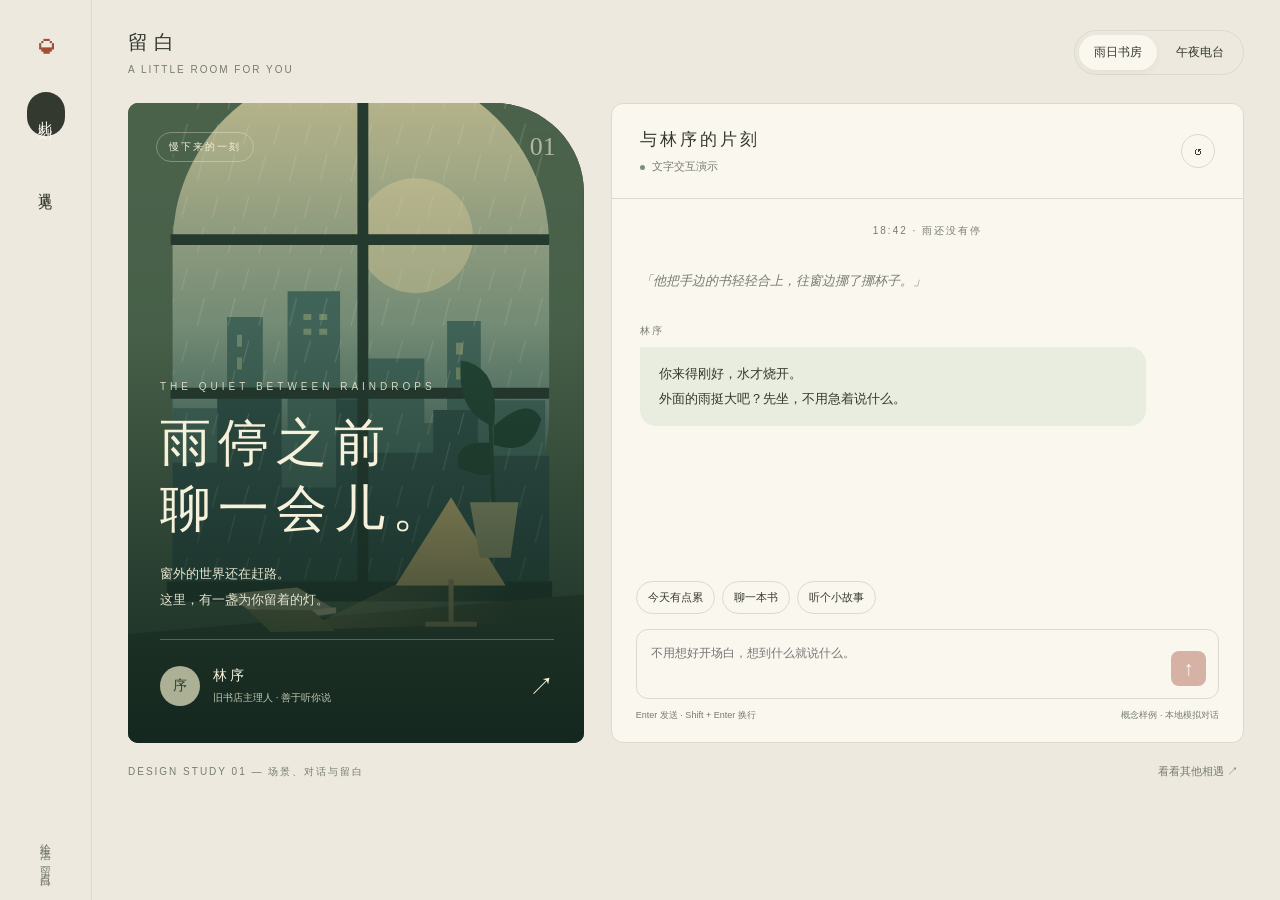
<file: index.html>
<!doctype html>
<html lang="zh-CN"><meta charset="utf-8"><meta name="viewport" content="width=device-width,initial-scale=1"><title>留白 — 雨停之前</title>
<style>
*{box-sizing:border-box}body{margin:0;background:#eee9df;color:#34392f;font-family:Inter,'Segoe UI','Microsoft YaHei',sans-serif;font-size:14px;--accent:#a34d35;--paper:#faf7ef;--line:#dcd9cd;--ink:#34392f;--muted:#777c70;transition:background .5s,color .5s}button,input,textarea{font:inherit}button{cursor:pointer}button:focus-visible,textarea:focus-visible{outline:3px solid #b96b42;outline-offset:4px}button{color:inherit}.shell{max-width:1512px;margin:auto;min-height:100vh;display:grid;grid-template-columns:92px 1fr}.rail{padding:30px 16px;border-right:1px solid var(--line);display:flex;align-items:center;flex-direction:column;gap:28px}.brand{font-family:Georgia,serif;font-size:34px;line-height:1;color:var(--accent)}.rail button{border:0;background:none;writing-mode:vertical-rl;letter-spacing:4px;padding:18px 10px;border-radius:30px}.rail button[aria-pressed=true]{background:var(--ink);color:var(--paper)}.rail .bottom{margin-top:auto;font-size:11px;color:var(--muted);writing-mode:vertical-rl;letter-spacing:3px}.workspace{padding:29px 36px 24px;min-width:0}.top{display:flex;justify-content:space-between;align-items:center;margin-bottom:28px}.wordmark{font-size:20px;letter-spacing:6px}.eyebrow{font-size:10px;letter-spacing:2px;color:var(--muted);text-transform:uppercase}.top .eyebrow{margin-top:8px}.switch{display:flex;border:1px solid var(--line);padding:4px;border-radius:30px;gap:4px}.switch button{border:0;background:none;padding:9px 15px;border-radius:24px;font-size:12px}.switch button[aria-pressed=true]{background:var(--paper);box-shadow:0 2px 8px #0000000b}.layout{display:grid;grid-template-columns:minmax(270px,.9fr) minmax(380px,1.25fr);gap:27px;align-items:stretch}.story{min-height:640px;position:relative;background:#273c34;border-radius:10px 90px 10px 10px;overflow:hidden;color:#f6f1da;isolation:isolate}.art{position:absolute;width:100%;height:100%;inset:0;opacity:.92}.story:after{content:'';position:absolute;inset:0;background:linear-gradient(180deg,#12251c10 10%,#17291e20 35%,#10251eee 100%);z-index:-1}.art{z-index:-2}.story-top{display:flex;justify-content:space-between;margin:29px 28px}.tag{border:1px solid #f6f1da55;border-radius:24px;padding:7px 12px;font-size:10px;letter-spacing:2px}.edition{font-family:Georgia,serif;font-size:26px;opacity:.6}.story-content{position:absolute;left:32px;right:30px;bottom:37px}.tiny{font-size:10px;letter-spacing:4px;color:#d5d7be}.story h1{font-family:Georgia,'Songti SC','SimSun',serif;font-weight:400;font-size:clamp(36px,4vw,58px);line-height:1.3;letter-spacing:7px;margin:18px 0}.story p{line-height:2;font-size:13px;color:#e5e5cf;max-width:290px}.divider{height:1px;background:#ecedc24a;margin:26px 0}.person{display:flex;align-items:center;gap:13px}.avatar{height:40px;width:40px;border-radius:50%;display:grid;place-items:center;background:#acb094;color:#283f30;font-family:'SimSun',serif}.person strong{font-weight:400;letter-spacing:3px}.person small{display:block;font-size:10px;color:#c3c9b2;margin-top:6px}.person .arrow{margin-left:auto;font-size:25px}.conversation{display:flex;flex-direction:column;background:var(--paper);border:1px solid var(--line);border-radius:12px;min-width:0;height:640px}.chat-head{padding:24px 28px;border-bottom:1px solid var(--line);display:flex;justify-content:space-between;align-items:center}.chat-head h2{font-weight:500;letter-spacing:3px;font-size:17px;margin:0 0 6px}.online{font-size:11px;color:var(--muted)}.online:before{content:'';display:inline-block;width:5px;height:5px;border-radius:50%;background:#729577;margin-right:7px}.iconbutton{border:1px solid var(--line);background:transparent;border-radius:50%;width:34px;height:34px;font-size:16px}.messages{flex:1;min-height:0;overflow:auto;padding:25px 28px;scroll-behavior:smooth}.time{text-align:center;color:var(--muted);font-size:10px;letter-spacing:2px;margin-bottom:30px}.narration{font-family:'SimSun',serif;font-style:italic;line-height:2;color:var(--muted);margin:0 0 27px;font-size:13px}.message{max-width:88%;font-size:13px;line-height:1.9;margin-bottom:17px;animation:appear .35s ease both}.message .name{font-size:10px;letter-spacing:2px;color:var(--muted);margin-bottom:7px}.bubble{background:#e9eddf;padding:15px 19px;border-radius:2px 16px 16px 16px;white-space:pre-wrap;overflow-wrap:anywhere}.message.user{margin-left:auto}.user .bubble{background:var(--ink);color:var(--paper);border-radius:16px 2px 16px 16px}.user .name{text-align:right}.composer{padding:0 24px 20px}.suggestions{display:flex;gap:7px;flex-wrap:wrap;margin:0 0 15px}.suggestions button{border:1px solid var(--line);background:transparent;font-size:11px;border-radius:20px;padding:8px 11px}.suggestions button:hover{background:#c4cebb40}.input-wrap{border:1px solid var(--line);background:var(--paper);border-radius:12px;display:flex;align-items:flex-end;padding:12px;gap:8px}.input-wrap textarea{resize:none;width:100%;border:0;outline:none;background:none;color:var(--ink);height:44px;line-height:1.6;font-size:12px}.send{background:var(--accent);border:0;border-radius:8px;color:white;min-width:35px;height:35px;font-size:20px}.send:disabled{opacity:.4;cursor:default}.composer-foot{display:flex;justify-content:space-between;color:var(--muted);font-size:9px;margin-top:10px;gap:10px}.footer{display:flex;justify-content:space-between;align-items:center;margin-top:20px;color:var(--muted);font-size:10px}.footer span{letter-spacing:2px}.footer button{border:0;background:none;color:var(--muted);font-size:11px}.discover{display:none}.discover.open{display:block}.discover h1{font-family:'SimSun',serif;font-size:40px;font-weight:400;margin:45px 0 20px}.discover p{color:var(--muted);line-height:1.8}.cards{display:grid;grid-template-columns:1fr 1fr;gap:24px;margin-top:35px}.card{border:0;text-align:left;min-height:330px;padding:35px;border-radius:12px;color:#f7f0db;background:radial-gradient(ellipse at 70% 20%,#dfc58b 0%,transparent 33%),linear-gradient(145deg,#738878,#243c32 75%);position:relative;overflow:hidden}.card:nth-child(2){background:radial-gradient(circle at 80% 15%,#e3c88c 0 3%,transparent 4%),linear-gradient(150deg,#64878b,#152d3d 65%)}.card:after{content:'◯';font:240px Georgia;position:absolute;right:-40px;bottom:-90px;opacity:.1}.card b{display:block;font-family:'SimSun',serif;font-size:34px;font-weight:400;letter-spacing:4px;margin:70px 0 20px}.card small{letter-spacing:3px}.card em{font-style:normal;display:block;font-size:12px;opacity:.8;line-height:2}.night{background:#172c37;--accent:#b37749;--paper:#223742;--line:#3d5058;--ink:#e4e3d4;--muted:#a2b4b6;color:var(--ink)}.night .bubble{background:#314c54}.night .user .bubble{background:#c2cdca;color:#1f343d}.night .story{background:#172d3c}.night .art{filter:hue-rotate(32deg) saturate(.65) brightness(.8)}.night .story:after{background:linear-gradient(180deg,#10203100,#102434ef)}.night .switch button[aria-pressed=true]{background:#3a5058}.night .rail button[aria-pressed=true]{background:#e4e3d4;color:#223742}@keyframes appear{from{opacity:0;transform:translateY(7px)}to{opacity:1;transform:translateY(0)}}@media(prefers-reduced-motion:reduce){*,*:before,*:after{animation:none!important;transition:none!important;scroll-behavior:auto!important}}@media(max-width:900px){.workspace{padding:22px}.shell{grid-template-columns:65px 1fr}.rail{padding:26px 10px}.layout{grid-template-columns:minmax(210px,.8fr) minmax(300px,1.2fr);gap:16px}.story-content{left:22px}.story h1{font-size:36px}.chat-head,.messages{padding:20px}.composer{padding:0 16px 15px}}@media(max-width:700px){.shell{display:block}.rail{display:none}.workspace{padding:18px 15px}.top{margin-bottom:20px}.wordmark{font-size:18px}.layout{display:block}.story{min-height:215px;border-radius:10px 55px 10px 10px;margin-bottom:16px}.story-top{margin:20px}.story-content{bottom:20px;left:22px}.story h1{font-size:30px;letter-spacing:4px;margin:8px 0}.story p,.story .divider,.story .person,.story .tiny{display:none}.story .art{transform:translateY(-10%)}.conversation{height:590px}.switch button{padding:8px 10px}.cards{grid-template-columns:1fr}.discover h1{font-size:31px}.footer{align-items:flex-start;gap:15px;line-height:1.7}.footer span{letter-spacing:0}.chat-head{padding:18px 20px}.message{max-width:93%}.composer-foot{font-size:9px}}
</style>
<body><div class="shell"><aside class="rail"><div class="brand">◒</div><button id="nav-chat" aria-pressed="true">此刻</button><button id="nav-discover" aria-pressed="false">遇见</button><div class="bottom">给生活，留一点白</div></aside><main class="workspace"><header class="top"><div><div class="wordmark">留白</div><div class="eyebrow">A LITTLE ROOM FOR YOU</div></div><div class="switch" aria-label="场景风格"><button id="warm" aria-pressed="true">雨日书房</button><button id="cool" aria-pressed="false">午夜电台</button></div></header>
<div class="layout" id="chat-view"><section class="story" aria-label="场景插画"><svg class="art" viewBox="0 0 460 690" preserveAspectRatio="xMidYMid slice" role="img" aria-label="雨夜窗边的灯光、书本与远处的城市"><defs><linearGradient id="sky" x2="0" y2="1"><stop stop-color="#d7ce9c"/><stop offset=".62" stop-color="#749583"/><stop offset="1" stop-color="#365449"/></linearGradient><linearGradient id="glow"><stop stop-color="#dfbe73"/><stop offset="1" stop-color="#dfbe7300"/></linearGradient><pattern id="rain" width="31" height="73" patternUnits="userSpaceOnUse"><path d="M15 0L8 28 M29 43L23 65" stroke="#f4f4d3" stroke-opacity=".25" stroke-width="1"/></pattern></defs><rect width="460" height="690" fill="#526b51"/><rect x="45" y="-15" width="380" height="530" rx="180" fill="url(#sky)"/><circle cx="290" cy="156" r="58" fill="#eddea7" opacity=".5"/><path d="M45 330h55v-92h36v115h25V212h53v129h25V280h60v65h23V242h34v80h65v190H45z" fill="#496f63"/><path d="M45 385h45v-76h65v101h55v-89h30v54h68v-43h45v46h72v134H45z" fill="#34564e"/><g fill="#b5c08e" opacity=".55"><path d="M110 256h5v12h-5zM110 279h5v12h-5zM177 235h8v6h-8zM193 235h8v6h-8zM177 250h8v6h-8zM193 250h8v6h-8zM331 264h7v12h-7zM331 289h7v12h-7z"/></g><rect x="45" width="380" height="512" fill="url(#rain)"/><path d="M43 160H425M43 315H425M237 0V518" stroke="#283d31" stroke-width="11"/><path d="M39 505h389v20H39z" fill="#273e30"/><path d="M0 558L460 518v172H0z" fill="#3d4c35"/><path d="M326 420l55 89H270z" fill="#d5bd79"/><path d="M326 503v45m-26 0h52" stroke="#a59562" stroke-width="5"/><path d="M270 508L177 554l210-7-7-39" fill="url(#glow)" opacity=".4"/><path d="M104 517l67-6 38 22-65 8z" fill="#aeb08a"/><path d="M103 522l40 24 67-9v-6l-67 8-40-23z" fill="#ddd2a5"/><path d="M120 533l66 1 23 21-65 1z" fill="#817e50"/><path d="M369 348q-38-12-33-66 41 6 33 66m0 0q36-32 48-7-9 39-48 26m-3-2q-38-3-33 25 34 15 34 1" fill="#244937"/><path d="M365 323l4 112" stroke="#284a35" stroke-width="4"/><path d="M345 425h49l-8 56h-31z" fill="#a8a879"/></svg><div class="story-top"><span class="tag" id="scene-tag">慢下来的一刻</span><span class="edition">01</span></div><div class="story-content"><div class="tiny" id="story-kicker">THE QUIET BETWEEN RAINDROPS</div><h1 id="story-title">雨停之前<br>聊一会儿。</h1><p id="story-copy">窗外的世界还在赶路。<br>这里，有一盏为你留着的灯。</p><div class="divider"></div><div class="person"><div class="avatar">序</div><div><strong id="person-name">林序</strong><small id="person-desc">旧书店主理人 · 善于听你说</small></div><span class="arrow">↗</span></div></div></section>
<section class="conversation" aria-label="聊天交互演示"><header class="chat-head"><div><h2 id="chat-name">与林序的片刻</h2><span class="online">文字交互演示</span></div><button class="iconbutton" id="restart" aria-label="重新开始对话" title="重新开始">↺</button></header><div class="messages" id="messages" role="log" aria-live="polite"></div><form class="composer" id="composer"><div class="suggestions"><button type="button" data-prompt="今天有点累。">今天有点累</button><button type="button" data-prompt="给我推荐一本书吧。">聊一本书</button><button type="button" data-prompt="想听你讲一个小故事。">听个小故事</button></div><div class="input-wrap"><textarea id="message-input" aria-label="输入消息" maxlength="800" placeholder="不用想好开场白，想到什么就说什么。"></textarea><button class="send" id="send" aria-label="发送消息" disabled>↑</button></div><div class="composer-foot"><span>Enter 发送 · Shift + Enter 换行</span><span>概念样例 · 本地模拟对话</span></div></form></section></div>
<section class="discover" id="discover-view"><div class="eyebrow">MEET SOMEONE, FIND YOUR MOMENT</div><h1>在不同的故事里，<br>遇见此刻的自己。</h1><p>一个安静的角落，一段刚刚好的对话。</p><div class="cards"><button class="card" id="card-warm"><small>01 / 雨日书房</small><b>雨停之前</b><em>林序 · 一家旧书店，一盏不急着熄灭的灯。<br>进入场景 ↗</em></button><button class="card" id="card-cool"><small>02 / 午夜电台</small><b>城市慢半拍</b><em>陈屿 · 把今天没说完的话，留给夜色。<br>进入场景 ↗</em></button></div></section>
<footer class="footer"><span>DESIGN STUDY 01 — 场景、对话与留白</span><button id="explore">看看其他相遇 ↗</button></footer></main></div>
<script>
const $=id=>document.getElementById(id);let night=false;let pending=null;
function addMessage(text,user=false){const item=document.createElement('div');item.className='message'+(user?' user':'');const name=document.createElement('div');name.className='name';name.textContent=user?'你':night?'陈屿':'林序';const bubble=document.createElement('div');bubble.className='bubble';bubble.textContent=text;item.append(name,bubble);$('messages').append(item);$('messages').scrollTop=$('messages').scrollHeight}
function reset(){clearTimeout(pending);pending=null;$('messages').replaceChildren();const time=document.createElement('div');time.className='time';time.textContent=night?'00:24 · 城市慢半拍':'18:42 · 雨还没有停';const narration=document.createElement('p');narration.className='narration';narration.textContent=night?'「电台里的音乐渐渐轻了，窗外还有几扇亮着的窗。」':'「他把手边的书轻轻合上，往窗边挪了挪杯子。」';$('messages').append(time,narration);addMessage(night?'晚上好。今天的城市终于安静下来了。\n有什么想说的，或者只是想坐一会儿？':'你来得刚好，水才烧开。\n外面的雨挺大吧？先坐，不用急着说什么。');$('message-input').value='';$('send').disabled=true}
function send(text){text=text.trim();if(!text||pending)return;addMessage(text,true);$('message-input').value='';$('send').disabled=true;pending=setTimeout(()=>{pending=null;let answer;if(/累|难|烦/.test(text))answer='那就先把今天放一放。\n不用马上振作，也不用急着整理好心情。要不要说说，今天最消耗你的那一件事？';else if(/书/.test(text))answer='想起《小王子》里那些关于相遇的片刻。\n你更想读一个温柔的故事，还是一本能让你暂时忘记时间的书？';else if(/故事/.test(text))answer='有家小书店，门口一直放着一把没人的椅子。\n店主说，不是没人来，只是给路过的人留一个“可以停下来”的理由。';else answer=night?'我在听。\n如果把这一刻变成电台里的一首歌，你会给它取什么名字？':'嗯，我在听。\n你可以慢慢说，我们今晚还有很多时间。';addMessage(answer);$('send').disabled=!$('message-input').value.trim()},650)}
function view(discover){$('chat-view').style.display=discover?'none':'';$('discover-view').classList.toggle('open',discover);$('nav-chat').setAttribute('aria-pressed',!discover);$('nav-discover').setAttribute('aria-pressed',discover);$('explore').textContent=discover?'回到此刻 ↗':'看看其他相遇 ↗'}
function theme(value){night=value;document.body.classList.toggle('night',night);$('warm').setAttribute('aria-pressed',!night);$('cool').setAttribute('aria-pressed',night);$('story-title').replaceChildren();const line1=document.createTextNode(night?'城市慢半拍，':'雨停之前');const br=document.createElement('br');$('story-title').append(line1,br,document.createTextNode(night?'你也是。':'聊一会儿。'));$('story-copy').textContent=night?'夜色会接住那些，白天没来得及说的话。':'窗外的世界还在赶路。这里，有一盏为你留着的灯。';$('person-name').textContent=night?'陈屿':'林序';$('person-desc').textContent=night?'午夜电台主播 · 收藏城市的声音':'旧书店主理人 · 善于听你说';$('chat-name').textContent=night?'与陈屿的夜话':'与林序的片刻';$('scene-tag').textContent=night?'晚安之前的一刻':'慢下来的一刻';$('story-kicker').textContent=night?'A FREQUENCY JUST FOR TONIGHT':'THE QUIET BETWEEN RAINDROPS';document.querySelector('.avatar').textContent=night?'屿':'序';document.querySelector('.edition').textContent=night?'02':'01';document.title=night?'留白 — 城市慢半拍':'留白 — 雨停之前';reset()}
$('composer').addEventListener('submit',e=>{e.preventDefault();send($('message-input').value)});$('message-input').addEventListener('input',()=>{$('send').disabled=!!pending||!$('message-input').value.trim()});$('message-input').addEventListener('keydown',e=>{if(e.key==='Enter'&&!e.shiftKey&&!e.isComposing){e.preventDefault();send($('message-input').value)}});document.querySelectorAll('[data-prompt]').forEach(b=>b.addEventListener('click',()=>send(b.dataset.prompt)));$('restart').onclick=reset;$('warm').onclick=()=>theme(false);$('cool').onclick=()=>theme(true);$('nav-chat').onclick=()=>view(false);$('nav-discover').onclick=()=>view(true);$('explore').onclick=()=>view(!$('discover-view').classList.contains('open'));$('card-warm').onclick=()=>{theme(false);view(false)};$('card-cool').onclick=()=>{theme(true);view(false)};reset();
</script></body></html>
</file>
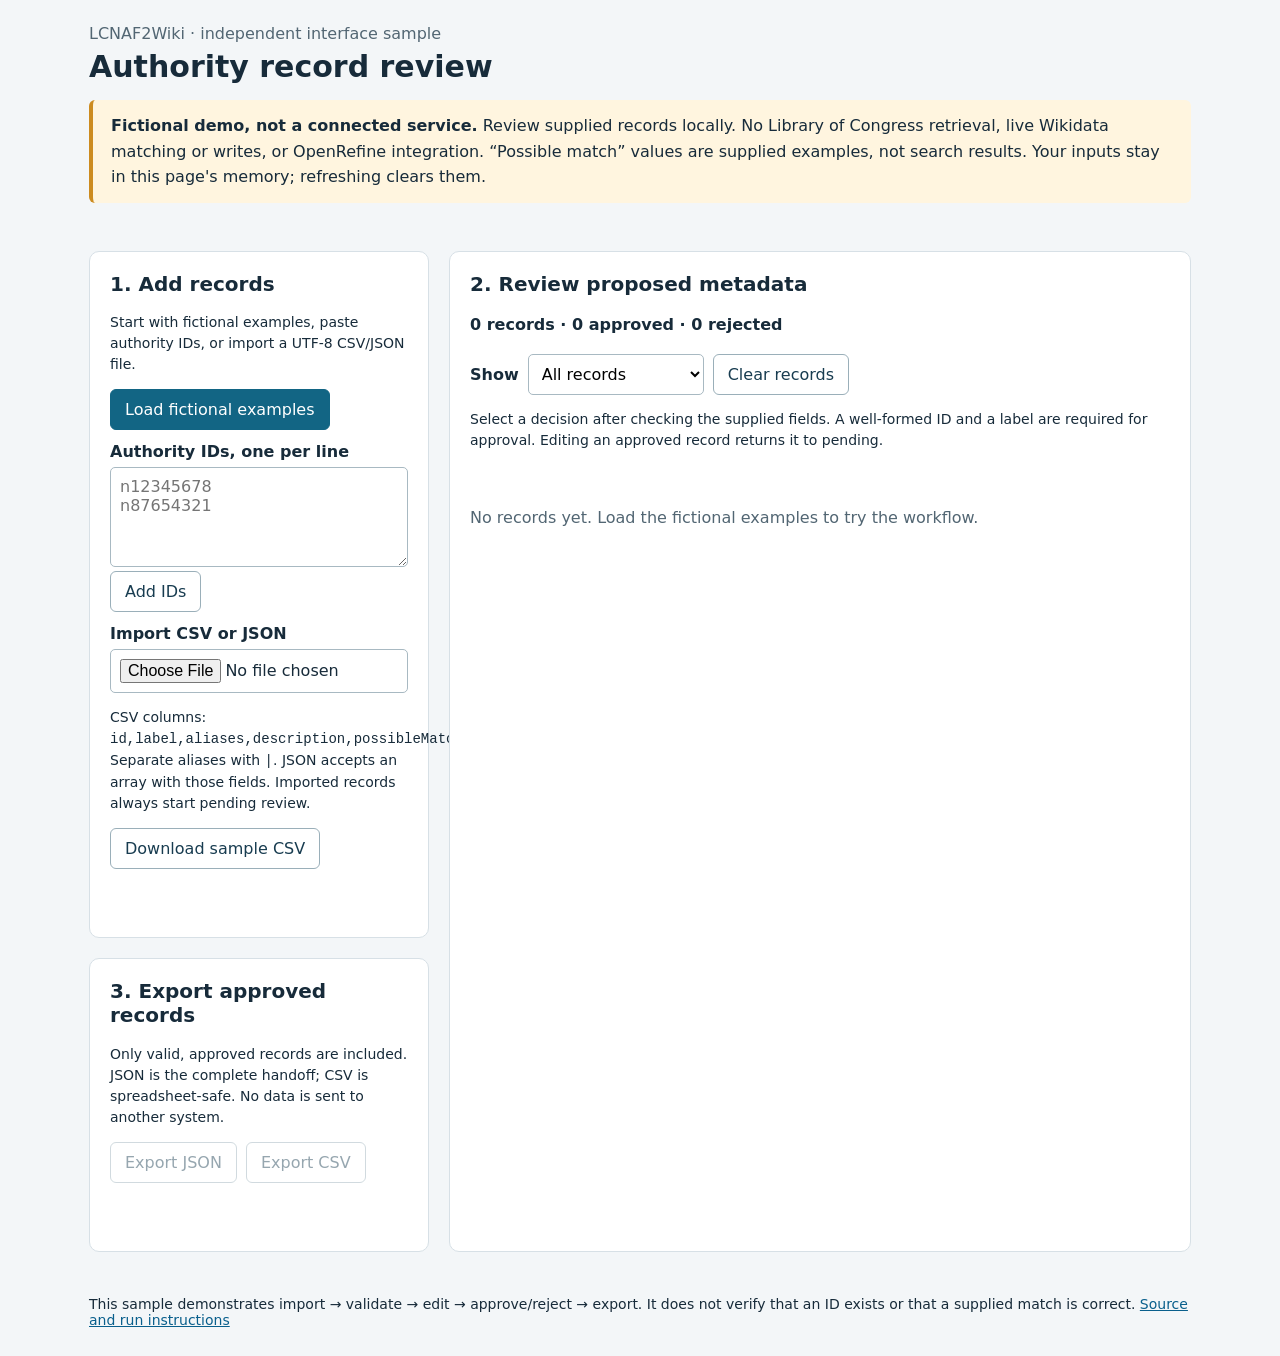
<file: lcnaf-review/index.html>
<!doctype html>
<html lang="en">
<head>
<meta charset="utf-8"><meta name="viewport" content="width=device-width,initial-scale=1">
<meta name="description" content="A fictional, offline authority-record review interface prototype.">
<title>Authority Review — interface prototype</title>
<style>
:root{font-family:system-ui,sans-serif;color:#172b3a;background:#f3f6f8;font-size:16px}*{box-sizing:border-box}body{margin:0}header,main{max-width:1150px;margin:auto;padding:24px}header{padding-bottom:8px}h1{font-size:30px;margin:6px 0}h2{font-size:20px;margin-top:0}p{line-height:1.6}small,.muted{color:#526673}a{color:#095f8c}button,input,textarea,select{font:inherit}button,.file-label{display:inline-block;cursor:pointer;border:1px solid #9aafb9;border-radius:6px;background:#fff;padding:10px 14px;color:#183c50}button.primary{background:#126584;color:#fff;border-color:#126584}button:disabled{opacity:.45;cursor:not-allowed}button:hover:not(:disabled){filter:brightness(.95)}:focus-visible{outline:3px solid #e59c28;outline-offset:3px}input,textarea,select{border:1px solid #a8b9c2;border-radius:5px;background:#fff;padding:9px;max-width:100%}textarea{width:100%;min-height:100px;resize:vertical}label{font-weight:600;display:block;margin:12px 0 6px}.notice{border-left:4px solid #cc8b1f;background:#fff5df;padding:13px 18px;border-radius:6px}.grid{display:grid;grid-template-columns:340px minmax(0,1fr);gap:20px}.panel{background:white;border:1px solid #d7e0e6;border-radius:10px;padding:20px;margin-bottom:20px}.tools{display:flex;gap:9px;flex-wrap:wrap;align-items:center}.tools label{margin:0}.record{border-top:1px solid #d7e0e6;padding:18px 0}.record:first-child{border-top:0}.record h3{margin:0;font-size:18px}.record input{width:100%}.record textarea{min-height:65px}.record .fields{display:grid;grid-template-columns:1fr 1fr;gap:12px}.record .wide{grid-column:1/-1}.tag{padding:3px 9px;border-radius:20px;background:#e8f0f5;font-size:13px}.invalid{color:#9f2727;background:#fff0f0;padding:8px;border-radius:4px}.hint{font-size:14px;line-height:1.5}.status{min-height:24px;margin:12px 0;white-space:pre-wrap;overflow-wrap:anywhere}.status.error{color:#9f2727}#count{font-weight:650}footer{max-width:1150px;margin:auto;padding:0 24px 30px;font-size:14px}.sr-only{position:absolute;width:1px;height:1px;overflow:hidden;clip:rect(0,0,0,0)}@media(max-width:760px){header,main{padding:16px}.grid{grid-template-columns:1fr}.record .fields{grid-template-columns:1fr}.record .wide{grid-column:auto}}
</style></head>
<body>
<header><div class="muted">LCNAF2Wiki · independent interface sample</div><h1>Authority record review</h1>
<p class="notice"><strong>Fictional demo, not a connected service.</strong> Review supplied records locally. No Library of Congress retrieval, live Wikidata matching or writes, or OpenRefine integration. “Possible match” values are supplied examples, not search results. Your inputs stay in this page's memory; refreshing clears them.</p></header>
<main class="grid">
<aside>
<section class="panel"><h2>1. Add records</h2><p class="hint">Start with fictional examples, paste authority IDs, or import a UTF-8 CSV/JSON file.</p>
<button id="demo" class="primary">Load fictional examples</button>
<label for="ids">Authority IDs, one per line</label><textarea id="ids" placeholder="n12345678&#10;n87654321" spellcheck="false"></textarea>
<button id="add">Add IDs</button>
<label for="upload">Import CSV or JSON</label><input id="upload" type="file" accept=".csv,.json,text/csv,application/json">
<p class="hint">CSV columns: <code>id,label,aliases,description,possibleMatch</code>. Separate aliases with <code>|</code>. JSON accepts an array with those fields. Imported records always start pending review.</p>
<button id="sample">Download sample CSV</button>
<div id="import-status" role="status" aria-live="polite" class="status"></div></section>
<section class="panel"><h2>3. Export approved records</h2><p class="hint">Only valid, approved records are included. JSON is the complete handoff; CSV is spreadsheet-safe. No data is sent to another system.</p><div class="tools"><button id="json" disabled>Export JSON</button><button id="csv" disabled>Export CSV</button></div><div id="export-status" role="status" class="status"></div></section>
</aside>
<section class="panel"><h2>2. Review proposed metadata</h2><p id="count" role="status">0 records · 0 approved · 0 rejected</p>
<div class="tools"><label for="filter">Show</label><select id="filter"><option value="all">All records</option><option value="pending">Pending</option><option value="approved">Approved</option><option value="rejected">Rejected</option><option value="invalid">Needs correction</option></select><button id="clear">Clear records</button></div>
<p class="hint">Select a decision after checking the supplied fields. A well-formed ID and a label are required for approval. Editing an approved record returns it to pending.</p>
<div id="review-status" role="status" class="status"></div><div id="records"><p class="muted">No records yet. Load the fictional examples to try the workflow.</p></div></section>
</main>
<footer>This sample demonstrates import → validate → edit → approve/reject → export. It does not verify that an ID exists or that a supplied match is correct. <a href="https://github.com/menwo535-jpg/quiet-room-frontend-demo/tree/main/lcnaf-review">Source and run instructions</a></footer>
<script id="review-core">
const Core = (() => {
  const fields = ['id','label','aliases','description','possibleMatch'];
  function parseCSV(text) {
    text = String(text).replace(/^\uFEFF/, '');
    const rows=[]; let row=[], field='', quoted=false, afterQuote=false;
    for(let i=0;i<text.length;i++) {
      const c=text[i];
      if(quoted) { if(c==='"') {if(text[i+1]==='"'){field+='"';i++;}else{quoted=false;afterQuote=true;}}else field+=c; continue; }
      if(afterQuote && c!==',' && c!=='\r' && c!=='\n') throw new Error('Unexpected text after a closing CSV quote.');
      if(c==='"'){if(field.length||afterQuote)throw new Error('Unexpected quote in CSV.');quoted=true;}
      else if(c===','){row.push(field);field='';afterQuote=false;}
      else if(c==='\r'||c==='\n'){if(c==='\r'&&text[i+1]==='\n')i++;row.push(field);if(row.some(v=>v!==''))rows.push(row);row=[];field='';afterQuote=false;}
      else field+=c;
    }
    if(quoted)throw new Error('Unclosed CSV quote.');
    if(field.length||row.length||afterQuote){row.push(field);if(row.some(v=>v!==''))rows.push(row);}
    if(!rows.length)return [];
    const headers=rows.shift().map(v=>v.trim());
    if(!headers.includes('id'))throw new Error('CSV needs an id column.');
    if(new Set(headers).size!==headers.length)throw new Error('CSV has duplicate column names.');
    return rows.map((cells,i)=>{if(cells.length!==headers.length)throw new Error('CSV row '+(i+2)+' has the wrong number of columns.');const obj={};headers.forEach((h,j)=>{if(fields.includes(h))obj[h]=cells[j];});return obj;});
  }
  function normalize(item) {
    if(!item || typeof item!=='object' || Array.isArray(item))throw new Error('Each record must be an object.');
    const str=k=>typeof item[k]==='string'?item[k].trim():'';
    return {id:str('id').replace(/\s+/g,'').toLowerCase(),label:str('label'),aliases:Array.isArray(item.aliases)?item.aliases.filter(x=>typeof x==='string').map(x=>x.trim()).filter(Boolean):str('aliases').split('|').map(x=>x.trim()).filter(Boolean),description:str('description'),possibleMatch:str('possibleMatch'),decision:'pending'};
  }
  function errors(item){const a=[];if(!/^(n|nb|no|nr|ns)\d{8,10}$/.test(item.id))a.push('ID format needs correction (example: n12345678).');if(!item.label)a.push('Add a label before approval.');return a;}
  function approved(rows){return rows.filter(r=>r.decision==='approved'&&!errors(r).length).map(r=>({id:r.id,label:r.label,aliases:[...r.aliases],description:r.description,possibleMatch:r.possibleMatch}));}
  function csvCell(v){let s=String(v??'');if(/^[\s]*[=+@-]/.test(s))s="'"+s;return '"'+s.replaceAll('"','""')+'"';}
  function toCSV(rows){return fields.map(csvCell).join(',')+'\r\n'+rows.map(r=>fields.map(k=>csvCell(k==='aliases'?r.aliases.join('|'):r[k])).join(',')).join('\r\n')+'\r\n';}
  return {fields,parseCSV,normalize,errors,approved,toCSV};
})();
</script>
<script>
(() => {
  'use strict';
  let records=[];
  const $=id=>document.getElementById(id);
  const samples=[
    {id:'n12345678',label:'Demo Person Alpha',aliases:['Alpha, Demo'],description:'Fictional person for interface review',possibleMatch:'Q000000 — supplied fictional match'},
    {id:'n87654321',label:'Demo Organization Beta',aliases:['Beta Demo'],description:'Fictional organization; no live matching performed',possibleMatch:''},
    {id:'needs-fixing',label:'',aliases:[],description:'Deliberately incomplete example for validation',possibleMatch:''}
  ];
  function message(id,text,error=false){$(id).textContent=text;$(id).classList.toggle('error',error);}
  function importItems(items){
    if(!Array.isArray(items))throw new Error('JSON must contain an array of record objects.');
    if(items.length>1000)throw new Error('This demo accepts up to 1,000 records per import.');
    const normalized=items.map(Core.normalize), seen=new Set(records.map(r=>r.id));let duplicates=0,added=0;
    normalized.forEach(r=>{if(seen.has(r.id)){duplicates++;return;}seen.add(r.id);records.push(r);added++;});
    render();message('import-status',`${added} records added; ${duplicates} duplicate IDs skipped. ${records.filter(r=>Core.errors(r).length).length} records need correction.`);
  }
  function field(label,value,multiline=false){const wrap=document.createElement('div'),input=document.createElement(multiline?'textarea':'input');const id='field-'+Math.random().toString(36).slice(2);input.id=id;input.value=value;const l=document.createElement('label');l.htmlFor=id;l.textContent=label;wrap.append(l,input);return {wrap,input};}
  function render(){
    const approved=Core.approved(records);$('count').textContent=`${records.length} records · ${approved.length} approved · ${records.filter(r=>r.decision==='rejected').length} rejected`;
    $('json').disabled=$('csv').disabled=!approved.length;
    const target=$('records');target.replaceChildren();const filter=$('filter').value;
    const visible=records.filter(r=>filter==='all'||(filter==='invalid'?Core.errors(r).length:r.decision===filter));
    if(!visible.length){const p=document.createElement('p');p.className='muted';p.textContent=records.length?'No records match this filter.':'No records yet. Load the fictional examples to try the workflow.';target.append(p);return;}
    visible.forEach(r=>{
      const article=document.createElement('article');article.className='record';
      const title=document.createElement('h3');title.textContent=r.label||'Record needing a label';const tag=document.createElement('span');tag.className='tag';tag.textContent=r.decision;article.append(title,tag);
      const issues=Core.errors(r);if(issues.length){const p=document.createElement('p');p.className='invalid';p.textContent=issues.join(' ');article.append(p);}
      const fields=document.createElement('div');fields.className='fields';
      for(const [key,label,multi] of [['id','Authority ID',false],['label','Label',false],['aliases','Aliases (separate with |)',false],['possibleMatch','Supplied possible match — not verified',false],['description','Description',true]]){
        const f=field(label,key==='aliases'?r.aliases.join(' | '):r[key],multi);if(multi)f.wrap.className='wide';
        f.input.addEventListener('input',()=>{const val=f.input.value.trim();if(key==='id'){const id=val.replace(/\s+/g,'').toLowerCase();if(records.some(other=>other!==r&&other.id===id)){message('review-status','That ID is already present. The original ID was kept.',true);f.input.value=r.id;return;}r.id=id;}else r[key]=key==='aliases'?val.split('|').map(x=>x.trim()).filter(Boolean):val;r.decision='pending';title.textContent=r.label||'Record needing a label';tag.textContent='pending';select.value='pending';message('review-status','Record updated and returned to pending review.');const approved=Core.approved(records);$('count').textContent=`${records.length} records · ${approved.length} approved · ${records.filter(x=>x.decision==='rejected').length} rejected`;$('json').disabled=$('csv').disabled=!approved.length;});f.input.addEventListener('change',render);fields.append(f.wrap);
      }
      const decision=field('Decision','');const select=document.createElement('select');select.id=decision.input.id;
      for(const [value,label] of [['pending','Pending'],['approved','Approved'],['rejected','Rejected']]){const opt=document.createElement('option');opt.value=value;opt.textContent=label;opt.disabled=value==='approved'&&issues.length>0;select.append(opt);}select.value=r.decision;decision.input.replaceWith(select);
      select.addEventListener('change',()=>{if(select.value==='approved'&&Core.errors(r).length){message('review-status','Correct the ID and label before approval.',true);render();return;}r.decision=select.value;message('review-status','Decision saved. Only valid approved records are exported.');render();});fields.append(decision.wrap);article.append(fields);target.append(article);
    });
  }
  function download(name,text,type){const blob=new Blob([text],{type}),url=URL.createObjectURL(blob),a=document.createElement('a');a.href=url;a.download=name;document.body.append(a);a.click();a.remove();setTimeout(()=>URL.revokeObjectURL(url),1000);}
  $('demo').addEventListener('click',()=>{try{importItems(samples);}catch(e){message('import-status',e.message,true);}});
  $('add').addEventListener('click',()=>{const ids=$('ids').value.split(/\r?\n/).map(x=>x.trim()).filter(Boolean);if(!ids.length){message('import-status','Enter at least one ID.',true);return;}try{importItems(ids.map(id=>({id})));}catch(e){message('import-status',e.message,true);}});
  $('upload').addEventListener('change',async e=>{const file=e.target.files[0];if(!file)return;try{if(file.size>2*1024*1024)throw new Error('Use a file smaller than 2 MB.');const text=await file.text();importItems(file.name.toLowerCase().endsWith('.json')?JSON.parse(text):Core.parseCSV(text));}catch(err){message('import-status','Import failed: '+err.message,true);}finally{e.target.value='';}});
  $('sample').addEventListener('click',()=>download('fictional-authority-records.csv',Core.toCSV(samples),'text/csv;charset=utf-8'));
  $('filter').addEventListener('change',render);
  $('clear').addEventListener('click',()=>{records=[];render();message('review-status','All records cleared.');message('import-status','');message('export-status','');});
  for(const ext of ['json','csv'])$(ext).addEventListener('click',()=>{const rows=Core.approved(records);if(!rows.length)return;download('approved-authority-records.'+ext,ext==='json'?JSON.stringify(rows,null,2):Core.toCSV(rows),ext==='json'?'application/json':'text/csv;charset=utf-8');message('export-status',`Exported ${rows.length} approved records as ${ext.toUpperCase()}.`);});
})();
</script></body></html>
</file>
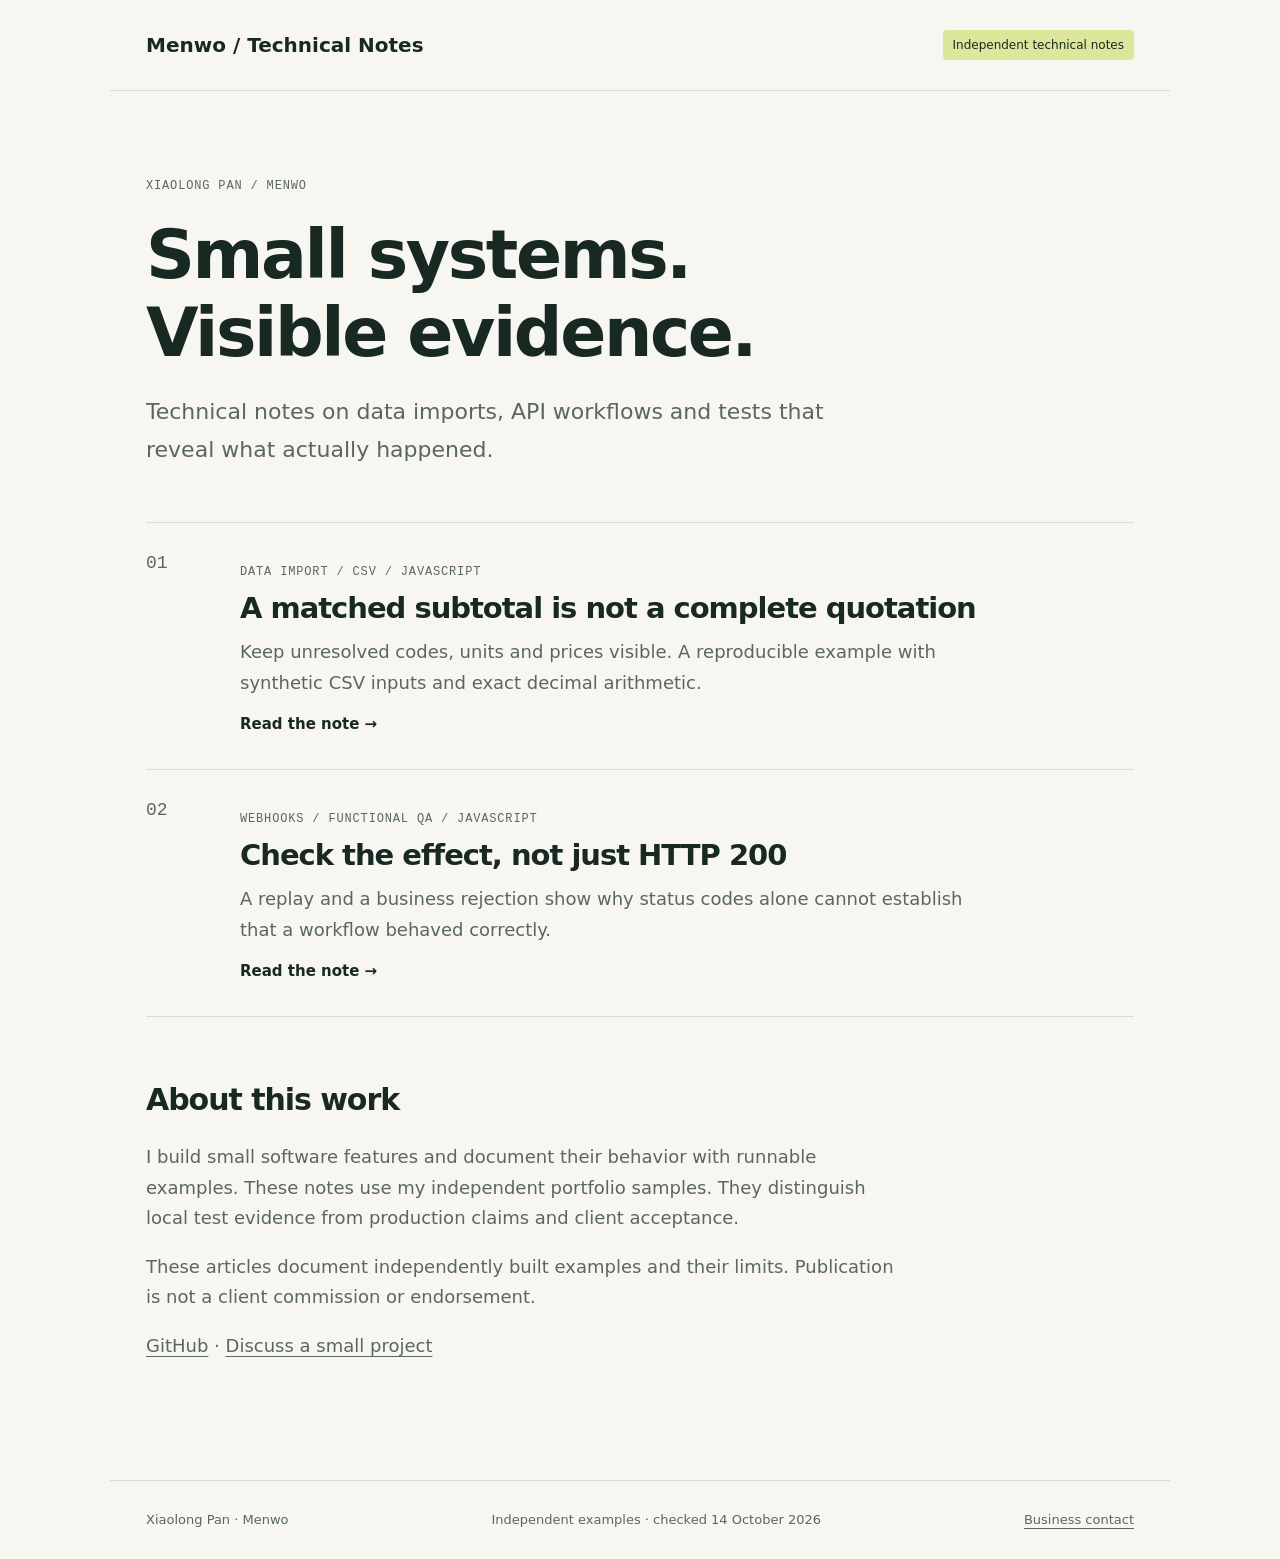
<file: technical-notes/index.html>
<!doctype html><html lang="en" translate="no"><head><meta charset="utf-8"><meta name="viewport" content="width=device-width,initial-scale=1"><title>Home — Menwo Technical Notes</title><link rel="stylesheet" href="style.css"></head><body><header><a class="brand" href="index.html">Menwo / Technical Notes</a><span class="draft">Independent technical notes</span></header><main><section class="hero"><p class="label">Xiaolong Pan / Menwo</p><h1>Small systems.<br>Visible evidence.</h1><p class="intro">Technical notes on data imports, API workflows and tests that reveal what actually happened.</p></section><section class="notes" aria-label="Technical articles"><div class="entry"><span class="number">01</span><div><p class="label">Data import / CSV / JavaScript</p><h2><a href="notes/csv-quote-review.html">A matched subtotal is not a complete quotation</a></h2><p>Keep unresolved codes, units and prices visible. A reproducible example with synthetic CSV inputs and exact decimal arithmetic.</p><a class="read" href="notes/csv-quote-review.html">Read the note →</a></div></div><div class="entry"><span class="number">02</span><div><p class="label">Webhooks / Functional QA / JavaScript</p><h2><a href="notes/workflow-effects.html">Check the effect, not just HTTP 200</a></h2><p>A replay and a business rejection show why status codes alone cannot establish that a workflow behaved correctly.</p><a class="read" href="notes/workflow-effects.html">Read the note →</a></div></div></section><section class="about"><h2>About this work</h2><p>I build small software features and document their behavior with runnable examples. These notes use my independent portfolio samples. They distinguish local test evidence from production claims and client acceptance.</p><p>These articles document independently built examples and their limits. Publication is not a client commission or endorsement.</p><p><a href="https://github.com/menwo535-jpg">GitHub</a> · <a href="mailto:menwo535@gmail.com">Discuss a small project</a></p></section></main><footer><span>Xiaolong Pan · Menwo</span><span>Independent examples · checked 14 October 2026</span><a href="mailto:menwo535@gmail.com">Business contact</a></footer></body></html>
</file>
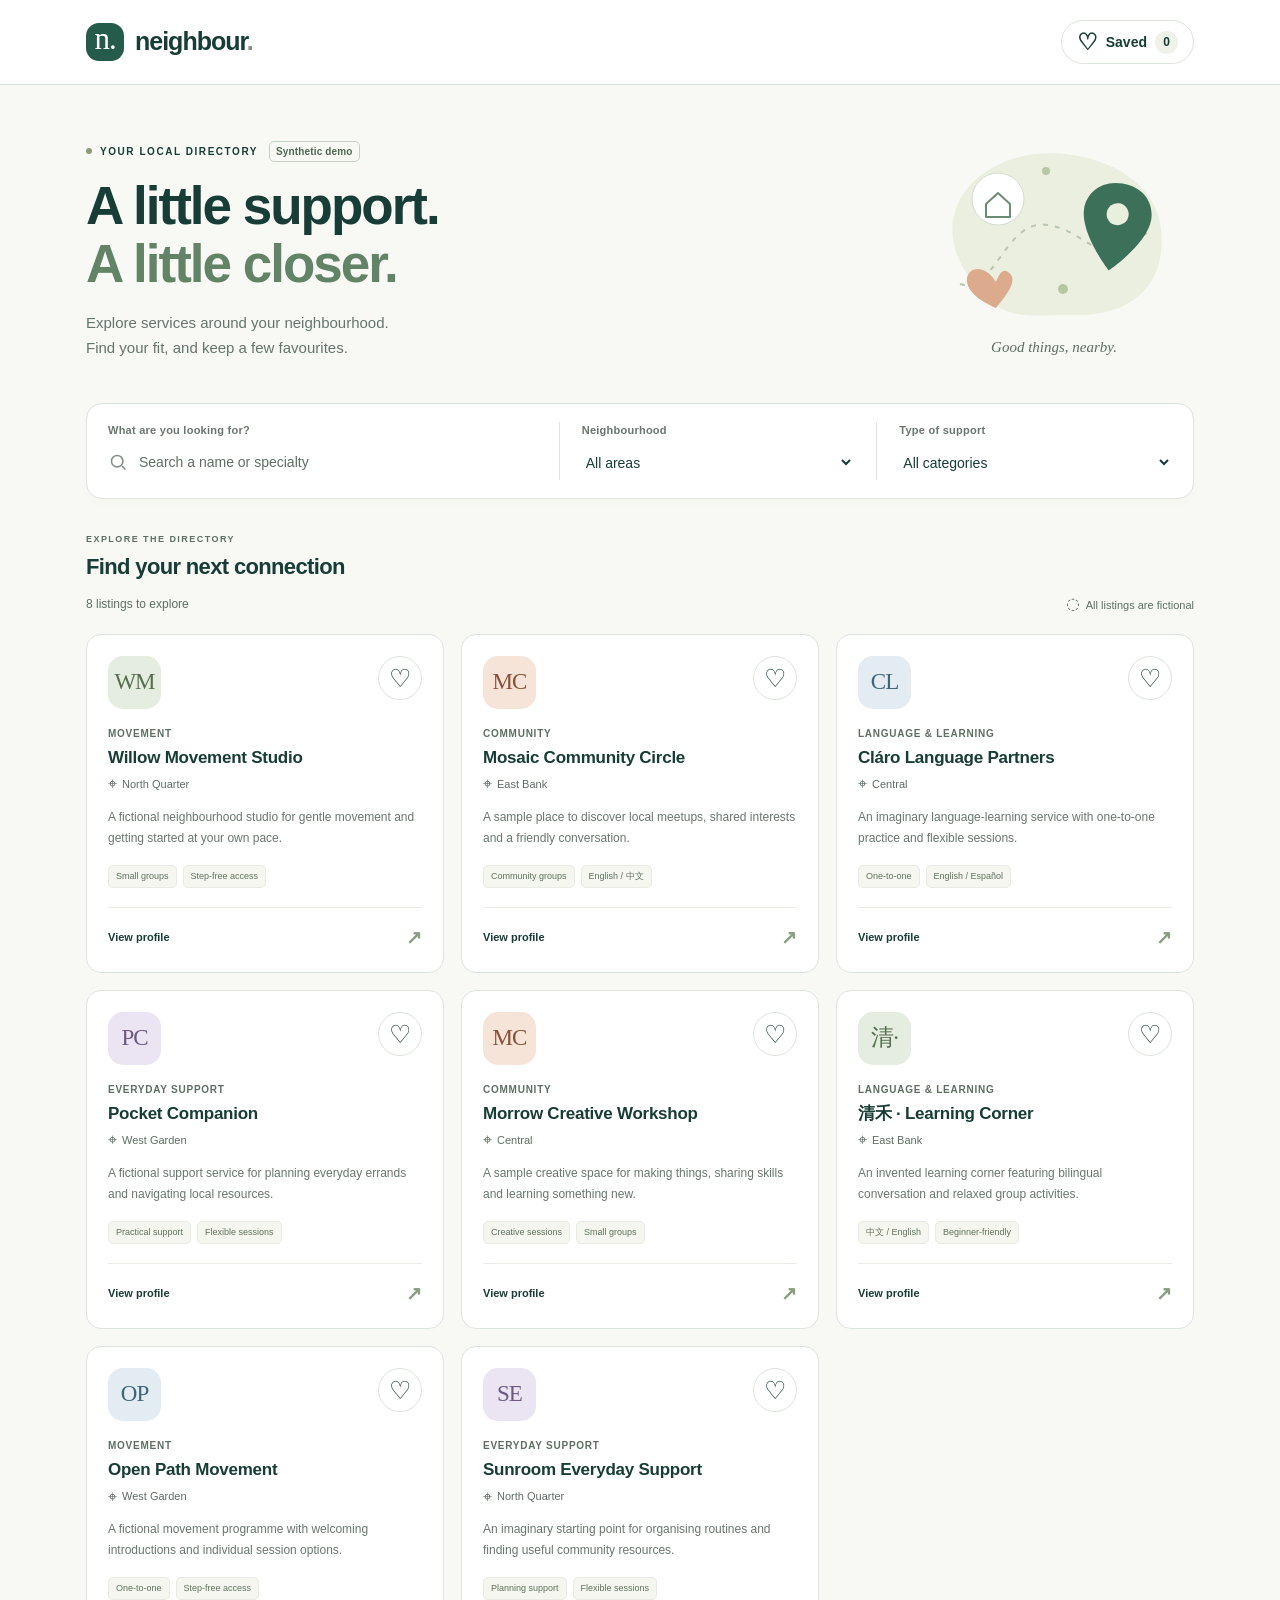
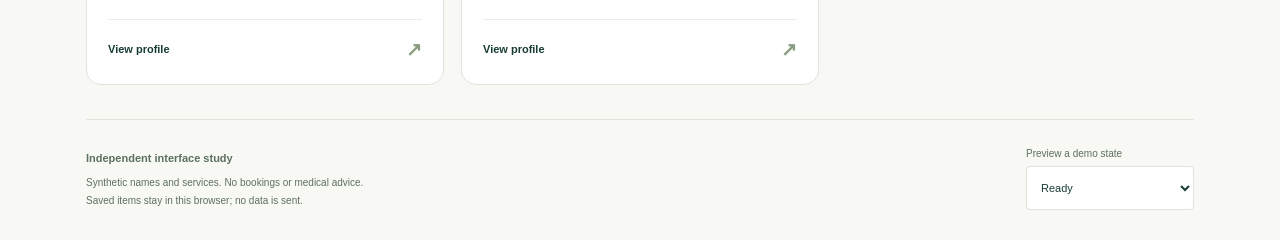
<file: directory-demo.html>
<!doctype html>
<html lang="en" translate="no">
<head>
  <meta charset="utf-8">
  <meta name="viewport" content="width=device-width, initial-scale=1">
  <meta name="color-scheme" content="light">
  <meta name="description" content="An independent directory interface demonstration with fictional providers and local saved lists.">
  <title>Neighbour — Directory demo</title>
  <style>
:root{--ink:#183c36;--muted:#65746d;--paper:#f8f9f5;--green:#245b4b;--line:#dce4dc;--sage:#e4eddf;--peach:#f7e4d9;--blue:#e2ecf2;--lavender:#eae4f3;--focus:#186cba}
*{box-sizing:border-box}body{margin:0;color:var(--ink);background:var(--paper);font-family:Inter,"Segoe UI",Arial,sans-serif;line-height:1.5;-webkit-font-smoothing:antialiased}button,input,select{font:inherit}button,a,input,select{touch-action:manipulation}button{cursor:pointer}a{color:inherit}button:disabled{cursor:default}button:focus-visible,a:focus-visible,input:focus-visible,select:focus-visible{outline:3px solid var(--focus);outline-offset:4px}button{color:var(--ink)}[hidden]{display:none!important}.sr-only{position:absolute;width:1px;height:1px;padding:0;overflow:hidden;clip:rect(0,0,0,0);white-space:nowrap;border:0}.skip-link{position:fixed;top:8px;left:8px;padding:12px;background:#fff;z-index:10;transform:translateY(-160%)}.skip-link:focus{transform:none}.site-header{background:#fff;border-bottom:1px solid var(--line)}.header-inner{max-width:1180px;margin:auto;min-height:84px;padding:16px 36px;display:flex;align-items:center;justify-content:space-between;gap:16px}.brand{display:flex;gap:11px;align-items:center;font-size:25px;font-weight:750;letter-spacing:-1px;text-decoration:none}.brand-mark{display:grid;place-items:center;border-radius:13px;background:var(--green);color:#fff;width:38px;height:38px;font-family:Georgia,serif;font-size:31px;font-weight:400;line-height:1;padding-bottom:7px}.brand-dot{color:#809676}.saved-nav{display:flex;gap:8px;align-items:center;background:#fff;border:1px solid var(--line);border-radius:100px;padding:9px 15px;min-height:44px;font-weight:600;font-size:14px}.saved-nav>span:first-child{font-size:23px;line-height:1}.saved-nav[aria-pressed=true]{background:var(--green);color:#fff;border-color:var(--green)}.saved-count{border-radius:50%;min-width:23px;height:23px;display:grid;place-items:center;background:#eef2ea;font-size:12px;color:var(--ink)}main{max-width:1180px;padding:0 36px;margin:auto}main:focus{outline:none}.intro{display:flex;align-items:center;justify-content:space-between;padding:46px 0 32px;gap:30px}.intro-copy{flex:1}.eyebrow{font-size:10px;font-weight:750;letter-spacing:1.55px;display:flex;align-items:center;gap:8px;margin:0 0 15px}.eyebrow-dot{width:6px;height:6px;flex:0 0 auto;border-radius:50%;background:#8d9d76}.demo-tag{display:inline-flex;align-items:center;border:1px solid #c5d2c3;border-radius:5px;color:#506650;padding:2px 6px;font-size:10px;font-weight:650;letter-spacing:.15px;white-space:nowrap}.eyebrow .demo-tag{margin-left:3px}h1{font-size:clamp(36px,4.4vw,53px);font-weight:650;letter-spacing:-2px;line-height:1.09;margin:0 0 17px}h1 span{color:#628366}.intro-text{color:var(--muted);font-size:15px;line-height:1.7;margin:0}.intro-art{width:280px;max-width:28%;position:relative;padding-bottom:12px}.intro-art svg{display:block;width:100%;height:auto}.art-blob{fill:#ebefdf}.art-path{fill:none;stroke:#b8c7ad;stroke-width:2;stroke-dasharray:5 7}.art-circle{fill:#fff;stroke:#d3decf}.art-house{fill:none;stroke:#6d8c75;stroke-width:2;stroke-linejoin:round}.art-pin{fill:#3d7059;transform:rotate(9deg);transform-origin:201px 100px}.art-hole{fill:#e9efdd;transform:rotate(9deg);transform-origin:201px 100px}.art-leaf{fill:#dcaa8d}.art-spark{fill:#b6c7a4}.art-label{display:block;text-align:center;font-family:Georgia,serif;font-size:15px;font-style:italic;color:#5e6f61;margin-top:-5px}.filter-panel{border:1px solid var(--line);background:#fff;border-radius:16px;padding:18px 21px;display:grid;grid-template-columns:1.45fr 1fr 1fr;gap:22px;box-shadow:0 4px 15px #1c382904}.field-label{display:block;font-size:11px;letter-spacing:.25px;font-weight:700;margin-bottom:7px;color:#69766b}.search-field{min-width:0}.input-wrap{display:flex;align-items:center;gap:10px}.input-wrap svg{width:21px;height:21px;stroke:#809184;fill:none;stroke-width:1.8;flex-shrink:0}input,select{width:100%;min-width:0;border:0;background:#fff;color:var(--ink);font-size:14px;border-radius:4px;min-height:35px}input::placeholder{color:#5e6f61;opacity:1}input{padding:4px 0}select{padding:4px 23px 4px 0}.select-field{border-left:1px solid var(--line);padding-left:22px;min-width:0}.results-heading{display:flex;align-items:center;justify-content:space-between;gap:15px;margin:34px 0 12px}.section-kicker{font-size:9px;letter-spacing:1.45px;color:#5e6f61;font-weight:750;margin:0 0 6px}h2{font-size:22px;letter-spacing:-.65px;line-height:1.25;margin:0;font-weight:650}.text-button{border:0;background:none;text-decoration:underline;text-underline-offset:4px;padding:10px 0;font-size:12px;white-space:nowrap}.text-button span{padding-left:5px}.results-meta{display:flex;gap:10px;justify-content:space-between;align-items:center;color:#5e6f61;font-size:12px;margin-bottom:18px}.results-meta p{margin:0}.sample-note{font-size:11px}.sample-note span{font-size:16px;margin-right:3px}.provider-grid{display:grid;grid-template-columns:repeat(3,minmax(0,1fr));gap:17px}.provider-card{background:#fff;border:1px solid var(--line);border-radius:15px;padding:21px;display:flex;flex-direction:column;min-width:0;position:relative;transition:border-color .15s,box-shadow .15s}.provider-card:hover{border-color:#a7bfa9;box-shadow:0 5px 14px #294c3510}.card-top{display:flex;align-items:flex-start;justify-content:space-between;margin-bottom:17px;gap:12px}.provider-avatar{width:53px;height:53px;flex-shrink:0;border-radius:15px;display:grid;place-items:center;font-family:Georgia,"Noto Serif CJK SC",serif;font-weight:500;font-size:23px;letter-spacing:-1px}.tone-sage{background:var(--sage);color:#536f4d}.tone-peach{background:var(--peach);color:#875237}.tone-blue{background:var(--blue);color:#406579}.tone-lavender{background:var(--lavender);color:#6d587f}.save-button{border:1px solid var(--line);background:#fff;width:37px;height:37px;min-width:37px;display:grid;place-items:center;border-radius:50%;font-size:25px;line-height:1}.save-button[aria-pressed=true]{color:var(--green);background:#edf4e8;border-color:#aac2a2}.category-label{font-size:10px;font-weight:700;color:#5e6f61;text-transform:uppercase;letter-spacing:.75px;margin:0 0 6px}.provider-name{font-size:17px;font-weight:650;letter-spacing:-.25px;line-height:1.3;margin:0 0 7px;overflow-wrap:anywhere}.provider-area{display:flex;align-items:center;gap:5px;color:#5e6f61;font-size:11px;margin:0 0 14px}.provider-area:before{content:'⌖';font-size:16px;line-height:1}.provider-summary{color:#69766e;font-size:12px;line-height:1.75;margin:0 0 16px;overflow-wrap:anywhere}.tags{display:flex;flex-wrap:wrap;gap:6px;list-style:none;padding:0;margin:0 0 19px}.tags li{font-size:9px;color:#61735d;background:#f4f6ef;border:1px solid #e7ebe1;border-radius:5px;padding:4px 7px;overflow-wrap:anywhere;max-width:100%}.profile-button{display:flex;align-items:center;justify-content:space-between;width:100%;border:0;border-top:1px solid #e8ede5;background:none;padding:15px 0 0;margin-top:auto;text-align:left;font-size:11px;font-weight:650;min-height:39px}.profile-button span{font-size:19px;line-height:1;color:#8a9d81}.notice{border:1px solid #e4c79b;background:#fff6e8;padding:12px 15px;color:#70532e;border-radius:10px;font-size:12px;margin-bottom:16px}.state-panel{grid-column:1/-1;border:1px dashed #bdcbb9;border-radius:16px;background:#f0f4eb;min-height:250px;padding:42px 24px;text-align:center;display:flex;flex-direction:column;align-items:center;justify-content:center}.state-symbol{font-size:34px;line-height:1;color:#6e8d69;margin:0 0 12px}.state-panel h3{margin:0 0 8px;font-size:21px;font-weight:650}.state-panel p{margin:0;color:#5e6f61;font-size:13px;max-width:390px;line-height:1.7}.primary-button{border:1px solid var(--green);border-radius:8px;background:var(--green);color:#fff;padding:11px 18px;min-height:44px;font-size:12px;font-weight:650;margin-top:20px}.spinner{width:28px;height:28px;border:3px solid #cfd9c5;border-top-color:var(--green);border-radius:50%;animation:spin 1.2s linear infinite;margin-bottom:18px}@keyframes spin{to{transform:rotate(360deg)}}.demo-footer{display:flex;gap:22px;justify-content:space-between;align-items:center;border-top:1px solid var(--line);margin:34px 0 0;padding:25px 0 30px}.footer-brand{font-size:11px;color:#5b715e;font-weight:650}.demo-footer p{font-size:10px;color:#5e6f61;line-height:1.8;margin:5px 0 0}.scenario-label{min-width:168px;font-size:10px;color:#5e6f61}.scenario-label>span{display:block;margin-bottom:5px}.scenario-label select{border:1px solid var(--line);padding:8px 30px 8px 10px;font-size:11px;background:#fff;min-height:38px}dialog{border:1px solid var(--line);border-radius:20px;max-width:470px;width:calc(100% - 32px);padding:26px;color:var(--ink);box-shadow:0 20px 80px #19382940}dialog::backdrop{background:#173d3566;backdrop-filter:blur(2px)}.dialog-header{display:flex;align-items:center;justify-content:space-between;margin-bottom:24px}.icon-button{background:none;border:1px solid var(--line);border-radius:50%;width:36px;height:36px;font-size:23px;line-height:1}.dialog-avatar{margin-bottom:18px}.dialog-title{font-size:26px;margin:0 0 8px;line-height:1.2}.dialog-summary{font-size:14px;color:var(--muted);line-height:1.7;margin:15px 0}.dialog-note{font-size:11px;color:#5e6f61;background:#f2f5ee;border-radius:8px;padding:12px;line-height:1.7;margin:20px 0 0}dialog>.primary-button{width:100%}
@media(min-width:1450px){main,.header-inner{max-width:1250px}.intro{padding-top:52px}.provider-card{padding:24px}.provider-summary{font-size:13px}}
@media(max-width:960px){.provider-grid{grid-template-columns:repeat(2,minmax(0,1fr))}.intro-art{max-width:30%;width:235px}.filter-panel{gap:16px;padding:17px}.select-field{padding-left:16px}.intro-text{font-size:14px}}
@media(max-width:600px){.header-inner{padding:15px 20px;min-height:73px}.brand{font-size:22px;gap:9px}.brand-mark{width:33px;height:33px;border-radius:11px;font-size:28px}.saved-nav{padding:8px 12px;font-size:12px;gap:6px;min-height:41px}main{padding:0 20px}.intro{padding:29px 0 24px;gap:0}.intro-art{display:none}.eyebrow{font-size:8px;letter-spacing:1.25px;gap:6px;margin-bottom:14px}.eyebrow .demo-tag{font-size:8px;padding:2px 5px;margin-left:1px}h1{font-size:40px;letter-spacing:-1.7px;margin-bottom:14px}.intro-text{font-size:13px;line-height:1.75}.filter-panel{grid-template-columns:1fr 1fr;padding:16px;gap:15px 13px;border-radius:13px}.search-field{grid-column:1/-1;border-bottom:1px solid var(--line);padding-bottom:12px}.select-field{border:0;padding:0}.select-field:last-child{border-left:1px solid var(--line);padding-left:13px}.field-label{font-size:9px;margin-bottom:4px}input,select{font-size:13px;min-height:34px}.results-heading{margin:28px 0 10px;align-items:flex-start}.section-kicker{font-size:8px;letter-spacing:1.2px}h2{font-size:20px;max-width:245px}.text-button{font-size:10px;white-space:normal;padding-top:16px;text-align:right;max-width:70px}.text-button span{display:none}.results-meta{font-size:10px;gap:5px;margin-bottom:14px}.sample-note{font-size:9px}.provider-grid{grid-template-columns:1fr;gap:13px}.provider-card{padding:20px}.card-top{margin-bottom:15px}.provider-avatar{width:49px;height:49px;font-size:22px}.provider-name{font-size:18px}.provider-summary{font-size:12px;line-height:1.75;margin-bottom:13px}.tags{margin-bottom:14px}.tags li{font-size:10px}.profile-button{font-size:12px}.demo-footer{flex-direction:column;align-items:stretch;gap:17px;margin-top:28px;padding-top:22px}.scenario-label{max-width:240px}.demo-footer p{font-size:10px}.state-panel{padding:36px 20px;min-height:260px}.state-panel h3{font-size:19px}dialog{padding:22px}.wide-only{display:none}}
@media(prefers-reduced-motion:reduce){*{animation:none!important;transition:none!important}}
.save-button,.icon-button{min-width:44px;min-height:44px}.profile-button{min-height:44px}.scenario-label select{min-height:44px}
@media(max-width:600px){.saved-nav{min-height:44px}input,select{font-size:16px;min-height:38px}.provider-summary{font-size:13px}}
@media(max-width:420px){.filter-panel{grid-template-columns:1fr;gap:12px}.select-field:last-child{border-left:0;border-top:1px solid var(--line);padding-left:0;padding-top:10px}input,select{min-height:44px}}

</style>
</head>
<body>
  <a class="skip-link" href="#main">Skip to directory</a>
  <header class="site-header">
    <div class="header-inner">
      <a class="brand" href="#main" aria-label="Neighbour directory"><span class="brand-mark" aria-hidden="true">n.</span><span>neighbour<span class="brand-dot">.</span></span></a>
      <button class="saved-nav" id="saved-toggle" type="button" aria-pressed="false"><span aria-hidden="true">♡</span> Saved <span class="saved-count" id="saved-count">0</span></button>
    </div>
  </header>
  <main id="main" tabindex="-1">
    <section class="intro" aria-labelledby="page-title">
      <div class="intro-copy">
        <p class="eyebrow"><span class="eyebrow-dot" aria-hidden="true"></span> YOUR LOCAL DIRECTORY <span class="demo-tag">Synthetic demo</span></p>
        <h1 id="page-title">A little support.<br><span>A little closer.</span></h1>
        <p class="intro-text">Explore services around your neighbourhood.<br class="wide-only"> Find your fit, and keep a few favourites.</p>
      </div>
      <div class="intro-art" aria-hidden="true">
        <svg viewBox="0 0 280 210" focusable="false"><path class="art-blob" d="M58 150C18 99 43 46 98 28s142 7 149 69-35 88-86 87-68 10-103-34Z"/><path class="art-path" d="M46 153C81 164 91 87 134 94s43 45 99 8"/><circle class="art-circle" cx="84" cy="68" r="26"/><path class="art-house" d="m72 73 12-11 12 11v13H72Z"/><path class="art-pin" d="M201 52c-22 0-34 15-34 31 0 25 34 57 34 57s34-32 34-57c0-16-12-31-34-31Z"/><circle class="art-hole" cx="201" cy="83" r="11"/><path class="art-leaf" d="M82 151c-13-21-31-13-29 0s20 22 29 26c12-15 23-29 12-36-6-4-9 3-12 10Z"/><circle class="art-spark" cx="132" cy="40" r="4"/><circle class="art-spark" cx="149" cy="158" r="5"/></svg>
        <span class="art-label">Good things, nearby.</span>
      </div>
    </section>

    <section class="directory" aria-labelledby="directory-heading">
      <div class="filter-panel">
        <label class="search-field" for="search"><span class="field-label">What are you looking for?</span><span class="input-wrap"><svg viewBox="0 0 24 24" aria-hidden="true"><circle cx="10.5" cy="10.5" r="6.5"/><path d="m16 16 4 4"/></svg><input id="search" type="search" placeholder="Search a name or specialty" maxlength="100" autocomplete="off"></span></label>
        <label class="select-field" for="area"><span class="field-label">Neighbourhood</span><select id="area"><option value="">All areas</option></select></label>
        <label class="select-field" for="category"><span class="field-label">Type of support</span><select id="category"><option value="">All categories</option></select></label>
      </div>
      <div class="results-heading">
        <div><p class="section-kicker" id="section-kicker">EXPLORE THE DIRECTORY</p><h2 id="directory-heading">Find your next connection</h2></div>
        <button type="button" class="text-button" id="reset-filters" hidden>Reset filters <span aria-hidden="true">↗</span></button>
      </div>
      <div class="results-meta"><p id="result-count">Preparing directory…</p><span class="sample-note"><span aria-hidden="true">◌</span> All listings are fictional</span></div>
      <div class="notice" id="storage-notice" role="status" hidden></div>
      <p id="announcer" class="sr-only" role="status" aria-live="polite" aria-atomic="true"></p>
      <div class="provider-grid" id="results" aria-busy="true"></div>
      <noscript><div class="state-panel"><h3>JavaScript is needed for this demo</h3><p>Enable JavaScript to explore the fictional directory and saved-list interactions.</p></div></noscript>
    </section>

    <footer class="demo-footer">
      <div><span class="footer-brand">Independent interface study</span><p>Synthetic names and services. No bookings or medical advice.<br>Saved items stay in this browser; no data is sent.</p></div>
      <label class="scenario-label" for="scenario"><span>Preview a demo state</span><select id="scenario"><option value="ready">Ready</option><option value="loading">Loading</option><option value="empty">Empty directory</option><option value="invalid">Invalid data</option></select></label>
    </footer>
  </main>
  <dialog id="profile-dialog" aria-labelledby="profile-title" aria-describedby="profile-summary">
    <div class="dialog-header"><span class="demo-tag">Synthetic profile</span><button class="icon-button" id="close-dialog" type="button" aria-label="Close profile">×</button></div>
    <div id="profile-content"></div>
    <p class="dialog-note">This is an invented listing for a design demonstration. Contact details, booking and service availability are intentionally not provided.</p>
    <button type="button" class="primary-button" id="profile-done">Back to directory</button>
  </dialog>
<script>
(function (root, factory) {
  const api = factory();
  if (typeof module === 'object' && module.exports) module.exports = api;
  else root.DirectoryCore = api;
})(typeof globalThis === 'object' ? globalThis : this, function () {
  'use strict';

  const ID = /^[a-z0-9][a-z0-9-]{0,63}$/;
  const ALLOWED_FIELDS = ['id', 'name', 'area', 'category', 'summary', 'tags', 'tone'];
  const TONES = new Set(['sage', 'peach', 'blue', 'lavender']);

  function wellFormed(value) {
    for (let i = 0; i < value.length; i += 1) {
      const code = value.charCodeAt(i);
      if (code >= 0xd800 && code <= 0xdbff) {
        const next = value.charCodeAt(i + 1);
        if (!(next >= 0xdc00 && next <= 0xdfff)) return false;
        i += 1;
      } else if (code >= 0xdc00 && code <= 0xdfff) return false;
    }
    return true;
  }

  function text(value, field, max) {
    if (typeof value !== 'string' || !wellFormed(value)) {
      throw new TypeError(`${field} must be valid Unicode text.`);
    }
    const result = value.trim().normalize('NFC');
    if (!result || Array.from(result).length > max || /[\u0000-\u001f\u007f]/.test(result)) {
      throw new TypeError(`${field} is empty, too long, or contains control characters.`);
    }
    return result;
  }

  // An invalid batch fails together: duplicate identity must not save the wrong card.
  function validateProviders(input) {
    if (!Array.isArray(input) || input.length > 250) {
      throw new TypeError('A directory must be an array of up to 250 entries.');
    }
    const seen = new Set();
    return Array.from(input).map((item) => {
      if (!item || typeof item !== 'object' || Array.isArray(item)) {
        throw new TypeError('Each directory entry must be an object.');
      }
      if (Object.keys(item).some((key) => !ALLOWED_FIELDS.includes(key))) {
        throw new TypeError('A directory entry contains an unsupported field.');
      }
      if (typeof item.id !== 'string' || !ID.test(item.id) || seen.has(item.id)) {
        throw new TypeError('Directory IDs must be valid and unique.');
      }
      seen.add(item.id);
      if (!Array.isArray(item.tags) || item.tags.length > 4) {
        throw new TypeError('Tags must be an array of up to four labels.');
      }
      if (!TONES.has(item.tone)) throw new TypeError('Unknown card tone.');
      return Object.freeze({
        id: item.id,
        name: text(item.name, 'Name', 80),
        area: text(item.area, 'Area', 50),
        category: text(item.category, 'Category', 50),
        summary: text(item.summary, 'Summary', 220),
        tags: Object.freeze([...new Set(Array.from(item.tags).map((tag) => text(tag, 'Tag', 36)))]),
        tone: item.tone,
      });
    });
  }

  function folded(value) {
    return value.normalize('NFKD').replace(/\p{M}/gu, '').toLocaleLowerCase('en').trim().replace(/\s+/gu, ' ');
  }

  // Query tokens are ANDed; accents and case are ignored. Chinese and emoji stay intact.
  function filterProviders(providers, filters = {}, savedIds = []) {
    if (typeof filters.query === 'string' && !wellFormed(filters.query)) return [];
    const query = typeof filters.query === 'string' ? filters.query : '';
    const tokens = folded(query).split(' ').filter(Boolean);
    const saved = new Set(savedIds);
    return providers.filter((provider) => {
      if (filters.area && provider.area !== filters.area) return false;
      if (filters.category && provider.category !== filters.category) return false;
      if (filters.savedOnly && !saved.has(provider.id)) return false;
      const haystack = folded([provider.name, provider.area, provider.category, ...provider.tags].join(' '));
      return tokens.every((token) => haystack.includes(token));
    });
  }

  function facets(providers, field) {
    if (field !== 'area' && field !== 'category') throw new TypeError('Unsupported filter.');
    return [...new Set(providers.map((provider) => provider[field]))].sort((a, b) => a.localeCompare(b, 'en'));
  }

  function readSaved(raw, knownIds) {
    if (raw === null || raw === undefined) return { ids: [], warning: false };
    try {
      if (typeof raw !== 'string' || raw.length > 20_000) throw new TypeError('Invalid saved list.');
      const parsed = JSON.parse(raw);
      if (!Array.isArray(parsed) || parsed.length > 250 || parsed.some((id) => typeof id !== 'string' || !ID.test(id))) {
        throw new TypeError('Invalid saved list.');
      }
      const known = new Set(knownIds);
      return { ids: [...new Set(parsed)].filter((id) => known.has(id)), warning: false };
    } catch (_) {
      return { ids: [], warning: true };
    }
  }

  function toggleSaved(ids, id, knownIds) {
    if (!knownIds.includes(id)) throw new TypeError('Cannot save an unknown provider.');
    const current = readSaved(JSON.stringify(ids), knownIds).ids;
    return current.includes(id) ? current.filter((entry) => entry !== id) : [...current, id];
  }

  return Object.freeze({ validateProviders, filterProviders, facets, readSaved, toggleSaved, wellFormed });
});

</script>
<script>
// All names, areas and services below are invented demonstration content.
(function (root, factory) {
  const data = factory();
  if (typeof module === 'object' && module.exports) module.exports = data;
  else root.DirectorySample = data;
})(typeof globalThis === 'object' ? globalThis : this, function () {
  return [
    { id: 'willow-studio', name: 'Willow Movement Studio', area: 'North Quarter', category: 'Movement', summary: 'A fictional neighbourhood studio for gentle movement and getting started at your own pace.', tags: ['Small groups', 'Step-free access'], tone: 'sage' },
    { id: 'mosaic-circle', name: 'Mosaic Community Circle', area: 'East Bank', category: 'Community', summary: 'A sample place to discover local meetups, shared interests and a friendly conversation.', tags: ['Community groups', 'English / 中文'], tone: 'peach' },
    { id: 'claro-language', name: 'Cláro Language Partners', area: 'Central', category: 'Language & learning', summary: 'An imaginary language-learning service with one-to-one practice and flexible sessions.', tags: ['One-to-one', 'English / Español'], tone: 'blue' },
    { id: 'pocket-companion', name: 'Pocket Companion', area: 'West Garden', category: 'Everyday support', summary: 'A fictional support service for planning everyday errands and navigating local resources.', tags: ['Practical support', 'Flexible sessions'], tone: 'lavender' },
    { id: 'morrow-workshop', name: 'Morrow Creative Workshop', area: 'Central', category: 'Community', summary: 'A sample creative space for making things, sharing skills and learning something new.', tags: ['Creative sessions', 'Small groups'], tone: 'peach' },
    { id: 'qinghe-learning', name: '清禾 · Learning Corner', area: 'East Bank', category: 'Language & learning', summary: 'An invented learning corner featuring bilingual conversation and relaxed group activities.', tags: ['中文 / English', 'Beginner-friendly'], tone: 'sage' },
    { id: 'open-path', name: 'Open Path Movement', area: 'West Garden', category: 'Movement', summary: 'A fictional movement programme with welcoming introductions and individual session options.', tags: ['One-to-one', 'Step-free access'], tone: 'blue' },
    { id: 'sunroom-support', name: 'Sunroom Everyday Support', area: 'North Quarter', category: 'Everyday support', summary: 'An imaginary starting point for organising routines and finding useful community resources.', tags: ['Planning support', 'Flexible sessions'], tone: 'lavender' },
  ];
});

</script>
<script>
(function () {
  'use strict';
  const Core = window.DirectoryCore;
  const STORAGE_KEY = 'neighbour-directory-demo:saved:v1';
  const byId = (id) => document.getElementById(id);
  const search = byId('search');
  const area = byId('area');
  const category = byId('category');
  const scenario = byId('scenario');
  const results = byId('results');
  const dialog = byId('profile-dialog');
  const notice = byId('storage-notice');
  let saved = [];
  let savedOnly = false;
  let providers = [];
  let knownIds = [];
  let dataError = false;
  let storageWritable = true;

  // Data is always inserted as text, never HTML, URLs, selectors or event attributes.
  function element(tag, className, content) {
    const node = document.createElement(tag);
    if (className) node.className = className;
    if (content !== undefined) node.textContent = content;
    return node;
  }

  function showNotice(message) {
    notice.textContent = message;
    notice.hidden = !message;
  }

  try {
    providers = Core.validateProviders(window.DirectorySample);
    knownIds = providers.map((provider) => provider.id);
  } catch (_) {
    dataError = true;
  }

  function loadSaved() {
    try {
      const result = Core.readSaved(window.localStorage.getItem(STORAGE_KEY), knownIds);
      saved = result.ids;
      if (result.warning) showNotice('Your saved list could not be read. You can start a new list here.');
    } catch (_) {
      storageWritable = false;
      showNotice('Browser storage is unavailable. Saved items will last for this page visit only.');
    }
  }
  loadSaved();

  function populate(select, field) {
    for (const value of Core.facets(providers, field)) {
      const option = element('option', '', value);
      option.value = value;
      select.append(option);
    }
  }
  populate(area, 'area');
  populate(category, 'category');

  function avatar(provider) {
    const letters = provider.name.split(/\s+/u).slice(0, 2).map((part) => Array.from(part)[0]).join('');
    const node = element('span', `provider-avatar tone-${provider.tone}`, letters);
    node.setAttribute('aria-hidden', 'true');
    return node;
  }

  function tags(provider) {
    const list = element('ul', 'tags');
    list.setAttribute('aria-label', 'Listing features');
    for (const tag of provider.tags) list.append(element('li', '', tag));
    return list;
  }

  function openProfile(provider) {
    const container = byId('profile-content');
    container.replaceChildren();
    const badge = avatar(provider);
    badge.classList.add('dialog-avatar');
    const title = element('h2', 'dialog-title', provider.name);
    title.id = 'profile-title';
    const summary = element('p', 'dialog-summary', provider.summary);
    summary.id = 'profile-summary';
    container.append(badge, element('p', 'category-label', provider.category), title, element('p', 'provider-area', provider.area), summary, tags(provider));
    dialog.showModal();
  }

  function saveProvider(provider) {
    saved = Core.toggleSaved(saved, provider.id, knownIds);
    if (storageWritable) {
      try {
        window.localStorage.setItem(STORAGE_KEY, JSON.stringify(saved));
        showNotice('');
      } catch (_) {
        storageWritable = false;
        showNotice('This browser could not save your list. Changes will last for this page visit only.');
      }
    }
    const nowSaved = saved.includes(provider.id);
    render();
    // Re-rendered cards otherwise remove keyboard focus, especially on unsave.
    const replacement = Array.from(results.querySelectorAll('.save-button')).find((button) => button.dataset.providerId === provider.id);
    if (replacement) replacement.focus();
    else byId('saved-toggle').focus();
    byId('announcer').textContent = `${provider.name} ${nowSaved ? 'saved' : 'removed from saved list'}. ${byId('result-count').textContent}`;
  }

  function card(provider) {
    const article = element('article', 'provider-card');
    const top = element('div', 'card-top');
    const isSaved = saved.includes(provider.id);
    const save = element('button', 'save-button', isSaved ? '♥' : '♡');
    save.type = 'button';
    save.dataset.providerId = provider.id;
    save.setAttribute('aria-label', `${isSaved ? 'Remove' : 'Save'} ${provider.name}${isSaved ? ' from saved list' : ''}`);
    save.setAttribute('aria-pressed', String(isSaved));
    save.addEventListener('click', () => saveProvider(provider));
    top.append(avatar(provider), save);
    const view = element('button', 'profile-button', 'View profile');
    view.type = 'button';
    view.setAttribute('aria-label', `View profile: ${provider.name}`);
    const arrow = element('span', '', '↗');
    arrow.setAttribute('aria-hidden', 'true');
    view.append(arrow);
    view.addEventListener('click', () => openProfile(provider));
    article.append(top, element('p', 'category-label', provider.category), element('h3', 'provider-name', provider.name), element('p', 'provider-area', provider.area), element('p', 'provider-summary', provider.summary), tags(provider), view);
    return article;
  }

  function statePanel(title, body, actionLabel, action, loading = false) {
    const panel = element('div', 'state-panel');
    const symbol = element('span', loading ? 'spinner' : 'state-symbol', loading ? '' : '◌');
    symbol.setAttribute('aria-hidden', 'true');
    panel.append(symbol, element('h3', '', title), element('p', '', body));
    if (action) {
      const button = element('button', 'primary-button', actionLabel);
      button.type = 'button';
      button.addEventListener('click', action);
      panel.append(button);
    }
    results.append(panel);
  }

  function ready() {
    scenario.value = 'ready';
    render();
    search.focus();
  }

  function resetFilters() {
    search.value = '';
    area.value = '';
    category.value = '';
    savedOnly = false;
    render();
    search.focus();
  }

  function render() {
    results.replaceChildren();
    byId('saved-count').textContent = String(saved.length);
    byId('saved-toggle').setAttribute('aria-pressed', String(savedOnly));
    byId('section-kicker').textContent = savedOnly ? 'YOUR PERSONAL SHORTLIST' : 'EXPLORE THE DIRECTORY';
    byId('directory-heading').textContent = savedOnly ? 'A few favourites, together' : 'Find your next connection';
    byId('reset-filters').hidden = !(search.value || area.value || category.value || savedOnly);
    const mode = scenario.value;
    results.setAttribute('aria-busy', String(mode === 'loading'));
    const count = byId('result-count');

    if (mode === 'loading') {
      count.textContent = 'Loading demo listings…';
      statePanel('Finding your neighbourhood', 'This preview simulates loading. Return to the ready state to explore the directory.', 'Show ready state', ready, true);
    } else if (dataError || mode === 'invalid') {
      // The scenario uses the actual validator, rather than just hiding healthy cards.
      let rejected = dataError;
      if (!dataError) {
        try { Core.validateProviders([...window.DirectorySample, window.DirectorySample[0]]); }
        catch (_) { rejected = true; }
      }
      count.textContent = rejected ? 'Directory unavailable' : 'Unexpected demo state';
      statePanel('We couldn’t load these listings', 'The sample data did not pass our checks. No partial or incorrect listings are shown.', dataError ? null : 'Return to ready state', dataError ? null : ready);
    } else if (mode === 'empty') {
      count.textContent = '0 demo listings';
      statePanel('A new neighbourhood awaits', 'There are no listings in this sample directory yet. Preview the ready state to see the complete design.', 'Show sample listings', ready);
    } else {
      const matches = Core.filterProviders(providers, { query: search.value, area: area.value, category: category.value, savedOnly }, saved);
      count.textContent = `${matches.length} ${matches.length === 1 ? 'listing' : 'listings'}${savedOnly ? ' in your saved view' : ' to explore'}`;
      if (matches.length) for (const provider of matches) results.append(card(provider));
      else if (savedOnly && saved.length === 0) statePanel('Keep the ones you like', 'Tap a heart on any listing to start your personal shortlist. No account needed.', 'Explore the directory', resetFilters);
      else statePanel('Nothing here just yet', 'Try another name, neighbourhood or type of support. A broader search may help.', 'Clear filters', resetFilters);
    }
    byId('announcer').textContent = count.textContent;
  }

  search.addEventListener('input', render);
  area.addEventListener('change', render);
  category.addEventListener('change', render);
  scenario.addEventListener('change', render);
  byId('reset-filters').addEventListener('click', resetFilters);
  byId('saved-toggle').addEventListener('click', () => { savedOnly = !savedOnly; render(); });
  byId('close-dialog').addEventListener('click', () => dialog.close());
  byId('profile-done').addEventListener('click', () => dialog.close());
  window.addEventListener('storage', (event) => {
    if (event.key !== STORAGE_KEY && event.key !== null) return;
    const result = Core.readSaved(event.key === null ? null : event.newValue, knownIds);
    saved = result.ids;
    showNotice(result.warning ? 'The saved list in another tab could not be read. This view has been reset.' : 'Your saved list was updated in another tab.');
    render();
  });
  render();
})();

</script>
</body>
</html>
</file>
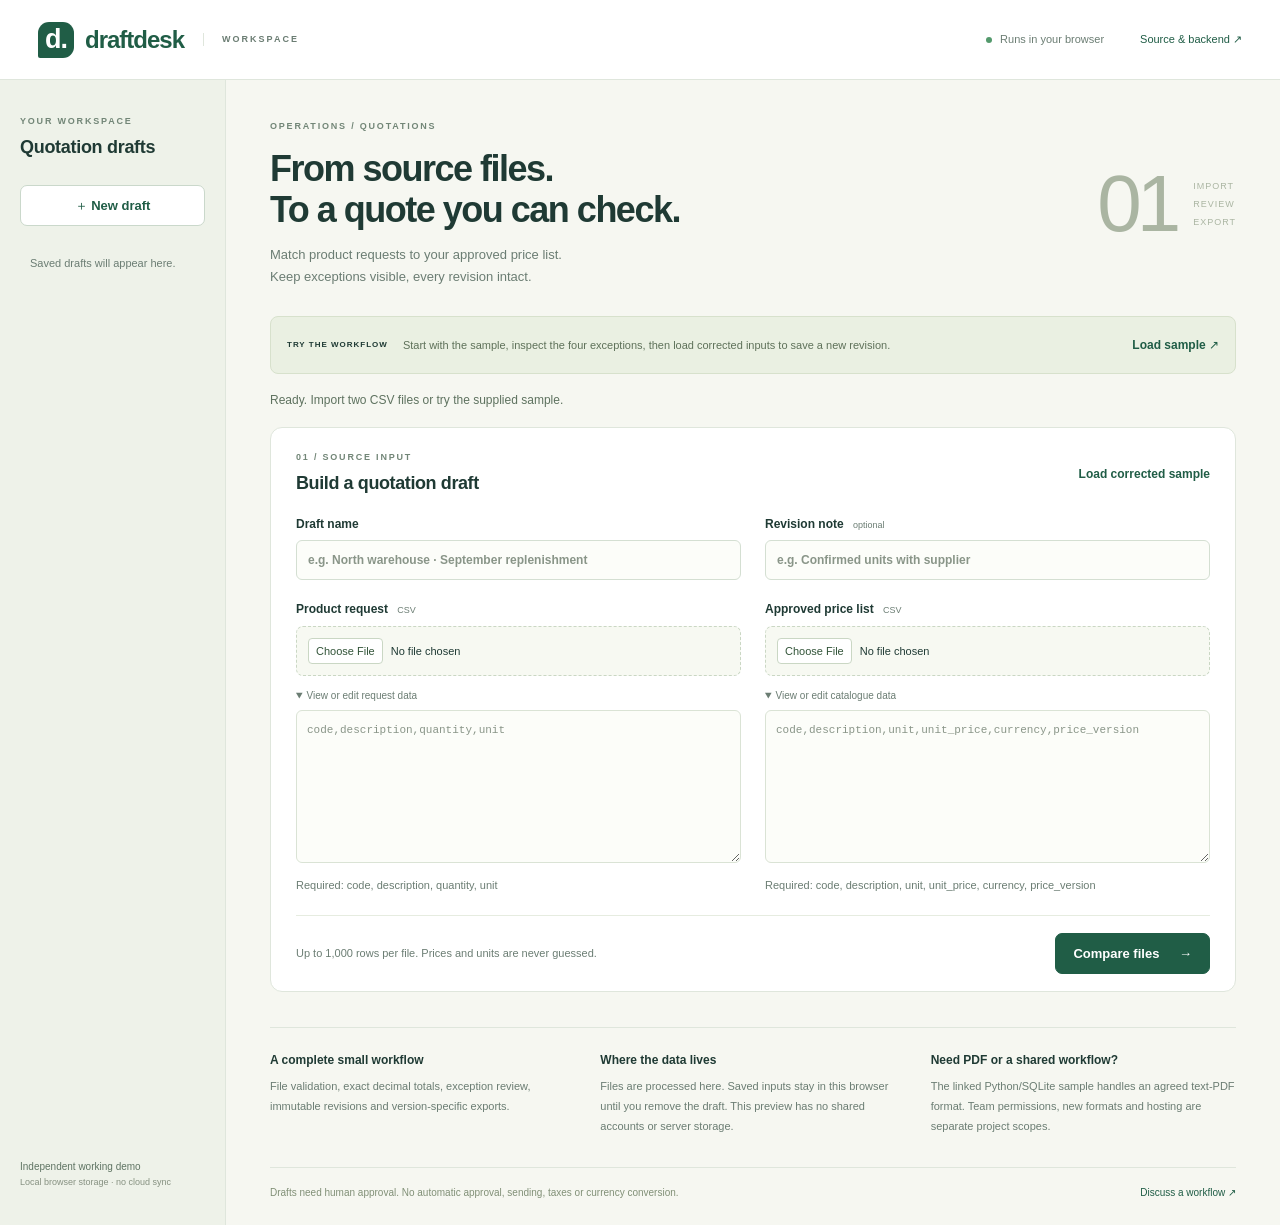
<file: draftdesk.html>
<!doctype html>
<html lang="en">
<head><meta charset="utf-8"><meta name="viewport" content="width=device-width,initial-scale=1"><meta name="description" content="A working quotation review workspace. Import CSVs, inspect exceptions, preserve revisions and export reviewed rows."><title>Draftdesk — quotation review workspace</title><style>:root{--ink:#1f3a34;--muted:#6b7d73;--green:#205d46;--line:#dfe6dc;--cream:#f6f7f1;--amber:#9a651e;font-family:Inter,'Segoe UI',Arial,sans-serif;font-synthesis:none;color:var(--ink);background:var(--cream);line-height:1.5}*{box-sizing:border-box}body{margin:0}button,input,textarea,select{font:inherit}button,a,input,summary,select{touch-action:manipulation}button{cursor:pointer;border:1px solid var(--green);border-radius:7px;padding:10px 17px;background:var(--green);color:white;font-weight:600;font-size:13px}button:hover{filter:brightness(.93)}button:disabled{opacity:.45;cursor:default}button:focus-visible,a:focus-visible,input:focus-visible,textarea:focus-visible,select:focus-visible,summary:focus-visible,.table-scroll:focus-visible{outline:3px solid #cf9a43;outline-offset:3px}.secondary{background:#fff;color:var(--green);border-color:#cad8cb}.text-button{padding:6px 0;background:none;color:var(--green);border:0;font-size:12px;text-align:left}.full{width:100%}h1,h2,h3,p{margin:0}a{color:var(--green);text-decoration:none}a:hover{text-decoration:underline}header{height:80px;padding:0 38px;background:#fff;border-bottom:1px solid var(--line);display:flex;align-items:center;justify-content:space-between;gap:20px}.brand{display:flex;align-items:center;gap:11px;font-size:24px;font-weight:650;letter-spacing:-1px}.brand:hover{text-decoration:none}.mark{display:grid;place-items:center;width:36px;height:36px;background:var(--green);border-radius:11px 11px 11px 2px;color:white;font-size:27px;line-height:1}.tag{font-size:9px;letter-spacing:2px;color:var(--muted);padding-left:18px;margin-left:8px;border-left:1px solid var(--line)}.header-right{display:flex;align-items:center;gap:8px;font-size:11px;color:var(--muted)}.header-right a{margin-left:28px}.local-dot{width:6px;height:6px;background:#53996c;border-radius:50%}.layout{display:grid;grid-template-columns:226px minmax(0,1fr);min-height:calc(100vh - 80px)}aside{background:#eef2e9;border-right:1px solid var(--line);padding:35px 20px;display:flex;flex-direction:column}aside h2{font-size:18px;margin:5px 0 24px;letter-spacing:-.3px}.overline{font-size:9px;letter-spacing:1.8px;font-weight:650;color:#728677}.draft-list{margin-top:19px;display:grid;gap:7px}.draft-list button{text-align:left;background:none;color:var(--ink);border-color:transparent;white-space:normal;word-break:break-word;padding:12px;font-size:12px}.draft-list button.active{background:#fff;border-color:#cedaca}.draft-list button span{display:block;color:var(--muted);font-size:10px;font-weight:400;margin-top:4px}.aside-bottom{margin-top:auto;padding-top:45px;font-size:10px;color:#5f7463}.aside-bottom span{color:#869181;font-size:9px}.hint{font-size:11px;color:var(--muted);line-height:1.6}.draft-list>.hint{padding:10px}main{padding:40px 44px 25px;max-width:1320px;width:100%;margin:auto}.hero{display:flex;align-items:center;justify-content:space-between;gap:20px;margin-bottom:28px}h1{font-size:36px;line-height:1.15;letter-spacing:-1.5px;font-weight:600;margin:14px 0}.intro{font-size:13px;color:var(--muted);line-height:1.7}.hero-index{display:flex;gap:17px;align-items:center;color:#aab5a2}.hero-index span{font-size:80px;font-weight:300;letter-spacing:-5px}.hero-index p{font-size:9px;letter-spacing:1px;line-height:2}.demo-note{padding:13px 16px;display:flex;align-items:center;gap:15px;background:#eaf0e2;border:1px solid #d7e1cc;border-radius:8px;margin-bottom:17px}.demo-label{font-size:8px;font-weight:700;letter-spacing:1px;white-space:nowrap}.demo-note p{font-size:11px;color:#5e7159;flex:1}.demo-note button{white-space:nowrap}.notice{font-size:12px;margin-bottom:16px;color:#5e725f;min-height:20px;overflow-wrap:anywhere}.notice.error{color:#93492a;background:#fff0e5;padding:11px 15px;border-radius:7px}.card{border:1px solid var(--line);background:white;border-radius:12px;overflow:hidden}.section-heading{display:flex;align-items:center;justify-content:space-between;gap:12px;padding:23px 25px 18px}h2{font-size:18px;font-weight:600;letter-spacing:-.4px}.section-heading h2{margin-top:5px}.project-row{display:grid;grid-template-columns:1fr 1fr;gap:24px;padding:0 25px 20px}.project-row label{margin:0}label{display:block;font-size:12px;font-weight:600;margin:0 0 8px}label>span{font-size:9px;color:var(--muted);font-weight:400;margin-left:6px}.project-row input{display:block;margin-top:7px;width:100%}input:not([type=file]),select{border:1px solid #d4dfd2;border-radius:6px;background:#fcfdf9;color:var(--ink);padding:10px 11px;font-size:12px;min-width:0}input::placeholder,textarea::placeholder{color:#899588}.file-grid{display:grid;grid-template-columns:1fr 1fr;gap:24px;padding:0 25px}.file-grid>div{min-width:0}input[type=file]{font-size:11px;padding:11px;background:#f7f9f2;border:1px dashed #cad7c4;border-radius:7px;width:100%}input::file-selector-button{background:#fff;border:1px solid #cad7c4;border-radius:4px;color:#315337;font:inherit;padding:4px 7px;margin-right:8px}details{margin:12px 0 7px}summary{cursor:pointer;font-size:10px;color:var(--muted);margin-bottom:7px}textarea{font:11px/1.7 Consolas,monospace;border:1px solid #dae3d5;border-radius:6px;background:#fcfdf9;color:#41583d;padding:10px;width:100%;resize:vertical;min-height:145px;tab-size:2}.input-actions{border-top:1px solid #e6ece0;margin:20px 25px 0;padding:17px 0;display:flex;align-items:center;justify-content:space-between;gap:20px}.input-actions p{font-size:11px;color:var(--muted)}.input-actions button span{margin-left:16px}.review-title{margin:28px 0 17px;display:flex;align-items:center;justify-content:space-between;gap:20px}.review-title h2{margin:5px 0;font-size:22px}.pill{border:1px solid #cedaca;border-radius:20px;font-size:10px;padding:5px 10px;background:#fff;white-space:nowrap}.metrics{display:grid;grid-template-columns:1fr 1fr 1.7fr;gap:13px;margin-bottom:17px}.metrics>div{padding:19px 21px;background:#fcfdf7;border:1px solid var(--line);border-radius:9px}.metrics span{font-size:9px;letter-spacing:1px;color:var(--muted);display:block}.metrics strong{font-size:30px;font-weight:550;letter-spacing:-.5px;display:block;margin-top:5px;overflow-wrap:anywhere}.metrics .total{background:#e6edde;border-color:#cddcc3}.metrics .total strong{font-size:26px}.metrics p{font-size:10px;color:#5e7357;margin-top:3px}.table-controls{display:flex;align-items:center;justify-content:space-between;padding:16px 20px;border-bottom:1px solid var(--line);gap:20px}.filter-tabs{display:flex;gap:4px}.filter-tabs button{border:0;background:transparent;color:var(--muted);font-size:11px;padding:7px 10px}.filter-tabs button[aria-pressed=true]{background:#eaf0e3;color:var(--green)}.search{margin:0}.search input{max-width:220px;width:100%;font-size:11px;padding:8px 10px}.table-scroll{overflow:auto}table{width:100%;border-collapse:collapse;font-size:12px;white-space:nowrap}th{background:#fafbf6;text-align:left;padding:12px 20px;font-size:9px;letter-spacing:.6px;color:#7a8970;font-weight:500}td{padding:15px 20px;border-top:1px solid #edf1e7;vertical-align:top}td:first-child{min-width:165px;white-space:normal}td:last-child{min-width:150px;max-width:240px;white-space:normal}td small{display:block;font-size:10px;color:var(--muted);margin-top:4px}tr.needs-review td:first-child{border-left:3px solid #c78d35;padding-left:17px}.row-status{display:inline-block;font-size:10px;border-radius:4px;padding:3px 6px;background:#edf3e8;color:#486d3f}.needs-review .row-status{background:#fff0d7;color:#956123}.review-actions{padding:17px 20px;border-top:1px solid var(--line);display:flex;align-items:center;justify-content:space-between;gap:16px}.review-actions p{font-size:10px;color:var(--muted);max-width:45%}.review-actions>div{display:flex;gap:8px}.review-actions button{font-size:12px}.history{display:flex;gap:12px;align-items:center;margin-top:17px;flex-wrap:wrap}.history label{margin:0;font-size:11px}.history select{font-size:11px;max-width:360px}.history p{font-size:10px;color:var(--muted)}.scope{display:grid;grid-template-columns:repeat(3,1fr);gap:25px;margin-top:35px;padding-top:23px;border-top:1px solid var(--line)}.scope h3{font-size:12px;font-weight:600;margin-bottom:8px}.scope p{font-size:11px;color:var(--muted);line-height:1.8}footer{display:flex;gap:20px;align-items:center;margin-top:30px;padding-top:17px;border-top:1px solid var(--line);font-size:10px;color:#819077;flex-wrap:wrap}footer p{flex:1}footer a{white-space:nowrap}.empty{text-align:center;padding:28px;color:var(--muted);font-size:12px}dialog{border:1px solid var(--line);border-radius:12px;max-width:440px;padding:26px;color:var(--ink)}dialog::backdrop{background:#15251866}dialog p{font-size:13px;color:var(--muted);margin:14px 0 24px}.dialog-actions{display:flex;justify-content:flex-end;gap:10px}.sr-only{position:absolute;width:1px;height:1px;padding:0;margin:-1px;overflow:hidden;clip:rect(0,0,0,0);white-space:nowrap;border:0}[hidden]{display:none!important}@media(max-width:1150px){main{padding:30px 25px}.layout{grid-template-columns:195px minmax(0,1fr)}aside{padding:30px 15px}.hero-index{display:none}.tag{display:none}.demo-note{flex-wrap:wrap}.demo-note p{flex-basis:65%}}@media(max-width:760px){header{padding:0 18px;height:68px}.brand{font-size:22px}.header-right>span{display:none}.header-right a{margin:0;font-size:10px}.layout{display:block}aside{padding:16px 18px;border-right:0;border-bottom:1px solid var(--line);display:block}aside h2{font-size:16px;display:inline-block;margin:4px 16px 0 0}aside>.overline,.aside-bottom{display:none}aside .full{width:auto;font-size:11px;padding:7px 12px}.draft-list{display:flex;overflow:auto;margin-top:12px}.draft-list button{min-width:165px;max-width:200px;flex-shrink:0;padding:8px 10px}.draft-list>.hint{padding:0}main{padding:25px 18px}.hero{margin-bottom:20px}h1{font-size:30px}.intro{font-size:12px}.demo-note{gap:8px}.demo-note p{flex-basis:100%}.project-row,.file-grid{grid-template-columns:1fr;gap:17px;padding-left:18px;padding-right:18px}.section-heading{padding:20px 18px;align-items:flex-start}.section-heading button{max-width:110px;font-size:10px}.input-actions{margin-left:18px;margin-right:18px;align-items:flex-start;flex-direction:column;gap:12px}.input-actions button{align-self:stretch}.metrics{grid-template-columns:1fr 1fr;gap:9px}.metrics>div{padding:14px}.metrics .total{grid-column:1/-1}.table-controls{flex-wrap:wrap;gap:10px;padding:12px}.search,.search input{max-width:none;width:100%}.review-actions{flex-direction:column;align-items:stretch;padding:15px}.review-actions p{max-width:none}.review-actions>div{justify-content:space-between}.history{gap:9px}.history select{max-width:100%}.history p{width:100%}.scope{grid-template-columns:1fr;gap:17px}.review-title{gap:10px}.review-title h2{font-size:20px}footer{gap:10px}footer p{flex-basis:100%}dialog{max-width:calc(100% - 32px)}}

.row-edit{display:block;margin-top:7px;border:0;border-bottom:1px solid #cad8cb;border-radius:0;padding:2px 0;background:none;color:var(--green);font-size:10px}.row-edit:disabled{border-color:transparent}#row-editor{width:460px;max-width:calc(100% - 32px);max-height:calc(100dvh - 32px);overflow:auto}#row-editor .overline{margin:0 0 8px}#row-editor .row-reason{margin:10px 0 20px;font-size:12px}.row-fields label{font-size:12px;margin-bottom:14px}.row-fields input,.row-fields textarea{display:block;width:100%;margin-top:6px}.row-fields textarea{min-height:70px;font-family:inherit;font-size:12px}.row-field-pair{display:grid;grid-template-columns:1fr 1fr;gap:15px}#row-editor .editor-help{font-size:11px;margin:2px 0 16px}#row-editor .editor-error{color:#93492a;font-size:12px;margin:0 0 14px}#row-editor .editor-error:empty{display:none}
</style><script type="module">// Decimal arithmetic and CSV validation for the browser-only Draftdesk preview.
// No network, credentials, filesystem paths or external dependencies.
const HEADERS = {
  request: ['code', 'description', 'quantity', 'unit'],
  catalogue: ['code', 'description', 'unit', 'unit_price', 'currency', 'price_version'],
};
const SAMPLE_REQUEST = `code,description,quantity,unit
MCB-16,Circuit breaker 16A,2,EA
CABLE-25,Cable 2.5 mm2,12.5,M
UNKNOWN-9,Unlisted part,1,EA
MCB-32,Circuit breaker 32A,3,BOX
RELAY-12,Relay 12V,0,EA
CONTACT-1,Contactor,1,EA`;
const SAMPLE_CATALOGUE = `code,description,unit,unit_price,currency,price_version
MCB-16,Circuit breaker 16A,EA,8.75,USD,DEMO-v1
CABLE-25,Cable 2.5 mm2,M,1.20,USD,DEMO-v1
MCB-32,Circuit breaker 32A,EA,12.00,USD,DEMO-v1
RELAY-12,Relay 12V,EA,4.30,USD,DEMO-v1
CONTACT-1,Contactor,EA,18.00,USD,DEMO-v1
CONTACT-1,Contactor,EA,19.00,USD,DEMO-v1`;
const CLEAN_REQUEST = `code,description,quantity,unit
MCB-16,Circuit breaker 16A,2,EA
CABLE-25,Cable 2.5 mm2,12.5,M
MCB-32,Circuit breaker 32A,3,EA
RELAY-12,Relay 12V,1,EA
CONTACT-1,Contactor,1,EA`;
const CLEAN_CATALOGUE = SAMPLE_CATALOGUE.split('\n').slice(0,-1).join('\n');
const normalized = value => value.trim().replace(/\s+/g, ' ').toLowerCase();
const currencies = new Set(['USD', 'EUR', 'GBP', 'CNY']);

function parseCSV(text, kind) {
  if (typeof text !== 'string' || new TextEncoder().encode(text).length > 700000) throw new Error('Use a CSV file smaller than 700 KB.');
  text = text.replace(/^\uFEFF/, '');
  const rows = []; let row = [], field = '', quoted = false, closed = false;
  function pushField() { row.push(field); field = ''; closed = false; }
  function pushRow() { pushField(); if (row.some(v => v.trim())) rows.push(row); row = []; }
  for (let i = 0; i < text.length; i++) {
    const c = text[i];
    if (quoted) {
      if (c === '"') { if (text[i+1] === '"') { field += '"'; i++; } else { quoted = false; closed = true; } }
      else field += c;
    } else if (c === ',') pushField();
    else if (c === '\n' || c === '\r') { if (c === '\r' && text[i+1] === '\n') i++; pushRow(); }
    else if (c === '"') { if (field || closed) throw new Error('Invalid CSV: a quote must start a field.'); quoted = true; }
    else { if (closed) throw new Error('Invalid CSV: unexpected text after a closing quote.'); field += c; }
  }
  if (quoted) throw new Error('Invalid CSV: a quoted field is not closed.');
  if (field || row.length || closed) pushRow();
  if (!rows.length) throw new Error('The CSV is empty. Load a sample or add a header and at least one row.');
  const header = rows.shift().map(v => v.trim());
  const required = HEADERS[kind];
  if (!required || header.length !== required.length || new Set(header).size !== header.length || required.some(v => !header.includes(v))) {
    throw new Error(`Expected these columns: ${(required || []).join(', ')}. Column order may vary.`);
  }
  if (!rows.length) throw new Error('Add at least one data row below the CSV header.');
  if (rows.length > 1000) throw new Error('This preview supports up to 1,000 rows per file.');
  return rows.map((values, index) => {
    if (values.length !== header.length) throw new Error(`CSV record ${index + 2} has ${values.length} fields; expected ${header.length}.`);
    return Object.fromEntries(header.map((h,i) => [h, values[i].trim()]));
  });
}

// Scale all inputs by 10,000. Round each line half-up to cents, never binary floats.
function decimal(value, positive = false) {
  if (!/^(?:0|[1-9]\d{0,8})(?:\.\d{1,4})?$/.test(value)) return null;
  const [whole, fraction = ''] = value.split('.');
  const units = BigInt(whole) * 10000n + BigInt(fraction.padEnd(4, '0'));
  return positive && units === 0n ? null : units;
}
function money(cents) { return `${cents / 100n}.${String(cents % 100n).padStart(2,'0')}`; }
function reconcile(requestText, catalogueText) {
  const requests = parseCSV(requestText, 'request');
  const catalogue = parseCSV(catalogueText, 'catalogue');
  const byCode = new Map(), repeat = new Map(), totals = new Map();
  for (const item of catalogue) { const values = byCode.get(item.code) || []; values.push(item); byCode.set(item.code, values); }
  for (const item of requests) { const key = JSON.stringify([item.code, normalized(item.unit)]); repeat.set(key, (repeat.get(key) || 0) + 1); }
  const rows = requests.map((item, index) => {
    const row = {...item, line:index + 1, status:'review', reason:'', currency:'', unit_price:'', line_total:'', price_version:''};
    const candidates = byCode.get(item.code) || [];
    const quantity = decimal(item.quantity, true);
    if (!item.code) row.reason = 'Missing product code';
    else if (repeat.get(JSON.stringify([item.code, normalized(item.unit)])) > 1) row.reason = 'Repeated request code and unit';
    else if (quantity === null) row.reason = 'Quantity must be positive, up to 9 integer and 4 decimal digits';
    else if (!candidates.length) row.reason = 'Code not in catalogue';
    else if (candidates.length > 1) row.reason = 'Duplicate catalogue code';
    else {
      const match = candidates[0], price = decimal(match.unit_price);
      if (!item.description || normalized(item.description) !== normalized(match.description)) row.reason = 'Description differs from catalogue';
      else if (!item.unit || normalized(item.unit) !== normalized(match.unit)) row.reason = 'Unit differs from catalogue';
      else if (price === null) row.reason = 'Invalid catalogue price';
      else if (!currencies.has(match.currency)) row.reason = 'Currency must be USD, EUR, GBP or CNY';
      else if (!match.price_version) row.reason = 'Missing price version';
      else {
        const cents = (quantity * price + 500000n) / 1000000n;
        row.status = 'matched'; row.reason = 'Matched · approval pending';
        row.currency = match.currency; row.unit_price = match.unit_price; row.line_total = money(cents); row.price_version = match.price_version;
        totals.set(match.currency, (totals.get(match.currency) || 0n) + cents);
      }
    }
    return row;
  });
  const reviewCount = rows.filter(r => r.status === 'review').length;
  return {rows, reviewCount, complete:reviewCount === 0, subtotals:Object.fromEntries([...totals].map(([c,n]) => [c,money(n)]))};
}
function csvCell(value) {
  let text = String(value ?? '');
  if (/^[\s\uFEFF]*[=+\-@]/.test(text) || /^[\t\r\n]/.test(text)) text = "'" + text;
  return /[",\r\n]/.test(text) ? '"' + text.replace(/"/g,'""') + '"' : text;
}
function exportCSV(result) {
  const columns = ['line','code','description','quantity','unit','currency','unit_price','line_total','status','reason','price_version'];
  return '\uFEFF' + [columns.join(','), ...result.rows.map(row => columns.map(c => csvCell(row[c])).join(','))].join('\r\n') + '\r\n';
}

// Editing the source uses lossless CSV quoting; formula neutralisation belongs
// to spreadsheet exports, not the user's product identifiers or descriptions.
function replaceRequestRow(source, line, replacement) {
  const records = parseCSV(source, 'request');
  if (!Number.isInteger(line) || line < 1 || line > records.length) throw new Error('This request line is no longer available. Compare the inputs again.');
  if (!replacement || HEADERS.request.some(key => typeof replacement[key] !== 'string' || replacement[key].length > 2000)) throw new Error('Enter text for each request field, with no more than 2,000 characters per field.');
  records[line - 1] = Object.fromEntries(HEADERS.request.map(key => [key, replacement[key].trim()]));
  const quote = value => /[",\r\n]/.test(value) ? '"' + value.replace(/"/g, '""') + '"' : value;
  const updated = [HEADERS.request.join(','), ...records.map(row => HEADERS.request.map(key => quote(row[key])).join(','))].join('\r\n');
  // Apply the same size/shape boundary before replacing any visible input.
  parseCSV(updated, 'request');
  return updated;
}

const $ = id => document.getElementById(id);
const KEY = 'draftdesk.preview.v1';
let drafts = [], activeId = null, revision = null, result = null, compared = null;
let onlyReview = false, savedView = false, storageBroken = false, saving = false, reading = false, confirmAction = null;
let editingLine = null, editingSource = null;
const clone = value => JSON.parse(JSON.stringify(value));
function message(text, error = false) { $('notice').textContent = text; $('notice').classList.toggle('error',error); }
function readStore() {
  const raw = localStorage.getItem(KEY); if (raw === null) return [];
  const data = JSON.parse(raw);
  if (!Array.isArray(data) || data.length > 25 || data.some(d => !d || typeof d.id !== 'string' || typeof d.title !== 'string' || !Array.isArray(d.revisions) || !d.revisions.length || d.revisions.length > 20 || d.revisions.some((r,i) => !r || r.number !== i + 1 || typeof r.request !== 'string' || typeof r.catalogue !== 'string' || typeof r.created !== 'string'))) throw new Error('Saved data could not be read. Export any visible result before clearing this site’s stored data.');
  return data;
}
try { drafts = readStore(); } catch { storageBroken = true; message('Local storage is unavailable or contains unreadable data. You can still compare and export; saving is disabled to protect existing drafts.',true); }
function inputs() { return {request:$('request-text').value, catalogue:$('catalogue-text').value}; }
function changed() { const now = inputs(); return !!compared && (now.request !== compared.request || now.catalogue !== compared.catalogue); }
function unsaved() {
  if (result && !savedView) return true;
  if (changed()) return true;
  if (!result) return !!($('request-text').value.trim() || $('catalogue-text').value.trim() || $('name').value.trim());
  const d = drafts.find(d => d.id === activeId), r = d?.revisions.find(r => r.number === revision);
  return $('name').value.trim() !== (d?.title || '') || $('note').value.trim() !== (r?.note || '');
}
function ask(title, text, fn) {
  if ($('confirm').open) return;
  $('confirm-title').textContent=title; $('confirm-text').textContent=text; confirmAction=fn; $('confirm').showModal();
}
function guarded(fn) { if (unsaved()) ask('Discard unsaved changes?', 'Your current inputs or comparison have not been saved. Existing saved revisions will stay intact.',fn); else fn(); }
$('cancel').addEventListener('click',()=>{confirmAction=null;$('confirm').close();});
$('confirm').addEventListener('cancel',()=>{confirmAction=null;});
$('confirm-action').addEventListener('click',()=>{const fn=confirmAction;confirmAction=null;$('confirm').close();fn?.();});
function refreshButtons() {
  const d=drafts.find(d=>d.id===activeId), historical=savedView && revision!==d?.revisions.at(-1)?.number;
  $('save').disabled = !result || changed() || savedView || saving || reading || storageBroken;
  $('save').textContent=saving?'Saving…':activeId?'Save new revision':'Save first revision';
  $('export').disabled=!result || changed() || reading;
  $('compare').disabled=historical || saving || reading;
  for (const id of ['request-text','catalogue-text','request-file','catalogue-file','name','note','corrected']) $(id).disabled=historical || saving || reading;
  for (const id of ['new','sample','remove']) $(id).disabled=saving || reading;
  for (const button of $('draft-list').querySelectorAll('button')) button.disabled=saving || reading;
  for (const button of $('rows').querySelectorAll('[data-edit-line]')) button.disabled=!canEditRows();
  $('history').disabled=!activeId || saving || reading;
  $('remove').hidden=!activeId;
  if(result) $('version').textContent=changed()?'Inputs changed':savedView?`Saved · v${revision}${historical?' · read only':''}`:'Unsaved preview';
  if (historical) $('history-note').textContent='Read-only snapshot. Select the latest revision before editing.';
  else if (changed()) $('history-note').textContent='Compare the edited inputs again before saving or exporting.';
  else $('history-note').textContent=savedView?'Viewing a saved snapshot. Exports use exactly these rows.':'Save this comparison to keep an immutable snapshot in this browser.';
}
function canEditRows() {
  const latest=drafts.find(d=>d.id===activeId)?.revisions.at(-1)?.number;
  return !!result && !changed() && !(savedView && revision!==latest) && !saving && !reading;
}
function list() {
  $('draft-list').replaceChildren();
  if (!drafts.length) { const p=document.createElement('p');p.className='hint';p.textContent='Saved drafts will appear here.';$('draft-list').append(p); }
  for (const d of [...drafts].reverse()) {
    const b=document.createElement('button');b.textContent=d.title;b.classList.toggle('active',d.id===activeId);
    const s=document.createElement('span');s.textContent=`${d.revisions.length} revision${d.revisions.length===1?'':'s'} · ${new Date(d.revisions.at(-1).created).toLocaleDateString('en-GB',{day:'numeric',month:'short'})}`;b.append(s);
    b.addEventListener('click',()=>guarded(()=>{try{drafts=readStore();openDraft(d.id);}catch(e){message(e.message,true);}}));$('draft-list').append(b);
  }
}
function fillInputs(value) { $('request-text').value=value.request;$('catalogue-text').value=value.catalogue;$('request-file').value='';$('catalogue-file').value=''; }
function reset() {
  activeId=null;revision=null;result=null;compared=null;savedView=false;onlyReview=false;
  fillInputs({request:'',catalogue:''});$('name').value='';$('note').value='';$('search').value='';$('review').hidden=true;
  $('history').replaceChildren(new Option('No saved revisions',''));$('history').disabled=true;list();refreshButtons();message('New draft. Load a sample or import your own CSVs.');
}
function history() {
  const d=drafts.find(d=>d.id===activeId);$('history').replaceChildren();
  if (!d) { $('history').append(new Option('No saved revisions',''));$('history').disabled=true;return; }
  $('history').disabled=false;
  for (const r of [...d.revisions].reverse()) $('history').append(new Option(`v${r.number} · ${new Date(r.created).toLocaleString('en-GB')}${r.note?' · '+r.note.slice(0,45):''}`,String(r.number)));
  $('history').value=String(revision ?? d.revisions.at(-1).number);
}
function openDraft(id, requested) {
  const d=drafts.find(d=>d.id===id);if(!d){message('This draft was removed in another tab. Start a new draft.',true);list();return;}
  const r=d.revisions.find(r=>r.number===requested)||d.revisions.at(-1);
  let evaluated;try { evaluated=reconcile(r.request,r.catalogue); } catch(e){message('Cannot open this saved revision: '+e.message,true);return;}
  activeId=id;revision=r.number;result=evaluated;compared={request:r.request,catalogue:r.catalogue};savedView=true;
  fillInputs(compared);$('name').value=d.title;$('note').value=r.note||'';$('search').value='';onlyReview=false;
  render();history();list();refreshButtons();message(`Opened ${d.title}, revision ${r.number}.`);
}
function rowCell(tr,text,sub='') {const td=document.createElement('td');td.textContent=text;if(sub){const s=document.createElement('small');s.textContent=sub;td.append(s);}tr.append(td);return td;}
function rows() {
  $('rows').replaceChildren();if(!result)return;
  const q=$('search').value.toLocaleLowerCase().trim();
  for(const r of result.rows) {
    if (onlyReview&&r.status!=='review')continue;
    if(q&&!`${r.code} ${r.description}`.toLocaleLowerCase().includes(q))continue;
    const tr=document.createElement('tr');if(r.status==='review')tr.className='needs-review';
    rowCell(tr,r.code||'Missing code',r.description);rowCell(tr,`${r.quantity} ${r.unit}`);
    rowCell(tr,r.unit_price!==''?`${r.currency} ${r.unit_price}`:'—');rowCell(tr,r.line_total!==''?`${r.currency} ${r.line_total}`:'—');
    const td=rowCell(tr,'',r.price_version);const status=document.createElement('span');status.className='row-status';status.textContent=r.reason;td.prepend(status);
    const edit=document.createElement('button');edit.className='row-edit';edit.textContent='Edit request';edit.dataset.editLine=String(r.line);edit.setAttribute('aria-label',`Edit request line ${r.line}: ${r.code || 'missing code'}`);edit.disabled=!canEditRows();edit.addEventListener('click',()=>editRequest(r.line));td.append(edit);$('rows').append(tr);
  }
  $('empty').hidden=!!$('rows').children.length;
  $('filter-all').setAttribute('aria-pressed',String(!onlyReview));$('filter-review').setAttribute('aria-pressed',String(onlyReview));
}
function editRequest(line) {
  if(!canEditRows())return;
  const row=result.rows.find(r=>r.line===line);if(!row)return;
  editingLine=line;editingSource=inputs();
  $('row-editor-title').textContent=`Edit request line ${line}`;
  $('row-editor-reason').textContent=row.reason;
  for(const key of ['code','description','quantity','unit'])$('edit-'+key).value=row[key];
  $('row-editor-error').textContent='';$('row-editor').showModal();
}
$('row-cancel').addEventListener('click',()=>{$('row-editor').close();editingLine=null;editingSource=null;});
$('row-editor').addEventListener('cancel',()=>{editingLine=null;editingSource=null;});
$('row-form').addEventListener('submit',e=>{
  e.preventDefault();
  try {
    const current=inputs();
    if(!canEditRows() || !editingSource || current.request!==editingSource.request || current.catalogue!==editingSource.catalogue)throw new Error('The source or saved revision changed. Close this editor and reopen the latest comparison.');
    const replacement=Object.fromEntries(['code','description','quantity','unit'].map(key=>[key,$('edit-'+key).value]));
    // Textareas normalise CRLF/CR to LF. Compare and save the same visible
    // representation so a successful edit does not look like a stale preview.
    const request=replaceRequestRow(current.request,editingLine,replacement).replace(/\r\n?/g,'\n');
    const evaluated=reconcile(request,current.catalogue),line=editingLine;
    $('request-text').value=request;$('request-file').value='';compared={request,catalogue:current.catalogue};result=evaluated;savedView=false;
    $('row-editor').close();editingLine=null;editingSource=null;render();
    message(`Request line ${line} updated and all lines rechecked. ${result.reviewCount} still need review. Save a new revision to keep this change.`);$('save').focus();
  }catch(error){$('row-editor-error').textContent=error.message;}
});
function render() {
  if(!result)return;$('review').hidden=false;$('review-title').textContent=$('name').value.trim()||'Untitled quotation';
  $('review-meta').textContent=savedView?'Saved source inputs · recalculated with the same validation rules':'Current input comparison · save to keep this version';
  $('count').textContent=String(result.rows.length);$('exceptions').textContent=String(result.reviewCount);
  $('total-label').textContent=result.complete?'DRAFT TOTAL · APPROVAL PENDING':'MATCHED SUBTOTAL';
  $('amount').textContent=Object.entries(result.subtotals).map(([c,n])=>`${c} ${n}`).join(' / ')||'—';
  $('total-note').textContent=result.complete?'All lines matched. Human approval is still required.':'Unresolved lines excluded. A complete quote total is withheld.';
  rows();refreshButtons();
}
function loadSample(clean=false) {
  fillInputs({request:clean?CLEAN_REQUEST:SAMPLE_REQUEST,catalogue:clean?CLEAN_CATALOGUE:SAMPLE_CATALOGUE});
  if(!$('name').value.trim())$('name').value='North warehouse · electrical parts';
  $('note').value=clean?'Synthetic corrections: removed unknown item, confirmed EA units and quantity, kept one approved contactor price.':'';
  refreshButtons();message(clean?'Corrected synthetic inputs loaded. Review them, then compare and save a new revision.':'Sample loaded: six product lines with four intentional exceptions. Click Compare files.');
}
$('sample').addEventListener('click',()=>guarded(()=>{reset();loadSample();}));
$('corrected').addEventListener('click',()=>{
  // Replacing edited text needs confirmation; loading clean data from the unchanged sample does not.
  const i=inputs(),isSample=i.request===SAMPLE_REQUEST&&i.catalogue===SAMPLE_CATALOGUE;
  if(!isSample&&unsaved())ask('Replace current inputs?', 'This loads a corrected synthetic example. Your saved revisions will not be changed.',()=>loadSample(true));else loadSample(true);
});
$('new').addEventListener('click',()=>guarded(reset));
$('compare').addEventListener('click',()=>{
  try { const data=inputs(), evaluated=reconcile(data.request,data.catalogue);compared=data;result=evaluated;savedView=false;onlyReview=false;$('search').value='';render();message(`${result.rows.length} lines checked. ${result.reviewCount} need review. Save to retain this result.`); }
  catch(e){message(e.message,true);refreshButtons();}
});
for(const id of ['request-text','catalogue-text','name','note'])$(id).addEventListener('input',refreshButtons);
for (const [fileId,textId] of [['request-file','request-text'],['catalogue-file','catalogue-text']]) $(fileId).addEventListener('change',async()=>{
  const file=$(fileId).files[0];if(!file || reading)return;
  reading=true;refreshButtons();
  try {if(!/\.csv$/i.test(file.name)||file.size>700000)throw new Error('Choose a .csv file smaller than 700 KB.');const data=await file.text();$(textId).value=data;message(`${file.name} loaded. Compare files to validate the new inputs.`);}
  catch(e){message(e.message,true);$(fileId).value='';}finally{reading=false;refreshButtons();}
});
$('filter-all').addEventListener('click',()=>{onlyReview=false;rows();});$('filter-review').addEventListener('click',()=>{onlyReview=true;rows();});$('search').addEventListener('input',rows);
$('save').addEventListener('click',async()=>{
  if(!result||changed()||savedView||saving)return;
  const title=$('name').value.trim();if(!title){message('Give this draft a name before saving.',true);$('name').focus();return;}
  saving=true;refreshButtons();
  const save=()=>{
    const live=readStore();const d=live.find(d=>d.id===activeId);
    if(activeId&&(!d||d.revisions.at(-1).number!==revision))throw new Error('This draft changed in another tab. Export the current comparison, then reopen the draft before saving.');
    if(!activeId&&live.length>=25)throw new Error('This preview keeps up to 25 drafts. Export and remove an old draft first.');
    if(d?.revisions.length>=20)throw new Error('This draft reached the 20-revision preview limit. Export it and start a new draft.');
    const entry=d||{id:crypto.randomUUID(),title,revisions:[]};entry.title=title;
    entry.revisions.push({number:entry.revisions.length+1,created:new Date().toISOString(),note:$('note').value.trim(),...clone(compared)});
    if(!d)live.push(entry);
    try {localStorage.setItem(KEY,JSON.stringify(live));}catch{throw new Error('Browser storage is full or unavailable. This result is not saved. Export CSV to keep the output.');}
    drafts=live;activeId=entry.id;revision=entry.revisions.at(-1).number;savedView=true;history();list();render();message(`Saved revision ${revision}. You can reopen it from the sidebar.`);
  };
  try { if(navigator.locks)await navigator.locks.request('draftdesk-preview-save',save);else save(); }catch(e){message(e.message,true);}finally{saving=false;refreshButtons();}
});
$('history').addEventListener('change',()=>{const requested=Number($('history').value);$('history').value=String(revision);guarded(()=>openDraft(activeId,requested));});
$('export').addEventListener('click',()=>{
  if(!result||changed())return;const bytes=exportCSV(result),url=URL.createObjectURL(new Blob([bytes],{type:'text/csv;charset=utf-8'}));
  const a=document.createElement('a');a.href=url;a.download=`draftdesk-${savedView?'v'+revision:'unsaved-preview'}.csv`;document.body.append(a);a.click();a.remove();setTimeout(()=>URL.revokeObjectURL(url),10000);
  message(`CSV export requested for ${savedView?'saved revision '+revision:'this unsaved preview'}; all ${result.rows.length} rows are included.`);
});
$('remove').addEventListener('click',()=>ask('Remove this saved draft?', 'This deletes all revisions of this draft from this browser. Export any results you want to keep first.',async()=>{
  const id=activeId;const remove=()=>{const live=readStore().filter(d=>d.id!==id);localStorage.setItem(KEY,JSON.stringify(live));drafts=live;reset();message('Draft removed from this browser.');};
  try{if(navigator.locks)await navigator.locks.request('draftdesk-preview-save',remove);else remove();}catch(e){message(e.message,true);}
}));
window.addEventListener('storage',e=>{if(e.key!==KEY)return;try{const latest=readStore();const currentRemote=latest.find(d=>d.id===activeId);if(activeId&&currentRemote?.revisions.at(-1)?.number!==drafts.find(d=>d.id===activeId)?.revisions.at(-1)?.number)message('This draft changed in another tab. Reopen it before saving further revisions.',true);drafts=latest;list();refreshButtons();}catch(e){message(e.message,true);}});
window.addEventListener('beforeunload',e=>{if(unsaved()){e.preventDefault();e.returnValue='';}});
list();refreshButtons();
</script></head>
<body>
<header><a class="brand" href="#"><span class="mark">d.</span>draftdesk<span class="tag">WORKSPACE</span></a><div class="header-right"><span class="local-dot"></span><span>Runs in your browser</span><a href="https://github.com/menwo535-jpg/rfq-quote-pilot" target="_blank" rel="noopener">Source &amp; backend ↗</a></div></header>
<div class="layout"><aside><p class="overline">YOUR WORKSPACE</p><h2>Quotation drafts</h2><button id="new" class="secondary full">＋ New draft</button><div id="draft-list" class="draft-list"></div><p class="aside-bottom">Independent working demo<br><span>Local browser storage · no cloud sync</span></p></aside>
<main>
<div class="hero"><div><p class="overline">OPERATIONS / QUOTATIONS</p><h1>From source files.<br>To a quote you can check.</h1><p class="intro">Match product requests to your approved price list.<br>Keep exceptions visible, every revision intact.</p></div><div class="hero-index"><span>01</span><p>IMPORT<br>REVIEW<br>EXPORT</p></div></div>
<div class="demo-note"><span class="demo-label">TRY THE WORKFLOW</span><p>Start with the sample, inspect the four exceptions, then load corrected inputs to save a new revision.</p><button id="sample" class="text-button">Load sample ↗</button></div>
<div id="notice" class="notice" role="status" aria-live="polite">Ready. Import two CSV files or try the supplied sample.</div>
<section class="card"><div class="section-heading"><div><p class="overline">01 / SOURCE INPUT</p><h2>Build a quotation draft</h2></div><button id="corrected" class="text-button">Load corrected sample</button></div>
<div class="project-row"><label for="name">Draft name<input id="name" maxlength="100" placeholder="e.g. North warehouse · September replenishment"></label><label for="note">Revision note <span class="optional">optional</span><input id="note" maxlength="200" placeholder="e.g. Confirmed units with supplier"></label></div>
<div class="file-grid"><div><label for="request-file">Product request <span>CSV</span></label><input id="request-file" type="file" accept=".csv,text/csv"><details open><summary>View or edit request data</summary><label class="sr-only" for="request-text">Request CSV data</label><textarea id="request-text" rows="7" spellcheck="false" placeholder="code,description,quantity,unit"></textarea></details><p class="hint">Required: code, description, quantity, unit</p></div><div><label for="catalogue-file">Approved price list <span>CSV</span></label><input id="catalogue-file" type="file" accept=".csv,text/csv"><details open><summary>View or edit catalogue data</summary><label class="sr-only" for="catalogue-text">Catalogue CSV data</label><textarea id="catalogue-text" rows="7" spellcheck="false" placeholder="code,description,unit,unit_price,currency,price_version"></textarea></details><p class="hint">Required: code, description, unit, unit_price, currency, price_version</p></div></div>
<div class="input-actions"><p>Up to 1,000 rows per file. Prices and units are never guessed.</p><button id="compare">Compare files <span>→</span></button></div></section>
<section id="review" hidden><div class="review-title"><div><p class="overline">02 / REVIEW &amp; RESOLVE</p><h2 id="review-title">Draft review</h2><p id="review-meta" class="hint"></p></div><span id="version" class="pill">Unsaved preview</span></div>
<div class="metrics"><div><span>REQUEST LINES</span><strong id="count">0</strong></div><div><span>NEEDS REVIEW</span><strong id="exceptions">0</strong></div><div class="total"><span id="total-label">MATCHED SUBTOTAL</span><strong id="amount">—</strong><p id="total-note"></p></div></div>
<div class="card"><div class="table-controls"><div class="filter-tabs" role="group" aria-label="Filter rows"><button id="filter-all" aria-pressed="true">All lines</button><button id="filter-review" aria-pressed="false">Needs review</button></div><label class="search"><span class="sr-only">Search products</span><input id="search" type="search" placeholder="Search code or description"></label></div><div class="table-scroll" tabindex="0" role="region" aria-label="Quotation line items"><table><thead><tr><th>PRODUCT / DESCRIPTION</th><th>QUANTITY</th><th>UNIT PRICE</th><th>LINE TOTAL</th><th>CHECK RESULT</th></tr></thead><tbody id="rows"></tbody></table></div><p id="empty" class="empty" hidden>No lines match this filter.</p><div class="review-actions"><p id="export-note">Exports include all rows in this version, including exceptions.</p><div><button id="export" class="secondary">Export CSV ↓</button><button id="save">Save revision</button></div></div></div>
<div class="history"><label for="history">Revision history</label><select id="history" disabled><option>No saved revisions</option></select><p id="history-note">Save this draft to keep a snapshot on this browser.</p></div></section>
<section class="scope"><div><h3>A complete small workflow</h3><p>File validation, exact decimal totals, exception review, immutable revisions and version-specific exports.</p></div><div><h3>Where the data lives</h3><p>Files are processed here. Saved inputs stay in this browser until you remove the draft. This preview has no shared accounts or server storage.</p></div><div><h3>Need PDF or a shared workflow?</h3><p>The linked Python/SQLite sample handles an agreed text-PDF format. Team permissions, new formats and hosting are separate project scopes.</p></div></section>
<footer><p>Drafts need human approval. No automatic approval, sending, taxes or currency conversion.</p><button id="remove" class="text-button" hidden>Remove this draft</button><a href="mailto:menwo535@gmail.com?subject=Web%20app%20project%20enquiry">Discuss a workflow ↗</a></footer>
</main></div>
<dialog id="confirm"><h2 id="confirm-title">Discard unsaved changes?</h2><p id="confirm-text"></p><div class="dialog-actions"><button id="cancel" class="secondary">Keep working</button><button id="confirm-action">Continue</button></div></dialog>
<dialog id="row-editor" aria-labelledby="row-editor-title"><form id="row-form"><p class="overline">REVIEW / SOURCE CORRECTION</p><h2 id="row-editor-title">Edit request line</h2><p id="row-editor-reason" class="row-reason"></p><div class="row-fields"><label for="edit-code">Product code<input id="edit-code" maxlength="2000" autocomplete="off"></label><label for="edit-description">Product description<textarea id="edit-description" rows="2" maxlength="2000"></textarea></label><div class="row-field-pair"><label for="edit-quantity">Requested quantity<input id="edit-quantity" inputmode="decimal" maxlength="2000" autocomplete="off"></label><label for="edit-unit">Requested unit<input id="edit-unit" maxlength="2000" autocomplete="off"></label></div></div><p class="editor-help">Use confirmed source values. This edits the request only; catalogue prices and saved revisions stay intact. All lines are checked again before saving.</p><p id="row-editor-error" class="editor-error" role="alert"></p><div class="dialog-actions"><button id="row-cancel" type="button" class="secondary">Cancel edit</button><button type="submit">Apply &amp; recheck</button></div></form></dialog>
</body></html>
</file>
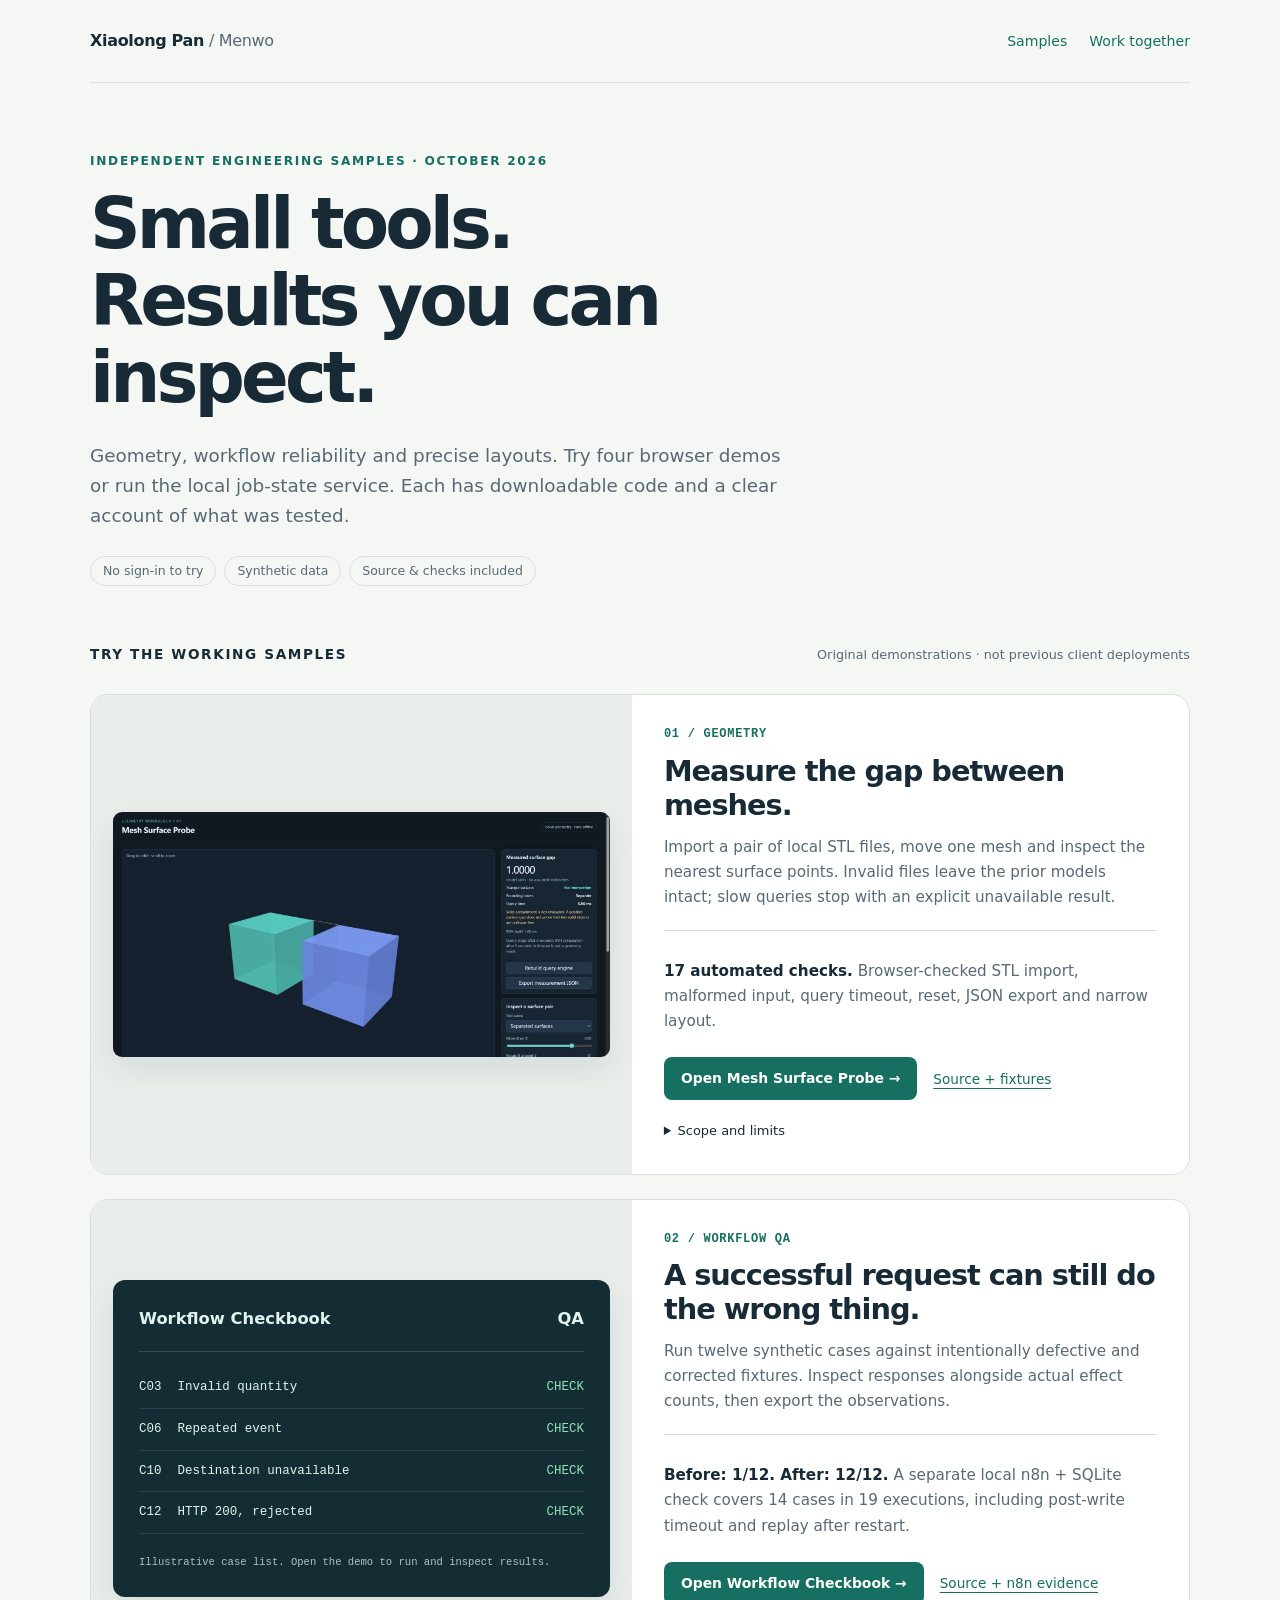
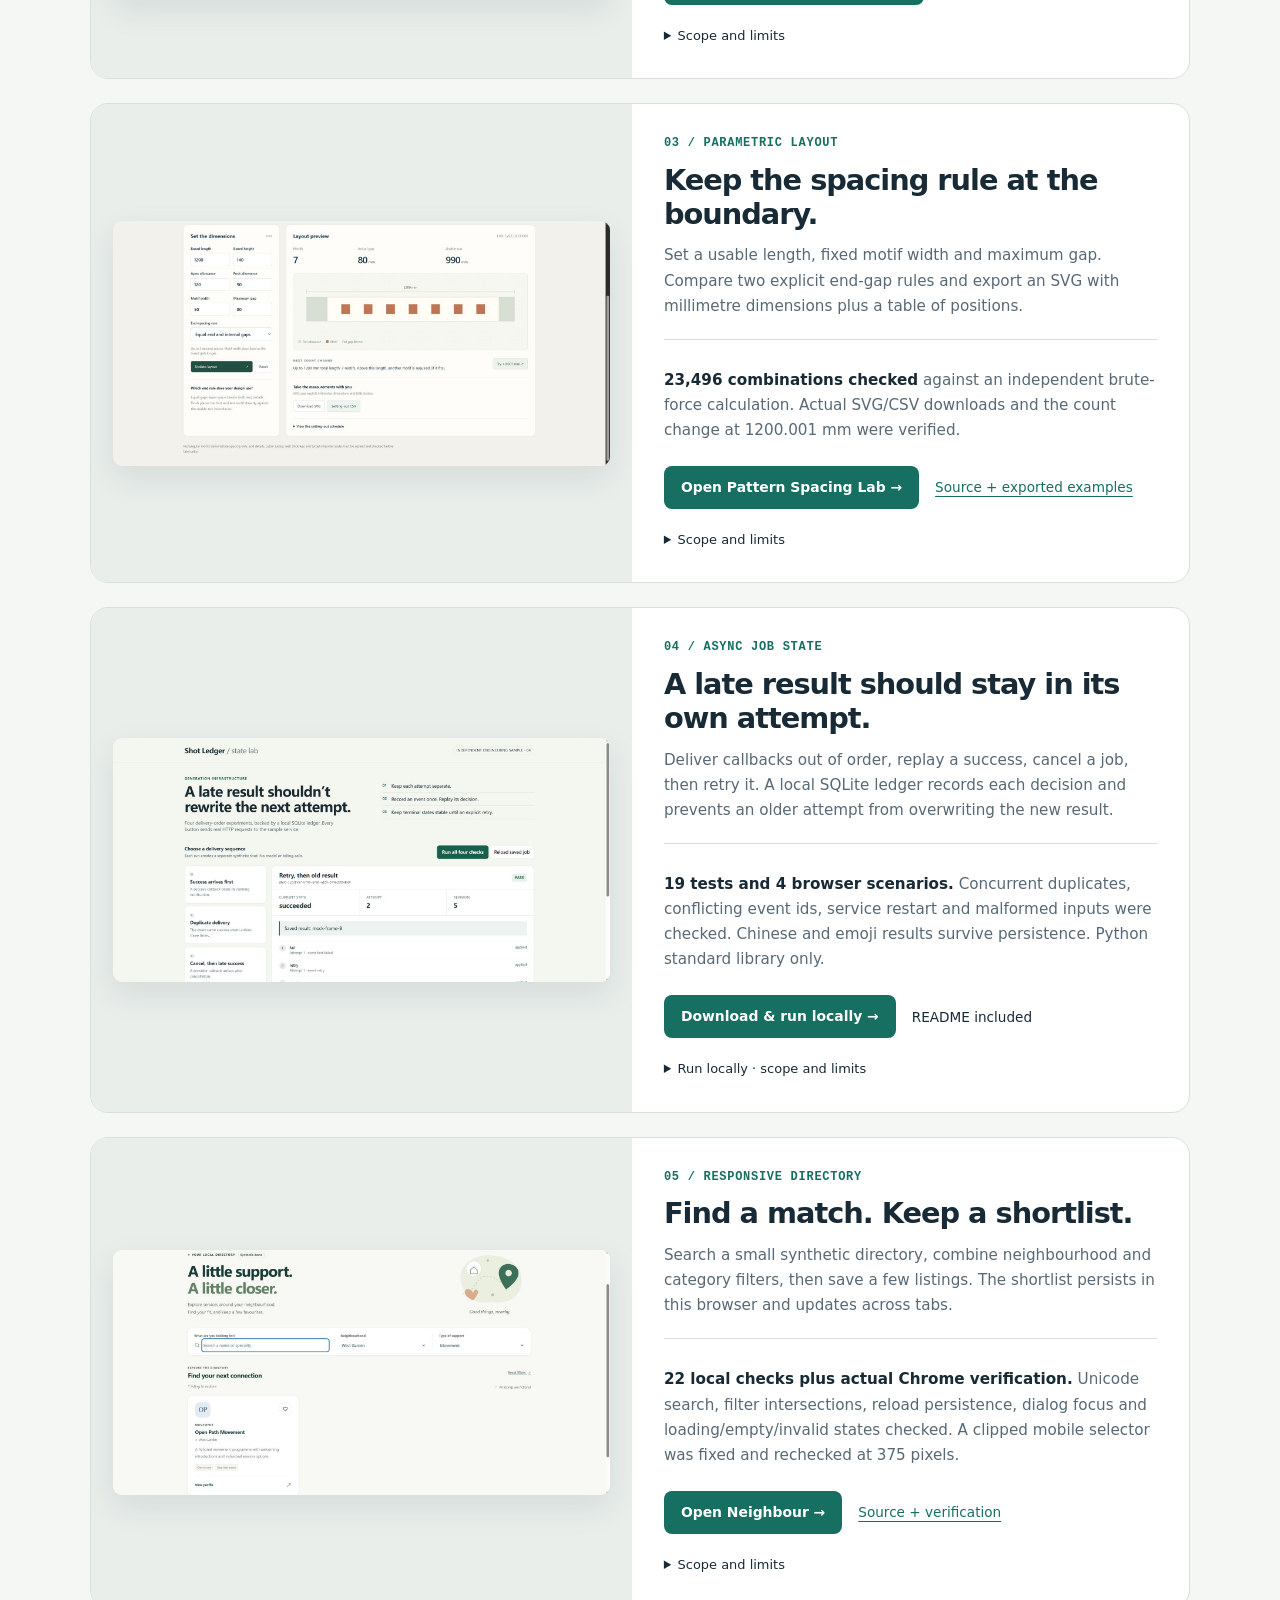
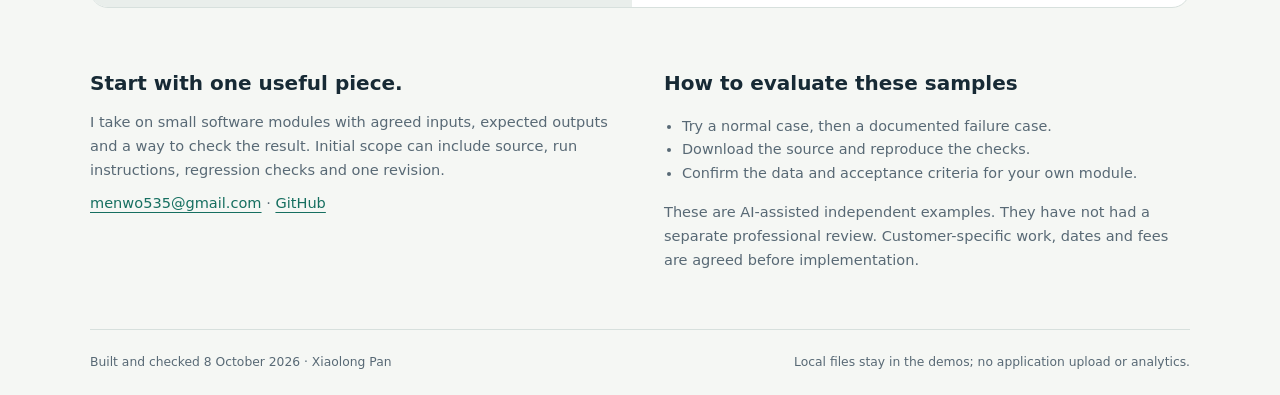
<file: engineering.html>
<!doctype html>
<html lang="en" translate="no">
<head>
<meta charset="utf-8"><meta name="viewport" content="width=device-width,initial-scale=1">
<meta name="google" content="notranslate">
<meta name="description" content="Working geometry, workflow QA and parametric-layout samples by Xiaolong Pan. Try the demos and inspect reproducible source.">
<title>Engineering samples · Xiaolong Pan</title>
<style>
:root{color-scheme:light;--ink:#172a35;--muted:#586975;--line:#d7e0dd;--paper:#f5f7f4;--accent:#166f60}*{box-sizing:border-box}body{margin:0;background:var(--paper);color:var(--ink);font:16px/1.65 system-ui,-apple-system,Segoe UI,sans-serif}a{color:var(--accent);text-underline-offset:4px}a:hover{text-decoration-thickness:2px}a:focus-visible,summary:focus-visible{outline:3px solid #db7a33;outline-offset:5px}.wrap{width:min(1100px,calc(100% - 48px));margin:auto}header{display:flex;align-items:center;justify-content:space-between;gap:20px;padding:28px 0;border-bottom:1px solid var(--line)}header .name{font-weight:750;letter-spacing:-.02em}nav{display:flex;gap:22px}nav a{text-decoration:none;font-size:.88rem}.eyebrow{font-size:.76rem;letter-spacing:.14em;text-transform:uppercase;color:var(--accent);font-weight:750}.hero{padding:68px 0 45px;max-width:820px}h1{font-size:clamp(2.5rem,5.7vw,4.4rem);line-height:1.09;letter-spacing:-.055em;margin:15px 0 24px;font-weight:750}.intro{max-width:700px;font-size:1.15rem;color:var(--muted)}.chips{display:flex;gap:8px;flex-wrap:wrap;margin-top:24px}.chip{border:1px solid var(--line);border-radius:30px;padding:4px 12px;font-size:.78rem;color:var(--muted)}section{scroll-margin-top:20px}.section-title{display:flex;justify-content:space-between;gap:20px;align-items:baseline;margin:0 0 18px}.section-title h2{font-size:.85rem;text-transform:uppercase;letter-spacing:.12em}.section-title span{color:var(--muted);font-size:.8rem}.card{display:grid;grid-template-columns:1fr 1.03fr;margin-bottom:24px;overflow:hidden;border:1px solid var(--line);border-radius:18px;background:#fff}.visual{background:#e9eeeb;display:flex;align-items:center;justify-content:center;min-width:0;padding:22px}.visual img{display:block;width:100%;height:auto;border-radius:9px;box-shadow:0 12px 32px #172a3518}.content{padding:32px;min-width:0}.number{color:var(--accent);font:700 .75rem/1.3 ui-monospace,monospace;letter-spacing:.06em}h3{font-size:1.8rem;letter-spacing:-.035em;line-height:1.18;margin:12px 0}.content p{margin:12px 0;color:var(--muted);font-size:.95rem}.proof{border-top:1px solid var(--line);margin-top:20px;padding-top:16px}.proof strong{color:var(--ink);font-weight:700}.actions{display:flex;gap:16px;align-items:center;flex-wrap:wrap;margin-top:23px}.primary{background:var(--accent);color:white;text-decoration:none;padding:10px 17px;border-radius:8px;font-size:.87rem;font-weight:650}.secondary{font-size:.85rem}details{font-size:.81rem;color:var(--muted);margin-top:20px}summary{cursor:pointer;color:var(--ink)}details p{font-size:.82rem!important}.qa-view{width:100%;background:#142d35;border-radius:12px;color:#e2f3ed;padding:26px;font-family:ui-monospace,monospace;font-size:.78rem;box-shadow:0 12px 32px #172a3518}.qa-view .bar{display:flex;justify-content:space-between;border-bottom:1px solid #36505a;padding-bottom:18px;margin-bottom:15px;font-family:system-ui;font-size:1.02rem;font-weight:650}.qa-view .row{display:flex;gap:16px;padding:10px 0;border-bottom:1px solid #29434c}.qa-view .pass{color:#90e1b4;margin-left:auto}.qa-view small{display:block;color:#abc1c6;padding-top:20px;font-size:.66rem}.footer-grid{display:grid;grid-template-columns:1fr 1fr;gap:48px;padding:35px 0 48px}.footer-grid h2{font-size:1.25rem;margin:0 0 10px}.footer-grid p{font-size:.91rem;color:var(--muted);margin:9px 0}.footer-grid ul{padding-left:18px;font-size:.9rem;color:var(--muted)}footer{padding:22px 0;border-top:1px solid var(--line);font-size:.77rem;color:var(--muted);display:flex;justify-content:space-between;gap:20px}code{font-family:ui-monospace,monospace;font-size:.86em}@media(max-width:760px){.wrap{width:calc(100% - 30px)}header{align-items:flex-start;padding:22px 0}nav{gap:14px}.hero{padding:42px 0 25px}.intro{font-size:1rem}.card{grid-template-columns:1fr}.visual{padding:16px}.content{padding:24px}.footer-grid{grid-template-columns:1fr;gap:24px}.section-title{display:block}.section-title span{display:block;margin-top:-12px;margin-bottom:18px}footer{display:block}.qa-view{padding:20px;font-size:.67rem}.qa-view .row{gap:8px}.qa-view .bar{font-size:.9rem}h3{font-size:1.6rem}nav a{font-size:.8rem}}
</style>
</head>
<body>
<div class="wrap">
<header><div class="name">Xiaolong Pan<span style="font-weight:400;color:var(--muted)"> / Menwo</span></div><nav aria-label="Main"><a href="#samples">Samples</a><a href="#work">Work together</a></nav></header>
<main>
<section class="hero"><div class="eyebrow">Independent engineering samples · October 2026</div><h1>Small tools.<br>Results you can inspect.</h1><p class="intro">Geometry, workflow reliability and precise layouts. Try four browser demos or run the local job-state service. Each has downloadable code and a clear account of what was tested.</p><div class="chips"><span class="chip">No sign-in to try</span><span class="chip">Synthetic data</span><span class="chip">Source & checks included</span></div></section>
<section id="samples" aria-labelledby="sample-title"><div class="section-title"><h2 id="sample-title">Try the working samples</h2><span>Original demonstrations · not previous client deployments</span></div>
<article class="card"><div class="visual"><img src="mesh-preview.jpg" width="1707" height="937" alt="Mesh Surface Probe browser view showing two test meshes and surface measurement controls"></div><div class="content"><div class="number">01 / GEOMETRY</div><h3>Measure the gap between meshes.</h3><p>Import a pair of local STL files, move one mesh and inspect the nearest surface points. Invalid files leave the prior models intact; slow queries stop with an explicit unavailable result.</p><div class="proof"><p><strong>17 automated checks.</strong> Browser-checked STL import, malformed input, query timeout, reset, JSON export and narrow layout.</p></div><div class="actions"><a class="primary" href="mesh-surface-probe.html">Open Mesh Surface Probe →</a><a class="secondary" href="mesh-surface-probe-source.zip" download>Source + fixtures</a></div><details><summary>Scope and limits</summary><p>Rigid transforms; generated boxes and spheres only. Surface intersection does not detect solid containment. No registration, clinical or manufacturing validation. 6 MiB and 20,000 triangles per file are resource limits, not performance guarantees. Queries use Three.js and three-mesh-bvh; <a href="THIRD-PARTY-LICENSES.txt">third-party notices</a>.</p></details></div></article>
<article class="card"><div class="visual"><div class="qa-view" aria-label="Illustrative overview of the workflow checks; open the demo to run actual results"><div class="bar"><span>Workflow Checkbook</span><span>QA</span></div><div class="row"><span>C03</span><span>Invalid quantity</span><span class="pass">CHECK</span></div><div class="row"><span>C06</span><span>Repeated event</span><span class="pass">CHECK</span></div><div class="row"><span>C10</span><span>Destination unavailable</span><span class="pass">CHECK</span></div><div class="row"><span>C12</span><span>HTTP 200, rejected</span><span class="pass">CHECK</span></div><small>Illustrative case list. Open the demo to run and inspect results.</small></div></div><div class="content"><div class="number">02 / WORKFLOW QA</div><h3>A successful request can still do the wrong thing.</h3><p>Run twelve synthetic cases against intentionally defective and corrected fixtures. Inspect responses alongside actual effect counts, then export the observations.</p><div class="proof"><p><strong>Before: 1/12. After: 12/12.</strong> A separate local n8n + SQLite check covers 14 cases in 19 executions, including post-write timeout and replay after restart.</p></div><div class="actions"><a class="primary" href="workflow-checkbook.html">Open Workflow Checkbook →</a><a class="secondary" href="workflow-checkbook-source.zip" download>Source + n8n evidence</a></div><details><summary>Scope and limits</summary><p>The browser runs an in-memory JavaScript fixture, not n8n or a customer service. The downloadable n8n evidence is a separate loopback test. It does not establish production readiness or exactly-once effects in outside services. No voice/LLM evaluation.</p></details></div></article>
<article class="card"><div class="visual"><img src="spacing-preview.jpg" width="1707" height="937" loading="lazy" alt="Pattern Spacing Lab browser view with end allowances, maximum gap and repeat-pattern preview"></div><div class="content"><div class="number">03 / PARAMETRIC LAYOUT</div><h3>Keep the spacing rule at the boundary.</h3><p>Set a usable length, fixed motif width and maximum gap. Compare two explicit end-gap rules and export an SVG with millimetre dimensions plus a table of positions.</p><div class="proof"><p><strong>23,496 combinations checked</strong> against an independent brute-force calculation. Actual SVG/CSV downloads and the count change at 1200.001 mm were verified.</p></div><div class="actions"><a class="primary" href="spacing-lab.html">Open Pattern Spacing Lab →</a><a class="secondary" href="spacing-lab-source.zip" download>Source + exported examples</a></div><details><summary>Scope and limits</summary><p>Rectangular synthetic motifs only. Exact integer micrometres determine the count; exported positions are rounded to six decimal millimetres. No DXF, decorative library, physical cutting or customer-equipment validation.</p></details></div></article>
<article class="card"><div class="visual"><img src="shot-ledger-preview.jpg" width="1707" height="937" loading="lazy" alt="Shot Ledger local HTTP demo showing a successful second attempt and a rejected stale result"></div><div class="content"><div class="number">04 / ASYNC JOB STATE</div><h3>A late result should stay in its own attempt.</h3><p>Deliver callbacks out of order, replay a success, cancel a job, then retry it. A local SQLite ledger records each decision and prevents an older attempt from overwriting the new result.</p><div class="proof"><p><strong>19 tests and 4 browser scenarios.</strong> Concurrent duplicates, conflicting event ids, service restart and malformed inputs were checked. Chinese and emoji results survive persistence. Python standard library only.</p></div><div class="actions"><a class="primary" href="shot-ledger-source.zip" download>Download & run locally →</a><span class="secondary">README included</span></div><details><summary>Run locally · scope and limits</summary><p>Requires Python 3.10+. Extract the archive, open the shot-ledger folder, run <code>python -m unittest -v</code>, then <code>python server.py</code>. Open <code>http://127.0.0.1:8846/</code> and choose Run all four checks. Stop with Ctrl+C. Full instructions are in README.md.</p><p>This sample needs its local Python service; the image is a captured demonstration, not a hosted backend. No model, media, provider or billing calls. A cancelled ledger entry does not cancel a provider operation. No production queue or distributed exactly-once claim.</p></details></div></article>
<article class="card"><div class="visual"><img src="directory-preview.jpg" width="1707" height="937" loading="lazy" alt="Neighbour synthetic directory with search, filters and saved listings"></div><div class="content"><div class="number">05 / RESPONSIVE DIRECTORY</div><h3>Find a match. Keep a shortlist.</h3><p>Search a small synthetic directory, combine neighbourhood and category filters, then save a few listings. The shortlist persists in this browser and updates across tabs.</p><div class="proof"><p><strong>22 local checks plus actual Chrome verification.</strong> Unicode search, filter intersections, reload persistence, dialog focus and loading/empty/invalid states checked. A clipped mobile selector was fixed and rechecked at 375 pixels.</p></div><div class="actions"><a class="primary" href="directory-demo.html">Open Neighbour →</a><a class="secondary" href="directory-source.zip" download>Source + verification</a></div><details><summary>Scope and limits</summary><p>Eight invented providers; no real medical data or service recommendation. Browser localStorage only, with no accounts, backend, bookings or analytics. No PWA installation or offline-cache claim. Local tests include a lightweight DOM harness; actual Chrome observations and unchecked cases are documented separately.</p></details></div></article>
</section>
<section class="footer-grid" id="work"><div><h2>Start with one useful piece.</h2><p>I take on small software modules with agreed inputs, expected outputs and a way to check the result. Initial scope can include source, run instructions, regression checks and one revision.</p><p><a href="mailto:menwo535@gmail.com">menwo535@gmail.com</a> · <a href="https://github.com/menwo535-jpg">GitHub</a></p></div><div><h2>How to evaluate these samples</h2><ul><li>Try a normal case, then a documented failure case.</li><li>Download the source and reproduce the checks.</li><li>Confirm the data and acceptance criteria for your own module.</li></ul><p>These are AI-assisted independent examples. They have not had a separate professional review. Customer-specific work, dates and fees are agreed before implementation.</p></div></section>
</main><footer><span>Built and checked 8 October 2026 · Xiaolong Pan</span><span>Local files stay in the demos; no application upload or analytics.</span></footer>
</div>
</body></html>
</file>
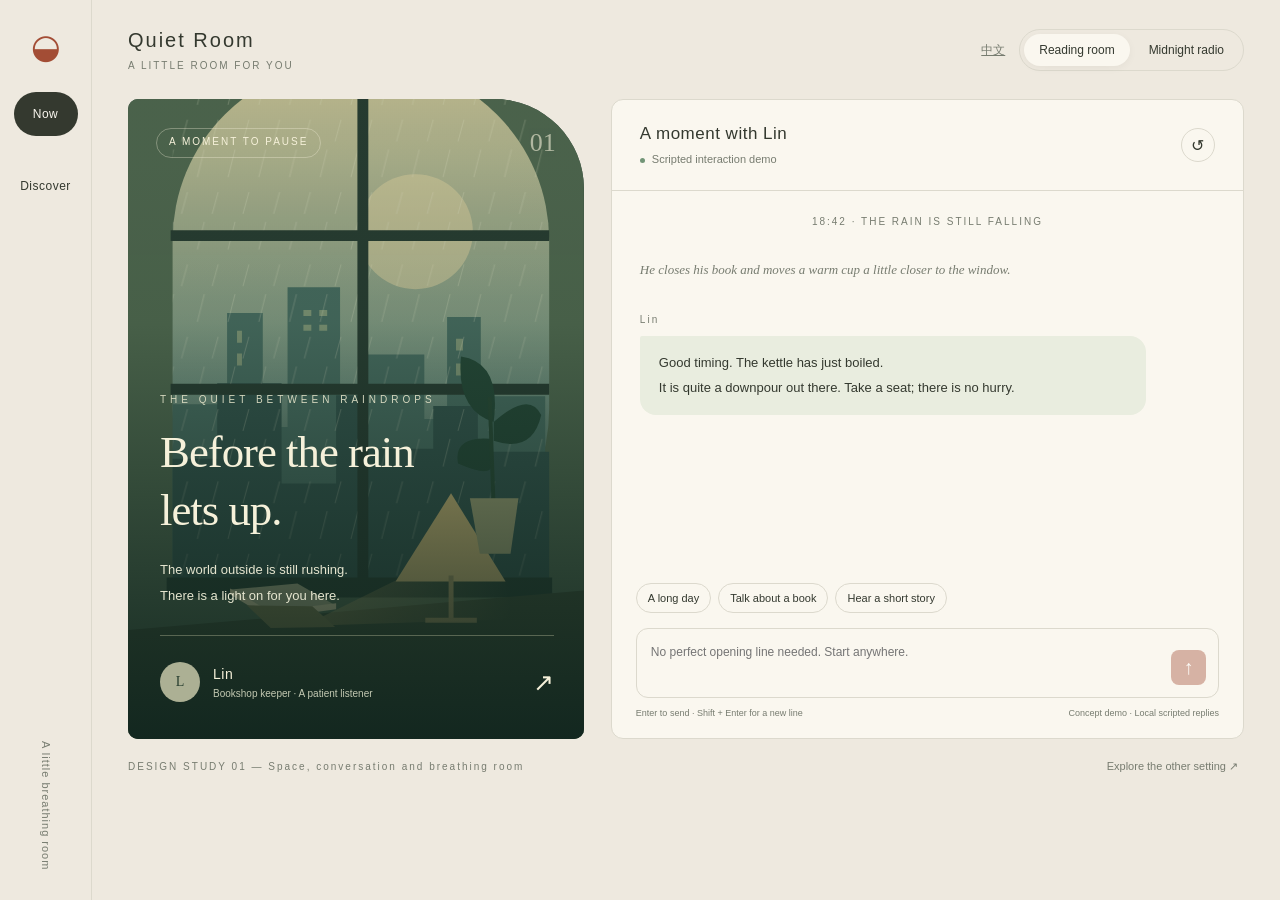
<file: index-en.html>
<!doctype html>
<html lang="en"><meta charset="utf-8"><meta name="viewport" content="width=device-width,initial-scale=1"><title>Quiet Room — Before the rain lets up</title>
<style>
*{box-sizing:border-box}body{margin:0;background:#eee9df;color:#34392f;font-family:Inter,'Segoe UI','Microsoft YaHei',sans-serif;font-size:14px;--accent:#a34d35;--paper:#faf7ef;--line:#dcd9cd;--ink:#34392f;--muted:#777c70;transition:background .5s,color .5s}button,input,textarea{font:inherit}button{cursor:pointer}button:focus-visible,textarea:focus-visible{outline:3px solid #b96b42;outline-offset:4px}button{color:inherit}.shell{max-width:1512px;margin:auto;min-height:100vh;display:grid;grid-template-columns:92px 1fr}.rail{padding:30px 16px;border-right:1px solid var(--line);display:flex;align-items:center;flex-direction:column;gap:28px}.brand{font-family:Georgia,serif;font-size:34px;line-height:1;color:var(--accent)}.rail button{border:0;background:none;writing-mode:vertical-rl;letter-spacing:4px;padding:18px 10px;border-radius:30px}.rail button[aria-pressed=true]{background:var(--ink);color:var(--paper)}.rail .bottom{margin-top:auto;font-size:11px;color:var(--muted);writing-mode:vertical-rl;letter-spacing:3px}.workspace{padding:29px 36px 24px;min-width:0}.top{display:flex;justify-content:space-between;align-items:center;margin-bottom:28px}.wordmark{font-size:20px;letter-spacing:6px}.eyebrow{font-size:10px;letter-spacing:2px;color:var(--muted);text-transform:uppercase}.top .eyebrow{margin-top:8px}.switch{display:flex;border:1px solid var(--line);padding:4px;border-radius:30px;gap:4px}.switch button{border:0;background:none;padding:9px 15px;border-radius:24px;font-size:12px}.switch button[aria-pressed=true]{background:var(--paper);box-shadow:0 2px 8px #0000000b}.layout{display:grid;grid-template-columns:minmax(270px,.9fr) minmax(380px,1.25fr);gap:27px;align-items:stretch}.story{min-height:640px;position:relative;background:#273c34;border-radius:10px 90px 10px 10px;overflow:hidden;color:#f6f1da;isolation:isolate}.art{position:absolute;width:100%;height:100%;inset:0;opacity:.92}.story:after{content:'';position:absolute;inset:0;background:linear-gradient(180deg,#12251c10 10%,#17291e20 35%,#10251eee 100%);z-index:-1}.art{z-index:-2}.story-top{display:flex;justify-content:space-between;margin:29px 28px}.tag{border:1px solid #f6f1da55;border-radius:24px;padding:7px 12px;font-size:10px;letter-spacing:2px}.edition{font-family:Georgia,serif;font-size:26px;opacity:.6}.story-content{position:absolute;left:32px;right:30px;bottom:37px}.tiny{font-size:10px;letter-spacing:4px;color:#d5d7be}.story h1{font-family:Georgia,'Songti SC','SimSun',serif;font-weight:400;font-size:clamp(36px,4vw,58px);line-height:1.3;letter-spacing:7px;margin:18px 0}.story p{line-height:2;font-size:13px;color:#e5e5cf;max-width:290px}.divider{height:1px;background:#ecedc24a;margin:26px 0}.person{display:flex;align-items:center;gap:13px}.avatar{height:40px;width:40px;border-radius:50%;display:grid;place-items:center;background:#acb094;color:#283f30;font-family:'SimSun',serif}.person strong{font-weight:400;letter-spacing:3px}.person small{display:block;font-size:10px;color:#c3c9b2;margin-top:6px}.person .arrow{margin-left:auto;font-size:25px}.conversation{display:flex;flex-direction:column;background:var(--paper);border:1px solid var(--line);border-radius:12px;min-width:0;height:640px}.chat-head{padding:24px 28px;border-bottom:1px solid var(--line);display:flex;justify-content:space-between;align-items:center}.chat-head h2{font-weight:500;letter-spacing:3px;font-size:17px;margin:0 0 6px}.online{font-size:11px;color:var(--muted)}.online:before{content:'';display:inline-block;width:5px;height:5px;border-radius:50%;background:#729577;margin-right:7px}.iconbutton{border:1px solid var(--line);background:transparent;border-radius:50%;width:34px;height:34px;font-size:16px}.messages{flex:1;min-height:0;overflow:auto;padding:25px 28px;scroll-behavior:smooth}.time{text-align:center;color:var(--muted);font-size:10px;letter-spacing:2px;margin-bottom:30px}.narration{font-family:'SimSun',serif;font-style:italic;line-height:2;color:var(--muted);margin:0 0 27px;font-size:13px}.message{max-width:88%;font-size:13px;line-height:1.9;margin-bottom:17px;animation:appear .35s ease both}.message .name{font-size:10px;letter-spacing:2px;color:var(--muted);margin-bottom:7px}.bubble{background:#e9eddf;padding:15px 19px;border-radius:2px 16px 16px 16px;white-space:pre-wrap;overflow-wrap:anywhere}.message.user{margin-left:auto}.user .bubble{background:var(--ink);color:var(--paper);border-radius:16px 2px 16px 16px}.user .name{text-align:right}.composer{padding:0 24px 20px}.suggestions{display:flex;gap:7px;flex-wrap:wrap;margin:0 0 15px}.suggestions button{border:1px solid var(--line);background:transparent;font-size:11px;border-radius:20px;padding:8px 11px}.suggestions button:hover{background:#c4cebb40}.input-wrap{border:1px solid var(--line);background:var(--paper);border-radius:12px;display:flex;align-items:flex-end;padding:12px;gap:8px}.input-wrap textarea{resize:none;width:100%;border:0;outline:none;background:none;color:var(--ink);height:44px;line-height:1.6;font-size:12px}.send{background:var(--accent);border:0;border-radius:8px;color:white;min-width:35px;height:35px;font-size:20px}.send:disabled{opacity:.4;cursor:default}.composer-foot{display:flex;justify-content:space-between;color:var(--muted);font-size:9px;margin-top:10px;gap:10px}.footer{display:flex;justify-content:space-between;align-items:center;margin-top:20px;color:var(--muted);font-size:10px}.footer span{letter-spacing:2px}.footer button{border:0;background:none;color:var(--muted);font-size:11px}.discover{display:none}.discover.open{display:block}.discover h1{font-family:'SimSun',serif;font-size:40px;font-weight:400;margin:45px 0 20px}.discover p{color:var(--muted);line-height:1.8}.cards{display:grid;grid-template-columns:1fr 1fr;gap:24px;margin-top:35px}.card{border:0;text-align:left;min-height:330px;padding:35px;border-radius:12px;color:#f7f0db;background:radial-gradient(ellipse at 70% 20%,#dfc58b 0%,transparent 33%),linear-gradient(145deg,#738878,#243c32 75%);position:relative;overflow:hidden}.card:nth-child(2){background:radial-gradient(circle at 80% 15%,#e3c88c 0 3%,transparent 4%),linear-gradient(150deg,#64878b,#152d3d 65%)}.card:after{content:'◯';font:240px Georgia;position:absolute;right:-40px;bottom:-90px;opacity:.1}.card b{display:block;font-family:'SimSun',serif;font-size:34px;font-weight:400;letter-spacing:4px;margin:70px 0 20px}.card small{letter-spacing:3px}.card em{font-style:normal;display:block;font-size:12px;opacity:.8;line-height:2}.night{background:#172c37;--accent:#b37749;--paper:#223742;--line:#3d5058;--ink:#e4e3d4;--muted:#a2b4b6;color:var(--ink)}.night .bubble{background:#314c54}.night .user .bubble{background:#c2cdca;color:#1f343d}.night .story{background:#172d3c}.night .art{filter:hue-rotate(32deg) saturate(.65) brightness(.8)}.night .story:after{background:linear-gradient(180deg,#10203100,#102434ef)}.night .switch button[aria-pressed=true]{background:#3a5058}.night .rail button[aria-pressed=true]{background:#e4e3d4;color:#223742}@keyframes appear{from{opacity:0;transform:translateY(7px)}to{opacity:1;transform:translateY(0)}}@media(prefers-reduced-motion:reduce){*,*:before,*:after{animation:none!important;transition:none!important;scroll-behavior:auto!important}}@media(max-width:900px){.workspace{padding:22px}.shell{grid-template-columns:65px 1fr}.rail{padding:26px 10px}.layout{grid-template-columns:minmax(210px,.8fr) minmax(300px,1.2fr);gap:16px}.story-content{left:22px}.story h1{font-size:36px}.chat-head,.messages{padding:20px}.composer{padding:0 16px 15px}}@media(max-width:700px){.shell{display:block}.rail{display:none}.workspace{padding:18px 15px}.top{margin-bottom:20px}.wordmark{font-size:18px}.layout{display:block}.story{min-height:215px;border-radius:10px 55px 10px 10px;margin-bottom:16px}.story-top{margin:20px}.story-content{bottom:20px;left:22px}.story h1{font-size:30px;letter-spacing:4px;margin:8px 0}.story p,.story .divider,.story .person,.story .tiny{display:none}.story .art{transform:translateY(-10%)}.conversation{height:590px}.switch button{padding:8px 10px}.cards{grid-template-columns:1fr}.discover h1{font-size:31px}.footer{align-items:flex-start;gap:15px;line-height:1.7}.footer span{letter-spacing:0}.chat-head{padding:18px 20px}.message{max-width:93%}.composer-foot{font-size:9px}}

/* English copy needs horizontal navigation and more flexible header space. */
.rail button{writing-mode:horizontal-tb;letter-spacing:.5px;padding:15px 2px;font-size:12px;width:64px}
.rail .bottom{letter-spacing:1px}.top{flex-wrap:wrap;gap:14px}
.wordmark{letter-spacing:2px}.story h1{letter-spacing:-1px;font-size:clamp(32px,3.5vw,51px)}
.person strong,.chat-head h2{letter-spacing:.5px}.card b{letter-spacing:-.5px;font-size:30px}
.discover h1{font-family:Georgia,serif}.language{font-size:12px;color:var(--muted)}
.header-tools{display:flex;align-items:center;gap:14px;flex-wrap:wrap}
@media(max-width:700px){.top{align-items:flex-start}.wordmark{font-size:19px}.header-tools{width:100%;justify-content:space-between}.story h1{font-size:31px}.composer-foot{flex-wrap:wrap}.chat-head h2{font-size:16px}}
</style>
<body><div class="shell"><aside class="rail"><div class="brand">◒</div><button id="nav-chat" aria-pressed="true">Now</button><button id="nav-discover" aria-pressed="false">Discover</button><div class="bottom">A little breathing room</div></aside><main class="workspace"><header class="top"><div><div class="wordmark">Quiet Room</div><div class="eyebrow">A LITTLE ROOM FOR YOU</div></div><div class="header-tools"><a class="language" href="index.html" lang="zh-CN">中文</a><div class="switch" aria-label="Choose a setting"><button id="warm" aria-pressed="true">Reading room</button><button id="cool" aria-pressed="false">Midnight radio</button></div></div></header>
<div class="layout" id="chat-view"><section class="story" aria-label="Scene illustration"><svg class="art" viewBox="0 0 460 690" preserveAspectRatio="xMidYMid slice" role="img" aria-label="Lamplight, books and a distant city through a rain-streaked window"><defs><linearGradient id="sky" x2="0" y2="1"><stop stop-color="#d7ce9c"/><stop offset=".62" stop-color="#749583"/><stop offset="1" stop-color="#365449"/></linearGradient><linearGradient id="glow"><stop stop-color="#dfbe73"/><stop offset="1" stop-color="#dfbe7300"/></linearGradient><pattern id="rain" width="31" height="73" patternUnits="userSpaceOnUse"><path d="M15 0L8 28 M29 43L23 65" stroke="#f4f4d3" stroke-opacity=".25" stroke-width="1"/></pattern></defs><rect width="460" height="690" fill="#526b51"/><rect x="45" y="-15" width="380" height="530" rx="180" fill="url(#sky)"/><circle cx="290" cy="156" r="58" fill="#eddea7" opacity=".5"/><path d="M45 330h55v-92h36v115h25V212h53v129h25V280h60v65h23V242h34v80h65v190H45z" fill="#496f63"/><path d="M45 385h45v-76h65v101h55v-89h30v54h68v-43h45v46h72v134H45z" fill="#34564e"/><g fill="#b5c08e" opacity=".55"><path d="M110 256h5v12h-5zM110 279h5v12h-5zM177 235h8v6h-8zM193 235h8v6h-8zM177 250h8v6h-8zM193 250h8v6h-8zM331 264h7v12h-7zM331 289h7v12h-7z"/></g><rect x="45" width="380" height="512" fill="url(#rain)"/><path d="M43 160H425M43 315H425M237 0V518" stroke="#283d31" stroke-width="11"/><path d="M39 505h389v20H39z" fill="#273e30"/><path d="M0 558L460 518v172H0z" fill="#3d4c35"/><path d="M326 420l55 89H270z" fill="#d5bd79"/><path d="M326 503v45m-26 0h52" stroke="#a59562" stroke-width="5"/><path d="M270 508L177 554l210-7-7-39" fill="url(#glow)" opacity=".4"/><path d="M104 517l67-6 38 22-65 8z" fill="#aeb08a"/><path d="M103 522l40 24 67-9v-6l-67 8-40-23z" fill="#ddd2a5"/><path d="M120 533l66 1 23 21-65 1z" fill="#817e50"/><path d="M369 348q-38-12-33-66 41 6 33 66m0 0q36-32 48-7-9 39-48 26m-3-2q-38-3-33 25 34 15 34 1" fill="#244937"/><path d="M365 323l4 112" stroke="#284a35" stroke-width="4"/><path d="M345 425h49l-8 56h-31z" fill="#a8a879"/></svg><div class="story-top"><span class="tag" id="scene-tag">A MOMENT TO PAUSE</span><span class="edition">01</span></div><div class="story-content"><div class="tiny" id="story-kicker">THE QUIET BETWEEN RAINDROPS</div><h1 id="story-title">Before the rain<br>lets up.</h1><p id="story-copy">The world outside is still rushing.<br>There is a light on for you here.</p><div class="divider"></div><div class="person"><div class="avatar">L</div><div><strong id="person-name">Lin</strong><small id="person-desc">Bookshop keeper · A patient listener</small></div><span class="arrow">↗</span></div></div></section>
<section class="conversation" aria-label="Interactive conversation demo"><header class="chat-head"><div><h2 id="chat-name">A moment with Lin</h2><span class="online">Scripted interaction demo</span></div><button class="iconbutton" id="restart" aria-label="Restart conversation" title="Restart">↺</button></header><div class="messages" id="messages" role="log" aria-live="polite"></div><form class="composer" id="composer"><div class="suggestions"><button type="button" data-prompt="I feel a little tired today.">A long day</button><button type="button" data-prompt="Recommend a book to me.">Talk about a book</button><button type="button" data-prompt="Tell me a short story.">Hear a short story</button></div><div class="input-wrap"><textarea id="message-input" aria-label="Write a message" maxlength="800" placeholder="No perfect opening line needed. Start anywhere."></textarea><button class="send" id="send" aria-label="Send message" disabled>↑</button></div><div class="composer-foot"><span>Enter to send · Shift + Enter for a new line</span><span>Concept demo · Local scripted replies</span></div></form></section></div>
<section class="discover" id="discover-view"><div class="eyebrow">MEET SOMEONE, FIND YOUR MOMENT</div><h1>A different story.<br>A little room for you.</h1><p>Find a quiet corner and a conversation at your own pace.</p><div class="cards"><button class="card" id="card-warm"><small>01 / Reading room</small><b>Before the rain</b><em>Lin · An old bookshop, with the light still on.<br>Step inside ↗</em></button><button class="card" id="card-cool"><small>02 / Midnight radio</small><b>The city slows down</b><em>Chen · A place for the words the day left unfinished.<br>Step inside ↗</em></button></div></section>
<footer class="footer"><span>DESIGN STUDY 01 — Space, conversation and breathing room</span><button id="explore">Explore the other setting ↗</button></footer></main></div>
<script>
const $=id=>document.getElementById(id);let night=false;let pending=null;
function addMessage(text,user=false){const item=document.createElement('div');item.className='message'+(user?' user':'');const name=document.createElement('div');name.className='name';name.textContent=user?'You':night?'Chen':'Lin';const bubble=document.createElement('div');bubble.className='bubble';bubble.textContent=text;item.append(name,bubble);$('messages').append(item);$('messages').scrollTop=$('messages').scrollHeight}
function reset(){clearTimeout(pending);pending=null;$('messages').replaceChildren();const time=document.createElement('div');time.className='time';time.textContent=night?'00:24 · THE CITY SLOWS DOWN':'18:42 · THE RAIN IS STILL FALLING';const narration=document.createElement('p');narration.className='narration';narration.textContent=night?'The music fades a little. A few windows across the city are still lit.':'He closes his book and moves a warm cup a little closer to the window.';$('messages').append(time,narration);addMessage(night?'Good evening. The city has finally grown quiet.\nAnything on your mind, or would you just like to stay a while?':'Good timing. The kettle has just boiled.\nIt is quite a downpour out there. Take a seat; there is no hurry.');$('message-input').value='';$('send').disabled=true}
function send(text){text=text.trim();if(!text||pending)return;addMessage(text,true);$('message-input').value='';$('send').disabled=true;pending=setTimeout(()=>{pending=null;let answer;if(/tired|hard|stress|exhaust|累|难|烦/i.test(text))answer='Then let the day rest for a moment.\nNo need to find the right words straight away. What took the most out of you today?';else if(/book|read|书/i.test(text))answer='The Little Prince comes to mind, and its small encounters.\nWould you like a gentle story, or a book to lose track of time in?';else if(/story|stories|故事/i.test(text))answer='A little bookshop always kept an empty chair by its door.\nThe owner said it was there to give passers-by a reason to pause.';else answer=night?'I am listening.\nIf this moment were a song on the radio, what would you call it?':'I am listening.\nTake your time. There is plenty of evening left.';addMessage(answer);$('send').disabled=!$('message-input').value.trim()},650)}
function view(discover){$('chat-view').style.display=discover?'none':'';$('discover-view').classList.toggle('open',discover);$('nav-chat').setAttribute('aria-pressed',!discover);$('nav-discover').setAttribute('aria-pressed',discover);$('explore').textContent=discover?'Return to the conversation ↗':'Explore the other setting ↗'}
function theme(value){night=value;document.body.classList.toggle('night',night);$('warm').setAttribute('aria-pressed',!night);$('cool').setAttribute('aria-pressed',night);$('story-title').replaceChildren();const line1=document.createTextNode(night?'The city slows down.':'Before the rain');const br=document.createElement('br');$('story-title').append(line1,br,document.createTextNode(night?'So can you.':'lets up.'));$('story-copy').textContent=night?'A quiet frequency for the thoughts the day left unfinished.':'The world outside is still rushing. There is a light on for you here.';$('person-name').textContent=night?'Chen':'Lin';$('person-desc').textContent=night?'Late-night host · Collector of city sounds':'Bookshop keeper · A patient listener';$('chat-name').textContent=night?'After hours with Chen':'A moment with Lin';$('scene-tag').textContent=night?'BEFORE GOODNIGHT':'A MOMENT TO PAUSE';$('story-kicker').textContent=night?'A FREQUENCY JUST FOR TONIGHT':'THE QUIET BETWEEN RAINDROPS';document.querySelector('.avatar').textContent=night?'C':'L';document.querySelector('.edition').textContent=night?'02':'01';document.title=night?'Quiet Room — Midnight radio':'Quiet Room — Before the rain lets up';reset()}
$('composer').addEventListener('submit',e=>{e.preventDefault();send($('message-input').value)});$('message-input').addEventListener('input',()=>{$('send').disabled=!!pending||!$('message-input').value.trim()});$('message-input').addEventListener('keydown',e=>{if(e.key==='Enter'&&!e.shiftKey&&!e.isComposing){e.preventDefault();send($('message-input').value)}});document.querySelectorAll('[data-prompt]').forEach(b=>b.addEventListener('click',()=>send(b.dataset.prompt)));$('restart').onclick=reset;$('warm').onclick=()=>theme(false);$('cool').onclick=()=>theme(true);$('nav-chat').onclick=()=>view(false);$('nav-discover').onclick=()=>view(true);$('explore').onclick=()=>view(!$('discover-view').classList.contains('open'));$('card-warm').onclick=()=>{theme(false);view(false)};$('card-cool').onclick=()=>{theme(true);view(false)};reset();
</script></body></html>
</file>
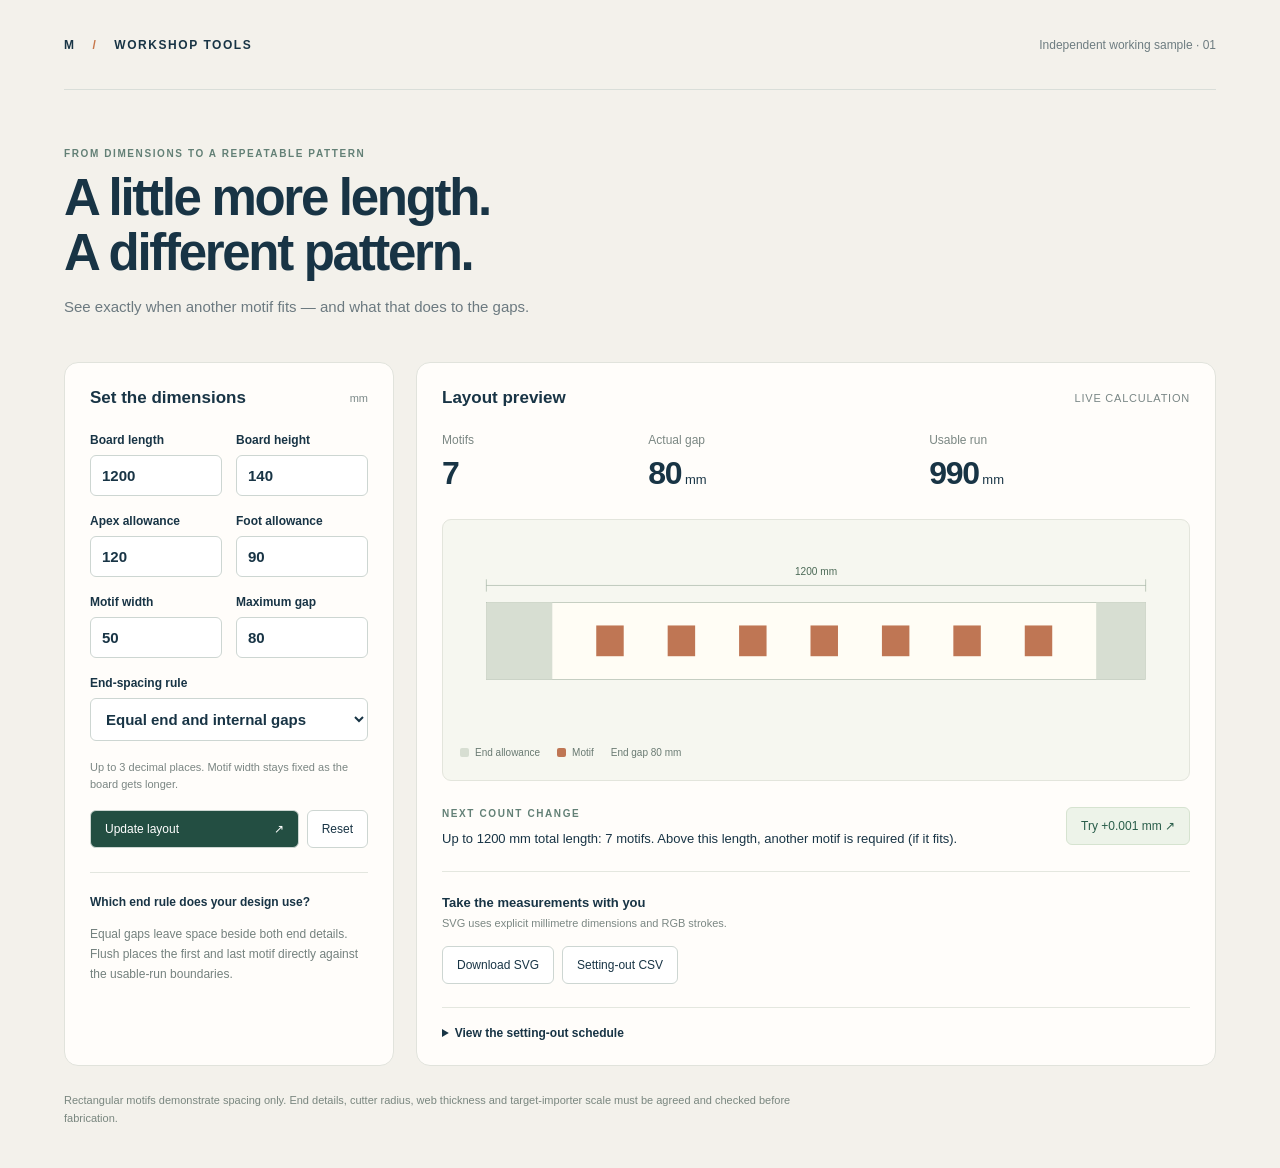
<file: spacing-lab.html>
<!doctype html><html lang="en" translate="no"><meta name="google" content="notranslate"><meta charset="utf-8"><meta name="viewport" content="width=device-width,initial-scale=1">
<title>Pattern Spacing Lab</title><style>:root{font-family:Inter,Segoe UI,Arial,sans-serif;color:#183445;background:#f3f1eb;font-synthesis:none}*{box-sizing:border-box}body{margin:0}.shell{max-width:1380px;margin:auto;padding:0 5vw}header{display:flex;align-items:center;justify-content:space-between;height:90px;border-bottom:1px solid #d9ded9}.brand{text-decoration:none;color:inherit;font-weight:750;letter-spacing:.13em;font-size:12px}.brand span{color:#c7774a;margin:0 12px}.tag{font-size:12px;color:#6d7c80}.intro{padding:48px 0 32px}.eyebrow{font-size:10px;letter-spacing:.16em;font-weight:700;color:#638076}h1{font-size:clamp(32px,4vw,51px);letter-spacing:-.045em;line-height:1.07;margin:12px 0 18px;font-weight:600}.intro>p:last-child{color:#6c7a80;font-size:15px}.workspace{display:grid;grid-template-columns:330px 1fr;gap:22px}.settings,.result{background:#fffdfa;border:1px solid #e1e3dc;border-radius:14px;padding:25px}.section-head{display:flex;align-items:center;justify-content:space-between;gap:10px;margin-bottom:25px}h2{font-size:17px;margin:0}.section-head>span{font-size:11px;color:#7a8786}.live{letter-spacing:.07em}form{display:grid;gap:18px}.pair{display:grid;grid-template-columns:1fr 1fr;gap:14px}label{font-size:12px;font-weight:600;display:flex;flex-direction:column;gap:8px}input,select{font:inherit;font-size:15px;color:#183445;background:#fff;border:1px solid #cdd6d2;border-radius:6px;width:100%;min-width:0;padding:11px}input:focus,select:focus,button:focus-visible{outline:3px solid #afcbc2;outline-offset:2px}.hint{color:#7b8683;font-size:11px;line-height:1.5;margin:0}.buttons{display:flex;gap:8px;flex-wrap:wrap}button{font:inherit;font-size:12px;cursor:pointer;border:1px solid #cdd6d2;border-radius:6px;background:#fff;padding:11px 14px;color:#183445;white-space:nowrap}button:hover{background:#eef4f0}.primary{background:#234e42;color:white;flex:1;text-align:left;display:flex;justify-content:space-between}.primary:hover{background:#173d33}.rule-note{border-top:1px solid #e3e6df;margin-top:24px;padding-top:20px;font-size:12px;line-height:1.65}.rule-note p{color:#74817e;margin-bottom:0}.metrics{display:grid;grid-template-columns:1fr 1.4fr 1.4fr;gap:20px;margin:8px 0 27px}.metrics span{display:block;color:#7b8783;font-size:12px;margin-bottom:8px}.metrics strong{font-size:32px;letter-spacing:-.04em;font-weight:550}.metrics b{font:inherit}.metrics small{font-size:13px;letter-spacing:0;font-weight:400}.drawing{border:1px solid #e3e5dc;border-radius:9px;padding:22px 17px;background-color:#f6f7f0;background-image:radial-gradient(#dce3d9 .6px,transparent .6px);background-size:10px 10px;overflow:hidden}#preview svg{width:100%;height:190px;display:block}.legend{display:flex;gap:17px;flex-wrap:wrap;font-size:10px;color:#697a72;margin-top:15px}.legend span{display:flex;align-items:center;gap:6px}.legend i{width:9px;height:9px;border-radius:2px;display:inline-block}.allowance{background:#d7ded2}.motif{background:#bf7654}.threshold{display:flex;align-items:center;justify-content:space-between;gap:15px;border-bottom:1px solid #e4e7df;padding:22px 0}.threshold p{font-size:13px;margin:8px 0 0;line-height:1.5}.threshold button{color:#285c49;background:#edf3e9;border-color:#d6e3d0}.exports{padding:23px 0}h3{font-size:13px;margin:0 0 7px}.exports p{font-size:11px;color:#7b8783;margin:0 0 17px}details{font-size:12px;border-top:1px solid #e4e7df;padding-top:18px}summary{cursor:pointer;font-weight:600}.table-wrap{overflow:auto;max-height:220px;margin-top:15px}table{border-collapse:collapse;min-width:100%;font-variant-numeric:tabular-nums;white-space:nowrap}td,th{padding:9px;text-align:right;border-bottom:1px solid #e4e7df}th:first-child,td:first-child{text-align:left}th{font-size:10px;color:#738378}footer{font-size:11px;color:#79867f;max-width:740px;line-height:1.7;margin:25px 0 40px}#error{padding:18px;background:#fff0e7;border:1px solid #dfb494;border-radius:8px;color:#834b2b;line-height:1.6;font-size:13px}[hidden]{display:none!important}@media(max-width:960px){.workspace{grid-template-columns:290px 1fr}.settings,.result{padding:20px}.metrics strong{font-size:26px}.threshold{align-items:flex-start;flex-direction:column}.metrics{gap:10px}}@media(max-width:740px){header{height:70px}.tag{display:none}.intro{padding-top:30px}.workspace{grid-template-columns:1fr}.shell{padding:0 20px}.metrics strong{font-size:28px}.threshold{flex-direction:row;align-items:center}#preview svg{height:140px}}@media(max-width:420px){.threshold{flex-direction:column;align-items:flex-start}.metrics{gap:8px}.metrics strong{font-size:24px}.metrics span{font-size:10px}.settings,.result{padding:18px}.brand{font-size:10px}}
</style>
<body><div class="shell"><header><a class="brand" href="#">M<span> / </span>WORKSHOP TOOLS</a><span class="tag">Independent working sample · 01</span></header>
<main><div class="intro"><p class="eyebrow">FROM DIMENSIONS TO A REPEATABLE PATTERN</p><h1>A little more length.<br>A different pattern.</h1><p>See exactly when another motif fits — and what that does to the gaps.</p></div>
<div class="workspace"><section class="settings" aria-labelledby="settings-title"><div class="section-head"><h2 id="settings-title">Set the dimensions</h2><span>mm</span></div>
<form id="controls" novalidate><div class="pair"><label>Board length<input name="length" value="1200" inputmode="decimal" aria-describedby="precision"></label><label>Board height<input name="height" value="140" inputmode="decimal"></label></div>
<div class="pair"><label>Apex allowance<input name="apex" value="120" inputmode="decimal"></label><label>Foot allowance<input name="foot" value="90" inputmode="decimal"></label></div>
<div class="pair"><label>Motif width<input name="width" value="50" inputmode="decimal"></label><label>Maximum gap<input name="maxGap" value="80" inputmode="decimal"></label></div>
<label>End-spacing rule<select name="mode"><option value="equal">Equal end and internal gaps</option><option value="flush">Flush to the usable-run ends</option></select></label>
<p id="precision" class="hint">Up to 3 decimal places. Motif width stays fixed as the board gets longer.</p><div class="buttons"><button type="submit" class="primary">Update layout <span>↗</span></button><button id="reset-button" type="button">Reset</button></div></form>
<div class="rule-note"><strong>Which end rule does your design use?</strong><p>Equal gaps leave space beside both end details. Flush places the first and last motif directly against the usable-run boundaries.</p></div></section>
<section class="result" aria-labelledby="layout-title"><div class="section-head"><h2 id="layout-title">Layout preview</h2><span class="live">LIVE CALCULATION</span></div><div id="error" role="alert" hidden></div>
<div id="output"><div class="metrics" aria-live="polite"><div><span>Motifs</span><strong id="count">—</strong></div><div><span>Actual gap</span><strong><b id="gap">—</b><small> mm</small></strong></div><div><span>Usable run</span><strong><b id="usable">—</b><small> mm</small></strong></div></div>
<div class="drawing"><div id="preview" aria-label="Board and evenly spaced rectangular motifs"></div><div class="legend"><span><i class="allowance"></i> End allowance</span><span><i class="motif"></i> Motif</span><span id="end-note"></span></div></div>
<div class="threshold"><div><span class="eyebrow">NEXT COUNT CHANGE</span><p id="threshold-text"></p></div><button type="button" id="step">Try +0.001 mm ↗</button></div>
<div class="exports"><div><h3>Take the measurements with you</h3><p>SVG uses explicit millimetre dimensions and RGB strokes.</p></div><div class="buttons"><button id="svg" type="button">Download SVG</button><button id="csv" type="button">Setting-out CSV</button></div></div>
<details><summary>View the setting-out schedule</summary><div class="table-wrap"><table><thead><tr><th>Motif</th><th>Start, mm</th><th>Centre, mm</th><th>End, mm</th></tr></thead><tbody id="rows"></tbody></table></div></details></div>
</section></div><footer>Rectangular motifs demonstrate spacing only. End details, cutter radius, web thickness and target-importer scale must be agreed and checked before fabrication.</footer></main></div><script type="module">
const SCALE = 1000n;
function mm(value, label = 'Measurement', positive = false) {
  const s = String(value).trim();
  if (!/^\d+(?:\.\d{1,3})?$/.test(s)) throw new Error(`${label}: use a non-negative number with up to 3 decimal places.`);
  const [whole, fraction = ''] = s.split('.');
  const v = BigInt(whole) * SCALE + BigInt(fraction.padEnd(3, '0'));
  if ((positive && v === 0n) || v > 10000000n) throw new Error(`${label}: must be ${positive ? 'greater than zero and ' : ''}at most 10,000 mm.`);
  return v;
}
const ceil = (a, b) => (a + b - 1n) / b;
const numberMM = v => Number(v) / 1000;
const format = n => n.toFixed(6).replace(/\.?0+$/, '');
function solve(input) {
  const l = mm(input.length, 'Board length', true), h = mm(input.height, 'Board height', true);
  const a = mm(input.apex, 'Apex allowance'), f = mm(input.foot, 'Foot allowance');
  const w = mm(input.width, 'Motif width', true), g = mm(input.maxGap, 'Maximum gap');
  if (!['equal', 'flush'].includes(input.mode)) throw new Error('Choose an end-spacing rule.');
  const u = l - a - f;
  if (u < w) throw new Error('The usable run is too short for one motif. Reduce the end allowances or motif width.');
  const numerator = input.mode === 'equal' ? (u > g ? u - g : 0n) : u + g;
  let n = ceil(numerator, w + g);
  if (n < 1n) n = 1n;
  if (n * w > u) throw new Error('No whole motif count satisfies that maximum gap. Increase the maximum gap or change the motif width.');
  if (n > 200n) throw new Error('This sample supports at most 200 motifs. Increase the width or maximum gap.');
  const divisor = input.mode === 'equal' ? n + 1n : n - 1n;
  const remainder = u - n * w;
  if (divisor === 0n && remainder !== 0n) throw new Error('A single flush motif must exactly fill the usable run.');
  const gap = divisor === 0n ? 0 : numberMM(remainder) / Number(divisor);
  const count = Number(n), width = numberMM(w), apex = numberMM(a);
  const endGap = input.mode === 'equal' ? gap : 0;
  return {
    length: numberMM(l), height: numberMM(h), apex, foot: numberMM(f), width,
    maxGap: numberMM(g), mode: input.mode, usable: numberMM(u), count, gap, endGap,
    nextThreshold: numberMM(a + f + n * w + divisor * g),
    starts: Array.from({length: count}, (_, i) => apex + endGap + i * (width + gap)),
    exact: {remainderUm: remainder.toString(), gapDivisor: divisor.toString()}
  };
}
function svg(s) {
  const cuts = s.starts.map(x => `<rect x="${format(x)}" y="${format(s.height * .3)}" width="${format(s.width)}" height="${format(s.height * .4)}"/>`).join('\n');
  return `<?xml version="1.0" encoding="UTF-8"?>\n<svg xmlns="http://www.w3.org/2000/svg" width="${format(s.length)}mm" height="${format(s.height)}mm" viewBox="0 0 ${format(s.length)} ${format(s.height)}">\n<title>Independent rectangular spacing sample</title>\n<desc>Millimetre units. ${s.count} motifs. ${s.mode} end spacing. Not a manufacturing-approved profile.</desc>\n<g fill="none" stroke="rgb(24,52,69)" stroke-width="0.1">\n<rect x="0" y="0" width="${format(s.length)}" height="${format(s.height)}"/>\n${cuts}\n</g>\n</svg>`;
}
function csv(s) {
  const lines = ['motif,start_mm,centre_mm,end_mm,gap_after_mm'];
  s.starts.forEach((x, i) => lines.push([i + 1, x, x + s.width / 2, x + s.width, i === s.count - 1 ? s.endGap : s.gap].map(format).join(',')));
  return lines.join('\r\n') + '\r\n';
}

const $ = id => document.getElementById(id), form = $('controls');
let current;
function render() {
  try {
    current = solve(Object.fromEntries(new FormData(form)));
    $('error').hidden = true; $('output').hidden = false;
    const s = current;
    $('count').textContent = s.count;
    $('gap').textContent = format(Number(s.gap.toFixed(3)));
    $('usable').textContent = format(s.usable);
    $('end-note').textContent = `End gap ${format(Number(s.endGap.toFixed(3)))} mm`;
    const margin = s.length * .04, lineY = -s.height * .22;
    $('preview').innerHTML = `<svg xmlns="http://www.w3.org/2000/svg" role="img" aria-label="${s.count} rectangular motifs; gap ${format(s.gap)} millimetres" viewBox="${-margin} ${-s.height * .65} ${s.length + 2 * margin} ${s.height * 2.2}"><rect x="0" y="0" width="${s.length}" height="${s.height}" fill="#fffdf5" stroke="#9bab9c" stroke-width="${s.length / 1200}"/><rect x="0" y="0" width="${s.apex}" height="${s.height}" fill="#d7ded2"/><rect x="${s.length - s.foot}" y="0" width="${s.foot}" height="${s.height}" fill="#d7ded2"/>${s.starts.map(x => `<rect x="${x}" y="${s.height * .3}" width="${s.width}" height="${s.height * .4}" fill="#bf7654"/>`).join('')}<g stroke="#829783" stroke-width="${s.length / 1400}"><path d="M0 ${lineY}H${s.length} M0 ${lineY - s.height * .08}v${s.height * .16} M${s.length} ${lineY - s.height * .08}v${s.height * .16}"/></g><text x="${s.length / 2}" y="${-s.height * .35}" text-anchor="middle" fill="#4c6a57" font-family="sans-serif" font-size="${s.length / 65}">${format(s.length)} mm</text></svg>`;
    $('threshold-text').textContent = `Up to ${format(s.nextThreshold)} mm total length: ${s.count} motifs. Above this length, another motif is required (if it fits).`;
    $('step').disabled = s.nextThreshold >= 10000;
    $('rows').innerHTML = s.starts.map((x, i) => `<tr><td>${i + 1}</td><td>${format(x)}</td><td>${format(x + s.width / 2)}</td><td>${format(x + s.width)}</td></tr>`).join('');
  } catch (e) {
    current = undefined; $('output').hidden = true; $('error').hidden = false; $('error').textContent = e.message;
  }
}
form.addEventListener('submit', e => { e.preventDefault(); render(); });
form.addEventListener('change', render);
$('reset-button').addEventListener('click', () => { form.reset(); render(); });
$('step').addEventListener('click', () => { if(current){ form.elements.namedItem('length').value = (current.nextThreshold + .001).toFixed(3); render(); } });
function download(kind) {
  if (!current) return;
  const text = kind === 'svg' ? svg(current) : csv(current);
  const url = URL.createObjectURL(new Blob([text], {type:kind === 'svg' ? 'image/svg+xml;charset=utf-8' : 'text/csv;charset=utf-8'}));
  const a = document.createElement('a'); a.href = url; a.download = `spacing-${current.count}-motifs.${kind}`; a.click(); setTimeout(() => URL.revokeObjectURL(url), 1000);
}
$('svg').addEventListener('click', () => download('svg')); $('csv').addEventListener('click', () => download('csv')); render();

</script></body></html>
</file>
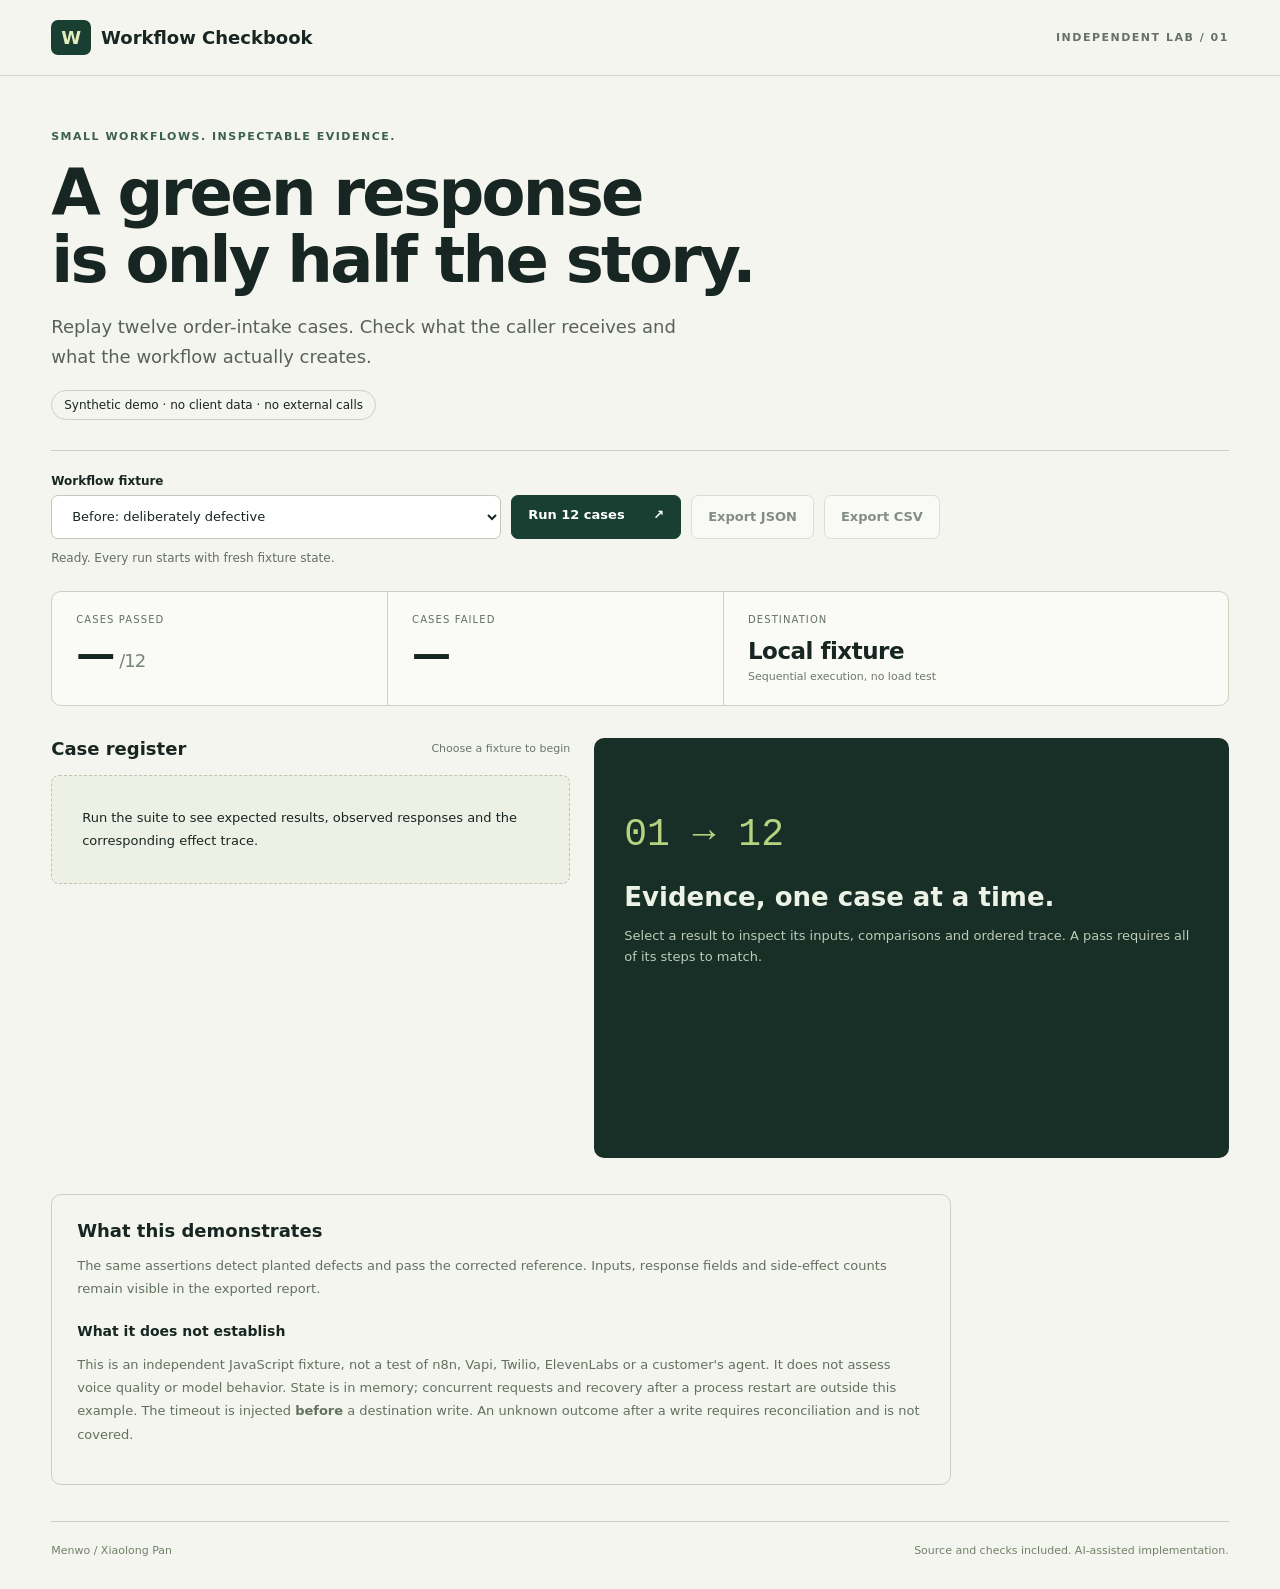
<file: workflow-checkbook.html>
<!doctype html><html lang="en" translate="no"><head><meta charset="utf-8"><meta name="viewport" content="width=device-width,initial-scale=1"><title>Workflow Checkbook · Menwo</title><style>:root{font-family:Inter,ui-sans-serif,system-ui,-apple-system,BlinkMacSystemFont,"Segoe UI",sans-serif;color:#172622;background:#f4f5ee;font-synthesis:none}*{box-sizing:border-box}body{margin:0}header{display:flex;align-items:center;justify-content:space-between;border-bottom:1px solid #ced5c9;padding:20px 4vw}.brand{display:flex;gap:10px;align-items:center;text-decoration:none;color:inherit;font-size:18px;font-weight:750}.mark{background:#193e32;color:#e2edbd;padding:7px 10px;border-radius:7px}.tag,.eyebrow{font-size:11px;font-weight:750;letter-spacing:1.5px}.tag{color:#667168}main{max-width:1320px;margin:auto;padding:0 4vw}.hero{padding:54px 0 30px;position:relative;max-width:800px}.eyebrow{color:#3c614c}h1{font-size:clamp(36px,5vw,65px);line-height:1.05;letter-spacing:-2.7px;margin:17px 0}h2{font-size:18px;margin:0}h3{font-size:14px}.intro{font-size:18px;line-height:1.65;max-width:640px;color:#59625a}.sample-note{display:inline-block;font-size:12px;padding:7px 12px;border:1px solid #cad3c0;border-radius:99px}.controls{display:flex;align-items:flex-end;gap:10px;border-top:1px solid #c7d0c3;padding-top:23px;flex-wrap:wrap}.controls label{display:block;font-size:12px;margin-bottom:7px;font-weight:650}.controls>div{flex:1;min-width:260px;max-width:450px}select,button{font:inherit;font-size:13px;border:1px solid #bfcab8;border-radius:7px;min-height:44px;padding:11px 16px;background:#fff;color:inherit}select{width:100%}button{cursor:pointer;font-weight:650}button:hover:enabled{background:#e4ebdc}button:disabled{opacity:.5;cursor:default}.primary{background:#193e32;color:#fff;border-color:#193e32;min-width:170px;display:flex;justify-content:space-between;gap:20px}.primary:hover:enabled{background:#2d5948}button:focus-visible,select:focus-visible{outline:3px solid #a0bd59;outline-offset:3px}#status{font-size:12px;color:#657060;min-height:20px}.metrics{display:grid;grid-template-columns:1fr 1fr 1.5fr;border:1px solid #c9d2c1;border-radius:10px;margin:20px 0 32px;overflow:hidden;background:#fafbf6}.metrics article{padding:22px 24px;border-right:1px solid #c9d2c1;display:flex;flex-direction:column;gap:6px}.metrics article:last-child{border:0}.metrics article>div{font-size:10px;letter-spacing:1.1px;color:#62715f}.metrics strong{font-size:39px;letter-spacing:-1px}.metrics strong small{font-size:18px;font-weight:400;color:#7a8477;margin-left:5px}.metrics .small-metric{font-size:23px;letter-spacing:-.5px;margin-top:7px}.metrics span{font-size:11px;color:#6f786b}.workspace{display:grid;grid-template-columns:.9fr 1.1fr;gap:24px;align-items:start}.section-heading{display:flex;gap:15px;justify-content:space-between;align-items:center;margin-bottom:16px}.section-heading>span{font-size:11px;text-align:right;color:#6a7769}.case-list{display:grid;gap:6px}.case{width:100%;display:grid;grid-template-columns:36px 1fr 50px;align-items:center;gap:7px;text-align:left;padding:14px 12px;background:#fafbf6;border-color:#d0d8c8}.case[aria-pressed="true"]{box-shadow:inset 3px 0 #204c39;border-color:#709d79;background:#e9efde}.case>span:first-child{font:11px ui-monospace,monospace;color:#798273}.case strong{font-size:12px}.badge{font-size:10px;font-weight:750;border-radius:4px;text-align:center;padding:4px;background:#e3eddd;color:#245330}.badge.failed{background:#f3e2d6;color:#983e20}aside{background:#172f27;color:#edf2e6;border-radius:10px;padding:25px;min-height:420px}.detail-empty{padding:50px 5px}.detail-empty>span{font:38px ui-monospace,monospace;color:#b7d382}.detail-empty h2{font-size:26px;margin:26px 0 10px}.detail-empty p,aside .why{font-size:13px;line-height:1.65;color:#bdcbb8}.detail-title{display:flex;justify-content:space-between;align-items:center;gap:16px}.detail-title span{font-size:11px;color:#bdd792}.detail-title h2{font-size:21px}.step{margin-top:24px;border-top:1px solid #405447;padding-top:15px}.step h3{display:flex;justify-content:space-between;align-items:center;margin:0 0 12px}.comparison{display:grid;grid-template-columns:1fr 1fr;gap:10px}.comparison>div{min-width:0}.caption{font-size:10px;letter-spacing:.5px;color:#b4cfa0}pre{font:11px/1.65 ui-monospace,Consolas,monospace;white-space:pre-wrap;overflow-wrap:anywhere;background:#0e211b;border:1px solid #314b3c;border-radius:6px;padding:11px;color:#d9e3d1;margin:7px 0 13px}.diff{font-size:12px;line-height:1.6;background:#4c3027;padding:10px;color:#f5d2bd;border-radius:5px;overflow-wrap:anywhere}.trace{margin:12px 0 0;padding-left:20px;color:#bfcfb7;font:11px/1.8 ui-monospace,monospace}.trace li{padding:3px 0;overflow-wrap:anywhere}.empty{background:#edf0e5;border:1px dashed #bbc7ad;border-radius:8px;padding:30px;font-size:13px;line-height:1.8}.limits{margin:36px 0;padding:25px;border:1px solid #c9d2c1;border-radius:10px;max-width:900px}.limits p{font-size:13px;line-height:1.8;color:#63715f}.limits h3{margin-top:22px}footer{padding:22px 0 32px;border-top:1px solid #ccd4c3;display:flex;justify-content:space-between;gap:12px;color:#718068;font-size:11px}@media(max-width:760px){header{padding:15px 5vw}.tag{display:none}main{padding:0 5vw}.hero{padding-top:35px}h1{letter-spacing:-1.6px}.intro{font-size:16px}.controls>div{max-width:none;min-width:100%}.controls button{flex:1;padding:10px}.primary{min-width:100%}.metrics{grid-template-columns:1fr 1fr}.metrics article{padding:16px}.metrics article:nth-child(2){border:0}.metrics article:last-child{grid-column:1/-1;border-top:1px solid #c9d2c1}.metrics strong{font-size:32px}.workspace{grid-template-columns:1fr}aside{padding:19px;min-height:300px}.case{grid-template-columns:30px 1fr 47px}.section-heading{align-items:start}.limits{padding:19px}footer{flex-direction:column}}
</style></head><body>
<header><a href="#" class="brand"><span class="mark">W</span> Workflow Checkbook</a><span class="tag">INDEPENDENT LAB / 01</span></header>
<main><section class="hero"><div class="eyebrow">SMALL WORKFLOWS. INSPECTABLE EVIDENCE.</div><h1>A green response<br>is only half the story.</h1><p class="intro">Replay twelve order-intake cases. Check what the caller receives <em>and</em> what the workflow actually creates.</p><div class="sample-note">Synthetic demo · no client data · no external calls</div></section>
<section class="controls" aria-label="Test controls"><div><label for="mode">Workflow fixture</label><select id="mode"><option value="defective">Before: deliberately defective</option><option value="corrected">After: corrected reference</option></select></div><button id="run" class="primary">Run 12 cases <span>↗</span></button><button id="download" disabled>Export JSON</button><button id="csv" disabled>Export CSV</button></section>
<p id="status" role="status" aria-live="polite">Ready. Every run starts with fresh fixture state.</p>
<section class="metrics" aria-label="Run summary"><article><div>CASES PASSED</div><strong id="pass">—<small>/12</small></strong></article><article><div>CASES FAILED</div><strong id="fail">—</strong></article><article><div>DESTINATION</div><strong class="small-metric">Local fixture</strong><span>Sequential execution, no load test</span></article></section>
<section class="workspace"><div><div class="section-heading"><h2>Case register</h2><span id="run-mode">Choose a fixture to begin</span></div><div id="cases" class="case-list"><div class="empty">Run the suite to see expected results, observed responses and the corresponding effect trace.</div></div></div><aside id="detail" aria-label="Selected case"><div class="detail-empty"><span>01 → 12</span><h2>Evidence, one case at a time.</h2><p>Select a result to inspect its inputs, comparisons and ordered trace. A pass requires all of its steps to match.</p></div></aside></section>
<section class="limits"><h2>What this demonstrates</h2><p>The same assertions detect planted defects and pass the corrected reference. Inputs, response fields and side-effect counts remain visible in the exported report.</p><h3>What it does not establish</h3><p>This is an independent JavaScript fixture, not a test of n8n, Vapi, Twilio, ElevenLabs or a customer's agent. It does not assess voice quality or model behavior. State is in memory; concurrent requests and recovery after a process restart are outside this example. The timeout is injected <strong>before</strong> a destination write. An unknown outcome after a write requires reconciliation and is not covered.</p></section>
<footer>Menwo / Xiaolong Pan <span>Source and checks included. AI-assisted implementation.</span></footer></main><script type="module">// Independent order-intake fixture. It never contacts an external service.
const clone = value => structuredClone(value);
const sampleOrder = () => ({ eventId: 'evt-demo-01', items: [{ sku: 'DEMO-A', quantity: 2 }] });
const result = (status, outcome, extra = {}) => ({ status, body: { outcome, ...extra } });

function normalize(payload) {
  if (!payload || typeof payload !== 'object' || Array.isArray(payload)) return null;
  if (typeof payload.eventId !== 'string' || !payload.eventId.trim()) return null;
  if (!Array.isArray(payload.items) || payload.items.length === 0 || payload.items.length > 100) return null;
  const items = [];
  for (const item of payload.items) {
    if (!item || typeof item.sku !== 'string' || !item.sku.trim() ||
        !Number.isSafeInteger(item.quantity) || item.quantity < 1 || item.quantity > 10000) return null;
    items.push({ sku: item.sku.trim(), quantity: item.quantity });
  }
  return { eventId: payload.eventId.trim(), items };
}

function createFixture(mode = 'corrected') {
  if (!['corrected', 'defective'].includes(mode)) throw new Error('Unknown fixture mode');
  const completed = new Map();
  const effects = [];
  const trace = [];
  const log = (step, detail) => trace.push({ sequence: trace.length + 1, step, detail });
  function downstream(behavior, order) {
    log('downstream_attempt', { behavior });
    if (behavior === 'timeout') { log('downstream_timeout', {}); return { timeout: true }; }
    if (behavior === 'rate_limit') return { status: 429, body: { accepted: false }, retryAfter: 1 };
    if (behavior === 'unavailable') return { status: 503, body: { accepted: false } };
    if (behavior === 'declined') return { status: 200, body: { accepted: false, reason: 'fixture_decline' } };
    const effect = { orderId: `order-${effects.length + 1}`, eventId: order.eventId, items: clone(order.items) };
    effects.push(effect);
    log('order_created', effect);
    return { status: 200, body: { accepted: true, orderId: effect.orderId } };
  }
  async function receive(payload, behavior = 'success') {
    if (!['success', 'timeout', 'rate_limit', 'unavailable', 'declined'].includes(behavior)) throw new Error('Unknown fixture behavior');
    log('request_received', clone(payload));
    if (mode === 'defective') {
      // Three deliberate defects: incomplete validation, no replay tracking,
      // and converting every downstream response/failure into success.
      if (!payload || !Array.isArray(payload.items)) return result(400, 'invalid');
      const response = downstream(behavior, payload);
      log('responded', { status: 200, outcome: 'confirmed' });
      return result(200, 'confirmed', { orderId: response.body?.orderId ?? null });
    }
    const order = normalize(payload);
    if (!order) { log('validation_rejected', {}); return result(400, 'invalid'); }
    const fingerprint = JSON.stringify(order.items);
    const existing = completed.get(order.eventId);
    if (existing) {
      if (existing.fingerprint !== fingerprint) {
        log('event_conflict', {});
        return result(409, 'conflict');
      }
      log('replay_returned', { orderId: existing.orderId });
      return result(200, 'confirmed', { orderId: existing.orderId, replay: true });
    }
    const response = downstream(behavior, order);
    if (response.timeout) return result(504, 'retryable_failure');
    if (response.status === 429) return result(429, 'deferred', { retryAfter: response.retryAfter });
    if (response.status >= 500) return result(502, 'retryable_failure');
    if (response.status !== 200 || response.body.accepted !== true) return result(422, 'declined');
    completed.set(order.eventId, { fingerprint, orderId: response.body.orderId });
    log('completion_recorded', { eventId: order.eventId });
    return result(200, 'confirmed', { orderId: response.body.orderId, replay: false });
  }
  return { receive, snapshot: () => ({ effects: clone(effects), trace: clone(trace), completedEvents: completed.size }) };
}

const step = (payload, status, outcome, effects, behavior = 'success', extra = {}) =>
  ({ payload, behavior, expect: { status, outcome, effects, ...extra } });
function scenarios() {
  const order = sampleOrder;
  return [
    { id: 'C01', name: 'Valid event', category: 'Happy path', why: 'A valid order creates exactly one downstream record.', steps: [step(order(), 200, 'confirmed', 1)] },
    { id: 'C02', name: 'Missing event ID', category: 'Validation', why: 'A request without a stable event ID must stop before a downstream write.', steps: [step({ items: order().items }, 400, 'invalid', 0)] },
    { id: 'C03', name: 'Empty item list', category: 'Validation', why: 'An empty order should not be treated as a completed order.', steps: [step({ ...order(), items: [] }, 400, 'invalid', 0)] },
    { id: 'C04', name: 'Fractional quantity', category: 'Validation', why: 'The agreed fixture contract allows whole units only.', steps: [step({ ...order(), items: [{ sku: 'DEMO-A', quantity: 1.5 }] }, 400, 'invalid', 0)] },
    { id: 'C05', name: 'Zero quantity', category: 'Validation', why: 'A non-positive quantity is rejected before calling the destination.', steps: [step({ ...order(), items: [{ sku: 'DEMO-A', quantity: 0 }] }, 400, 'invalid', 0)] },
    { id: 'C06', name: 'Same event delivered twice', category: 'Replay', why: 'A retry returns the prior outcome and does not create a second order.', steps: [step(order(), 200, 'confirmed', 1), step(order(), 200, 'confirmed', 1, 'success', { replay: true })] },
    { id: 'C07', name: 'Same ID, changed payload', category: 'Replay', why: 'Reusing an ID for different content must surface a conflict.', steps: [step(order(), 200, 'confirmed', 1), step({ ...order(), items: [{ sku: 'DEMO-A', quantity: 3 }] }, 409, 'conflict', 1)] },
    { id: 'C08', name: 'Destination timeout', category: 'Failure handling', why: 'A known pre-write timeout is a retryable failure, not confirmation.', steps: [step(order(), 504, 'retryable_failure', 0, 'timeout')] },
    { id: 'C09', name: 'Retry after pre-write timeout', category: 'Failure handling', why: 'A failed attempt must not consume the event and block its safe retry.', steps: [step(order(), 504, 'retryable_failure', 0, 'timeout'), step(order(), 200, 'confirmed', 1)] },
    { id: 'C10', name: 'Destination rate limit', category: 'Failure handling', why: 'Expose the retry signal without inventing a successful order.', steps: [step(order(), 429, 'deferred', 0, 'rate_limit', { retryAfter: 1 })] },
    { id: 'C11', name: 'Destination unavailable', category: 'Failure handling', why: 'A destination failure must reach the caller or its agreed fallback.', steps: [step(order(), 502, 'retryable_failure', 0, 'unavailable')] },
    { id: 'C12', name: 'HTTP 200, business declined', category: 'Business outcome', why: 'Transport success alone does not prove the order was accepted.', steps: [step(order(), 422, 'declined', 0, 'declined')] },
  ];
}

function compareStep(expected, response, snapshot) {
  const actual = { status: response.status, outcome: response.body?.outcome, effects: snapshot.effects.length };
  for (const key of ['replay', 'retryAfter']) if (key in expected) actual[key] = response.body?.[key];
  const differences = Object.entries(expected).filter(([key, value]) => actual[key] !== value)
    .map(([field, wanted]) => ({ field, expected: wanted, actual: actual[field] ?? null }));
  return { actual, differences, passed: differences.length === 0 };
}

async function runSuite(mode, adapterFactory = createFixture) {
  const startedAt = new Date().toISOString();
  const cases = [];
  for (const scenario of scenarios()) {
    const fixture = await adapterFactory(mode);
    const observations = [];
    for (const instruction of scenario.steps) {
      const response = await fixture.receive(clone(instruction.payload), instruction.behavior);
      const snapshot = await fixture.snapshot();
      observations.push({ input: clone(instruction.payload), behavior: instruction.behavior,
        expected: instruction.expect, response, ...compareStep(instruction.expect, response, snapshot), trace: snapshot.trace });
    }
    cases.push({ ...scenario, passed: observations.every(x => x.passed), observations });
  }
  return { schemaVersion: 1, sample: 'Workflow Checkbook', mode, startedAt, finishedAt: new Date().toISOString(),
    provenance: 'Independent synthetic order-intake fixture. No client workflow, n8n runtime, voice platform or external service tested.',
    limits: ['Sequential, in-memory fixture only; no concurrent delivery or restart durability claim.',
      'Timeout is injected before any destination write; an unknown post-write outcome needs reconciliation and is not covered.',
      'No voice quality, live calls, production load, or LLM behavior tested.'],
    passed: cases.filter(x => x.passed).length, total: cases.length, cases };
}


const $ = id => document.getElementById(id);
const make = (tag, text, className) => { const node = document.createElement(tag); node.textContent = text ?? ''; if (className) node.className = className; return node; };
let report;
let selected = null;
function showCase(id) {
  selected = id;
  for (const item of $('cases').children) item.setAttribute('aria-pressed', String(item.dataset.case === id));
  const current = report.cases.find(x => x.id === id);
  $('detail').replaceChildren();
  const title = make('div', '', 'detail-title'); title.append(make('h2',current.name),make('span',current.id));
  $('detail').append(title,make('p',current.why,'why'));
  current.observations.forEach((observation, index) => {
    const block = make('div','','step'); const heading = make('h3',`Step ${index+1} · ${observation.behavior}`);
    heading.append(make('span',observation.passed?'PASS':'FAIL',`badge ${observation.passed?'':'failed'}`));block.append(heading);
    const comparison = make('div','','comparison');
    for (const [label,value] of [['EXPECTED',observation.expected],['OBSERVED',observation.actual]]) {
      const col = make('div');col.append(make('span',label,'caption'),make('pre',JSON.stringify(value,null,2)));comparison.append(col);
    }
    block.append(comparison);
    if (observation.differences.length) block.append(make('p',observation.differences.map(x=>`${x.field}: expected ${JSON.stringify(x.expected)}, observed ${JSON.stringify(x.actual)}`).join('\n'),'diff'));
    const input = document.createElement('details');input.append(make('summary','Input and full response'),make('pre',JSON.stringify({input:observation.input,response:observation.response},null,2)));block.append(input);
    block.append(make('div','ORDERED TRACE THROUGH THIS STEP','caption'));
    const trace = make('ol','','trace');
    for (const event of observation.trace) trace.append(make('li',`${event.step} ${JSON.stringify(event.detail)}`));
    block.append(trace);$('detail').append(block);
  });
}
async function run() {
  $('run').disabled = true; $('download').disabled = true; $('csv').disabled = true;
  $('status').textContent = 'Running twelve local fixture cases…';
  try {
    report = await runSuite($('mode').value);
    $('pass').replaceChildren(document.createTextNode(String(report.passed)),make('small',`/${report.total}`));
    $('fail').textContent = String(report.total-report.passed);
    $('run-mode').textContent = report.mode==='corrected'?'Corrected reference':'Deliberately defective';
    $('cases').replaceChildren();
    for (const entry of report.cases) {
      const button = make('button','','case');button.dataset.case=entry.id;button.setAttribute('aria-pressed','false');
      button.append(make('span',entry.id),make('strong',entry.name),make('span',entry.passed?'PASS':'FAIL',`badge ${entry.passed?'':'failed'}`));
      button.addEventListener('click',()=>showCase(entry.id));$('cases').append(button);
    }
    showCase(selected && report.cases.some(x=>x.id===selected)?selected:(report.cases.find(x=>!x.passed)?.id??'C01'));
    $('status').textContent=`Completed ${new Date(report.finishedAt).toLocaleTimeString()}. ${report.passed}/${report.total} cases passed. Fixture state was reset between cases.`;
    $('download').disabled=false;$('csv').disabled=false;
  } catch(error) {$('status').textContent=`Run could not complete: ${error.message}`;}
  finally {$('run').disabled=false;}
}
function download(contents,type,extension) {
  const url = URL.createObjectURL(new Blob([contents],{type}));const link=document.createElement('a');
  link.href=url;link.download=`workflow-checkbook-${report.mode}.${extension}`;link.click();setTimeout(()=>URL.revokeObjectURL(url),1000);
}
const cell = value => '"'+String(value??'').replaceAll('"','""')+'"';
$('run').addEventListener('click',run);
$('mode').addEventListener('change',()=>{$('status').textContent='Fixture selection changed. Run again to update the displayed results.';});
$('download').addEventListener('click',()=>report&&download(JSON.stringify(report,null,2),'application/json','json'));
$('csv').addEventListener('click',()=>{if(!report)return;const rows=[['fixture','case','name','step','passed','expected','observed','differences']];for(const entry of report.cases)entry.observations.forEach((o,i)=>rows.push([report.mode,entry.id,entry.name,i+1,o.passed,JSON.stringify(o.expected),JSON.stringify(o.actual),JSON.stringify(o.differences)]));download(rows.map(row=>row.map(cell).join(',')).join('\r\n'),'text/csv;charset=utf-8','csv');});
</script></body></html>
</file>
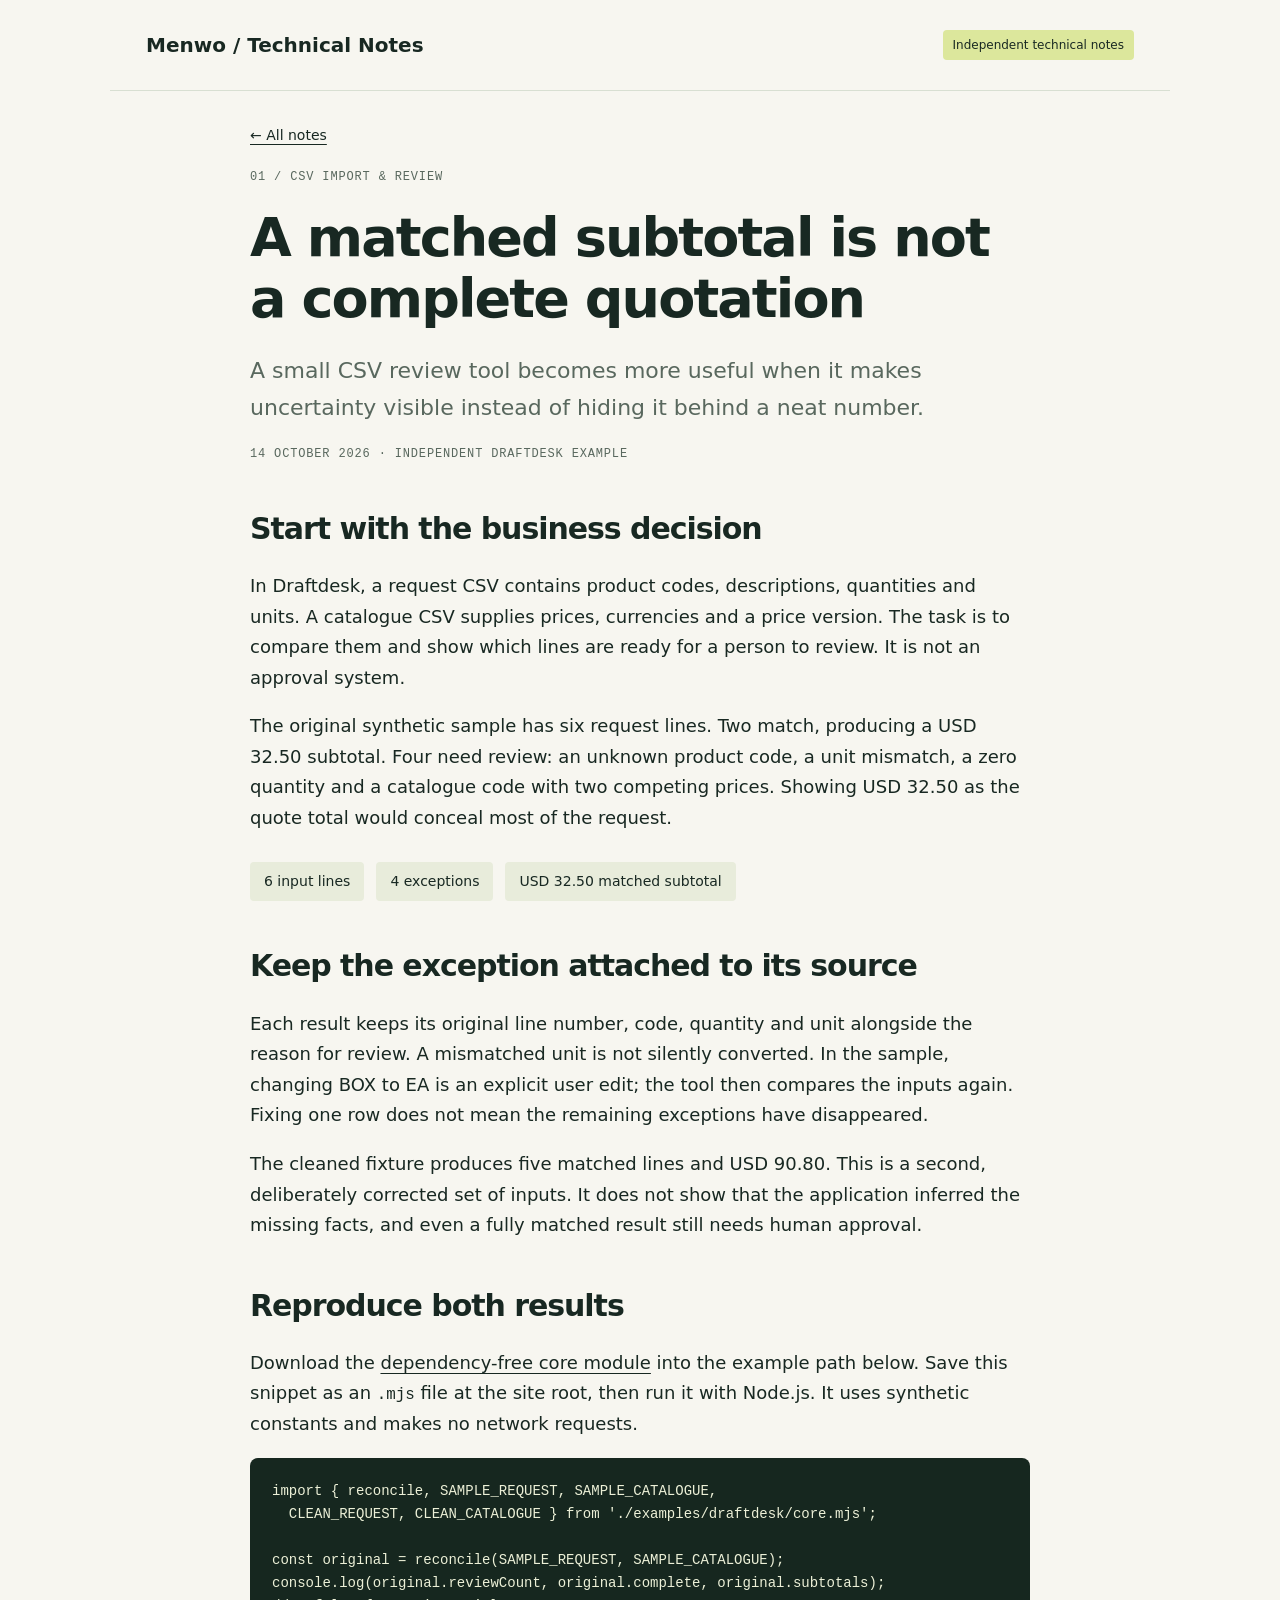
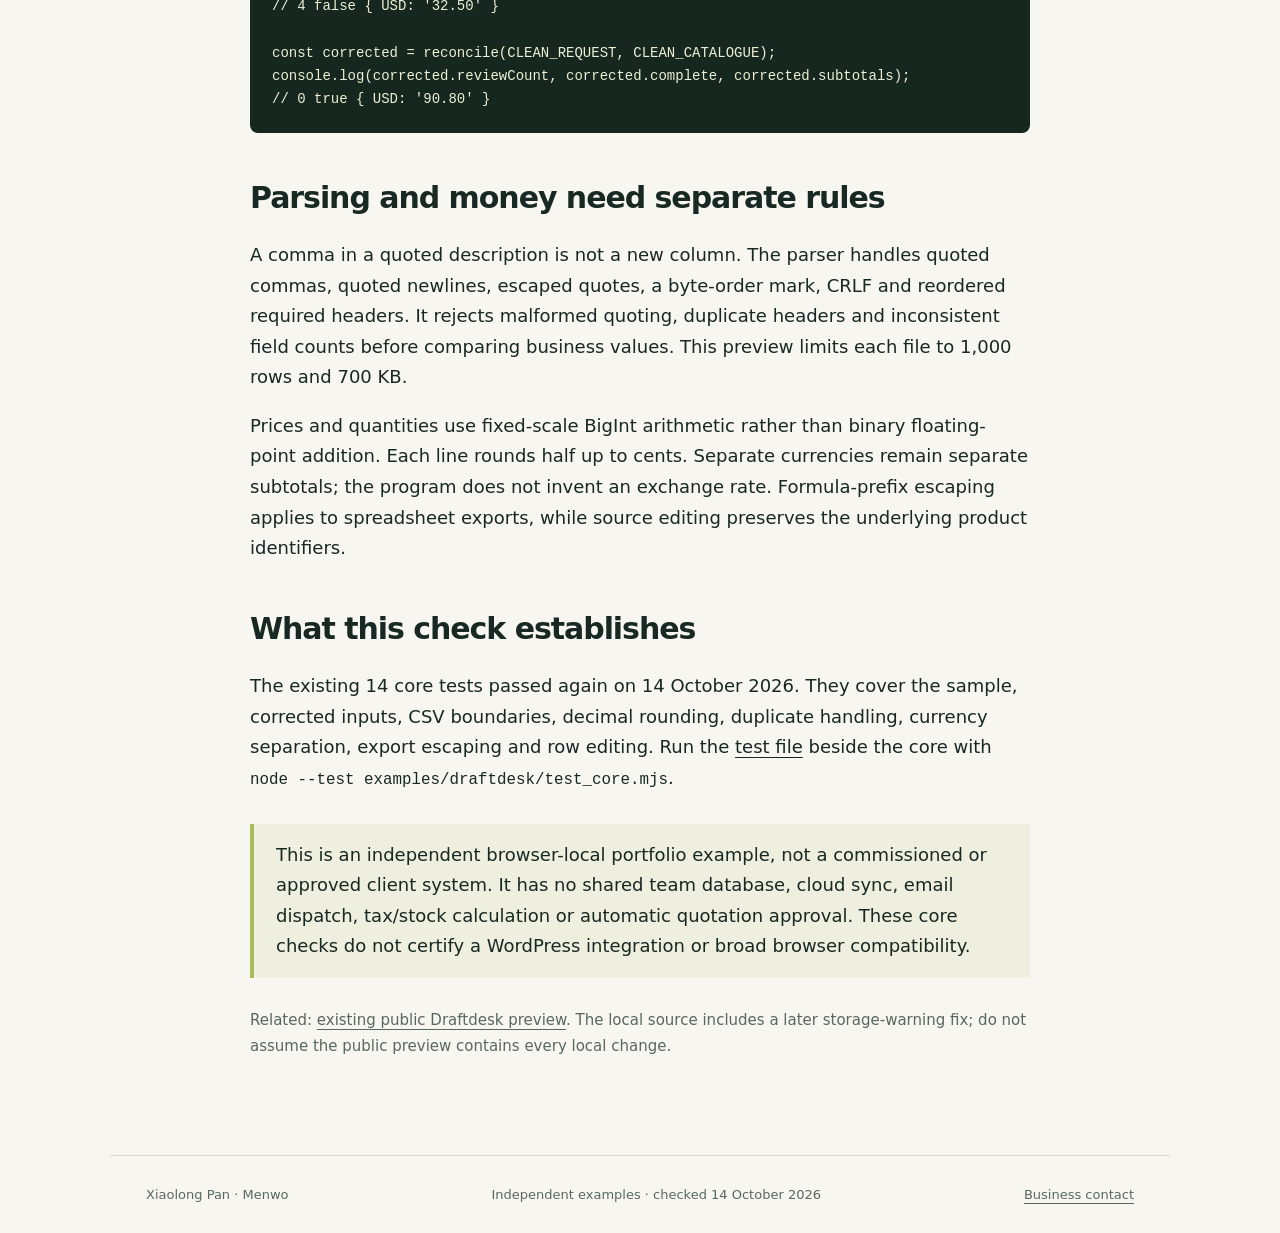
<file: technical-notes/notes/csv-quote-review.html>
<!doctype html><html lang="en" translate="no"><head><meta charset="utf-8"><meta name="viewport" content="width=device-width,initial-scale=1"><title>A matched subtotal is not a complete quotation — Menwo Technical Notes</title><link rel="stylesheet" href="../style.css"></head><body><header><a class="brand" href="../index.html">Menwo / Technical Notes</a><span class="draft">Independent technical notes</span></header><main><article><a class="back" href="../index.html">← All notes</a><p class="label">01 / CSV import &amp; review</p><h1>A matched subtotal is not a complete quotation</h1><p class="intro">A small CSV review tool becomes more useful when it makes uncertainty visible instead of hiding it behind a neat number.</p><p class="meta">14 October 2026 · Independent Draftdesk example</p>
<h2>Start with the business decision</h2><p>In Draftdesk, a request CSV contains product codes, descriptions, quantities and units. A catalogue CSV supplies prices, currencies and a price version. The task is to compare them and show which lines are ready for a person to review. It is not an approval system.</p><p>The original synthetic sample has six request lines. Two match, producing a USD 32.50 subtotal. Four need review: an unknown product code, a unit mismatch, a zero quantity and a catalogue code with two competing prices. Showing USD 32.50 as the quote total would conceal most of the request.</p><div class="result"><span>6 input lines</span><span>4 exceptions</span><span>USD 32.50 matched subtotal</span></div>
<h2>Keep the exception attached to its source</h2><p>Each result keeps its original line number, code, quantity and unit alongside the reason for review. A mismatched unit is not silently converted. In the sample, changing BOX to EA is an explicit user edit; the tool then compares the inputs again. Fixing one row does not mean the remaining exceptions have disappeared.</p><p>The cleaned fixture produces five matched lines and USD 90.80. This is a second, deliberately corrected set of inputs. It does not show that the application inferred the missing facts, and even a fully matched result still needs human approval.</p>
<h2>Reproduce both results</h2><p>Download the <a href="../examples/draftdesk/core.mjs">dependency-free core module</a> into the example path below. Save this snippet as an <code>.mjs</code> file at the site root, then run it with Node.js. It uses synthetic constants and makes no network requests.</p><pre><code>import { reconcile, SAMPLE_REQUEST, SAMPLE_CATALOGUE,
  CLEAN_REQUEST, CLEAN_CATALOGUE } from &#x27;./examples/draftdesk/core.mjs&#x27;;

const original = reconcile(SAMPLE_REQUEST, SAMPLE_CATALOGUE);
console.log(original.reviewCount, original.complete, original.subtotals);
// 4 false { USD: &#x27;32.50&#x27; }

const corrected = reconcile(CLEAN_REQUEST, CLEAN_CATALOGUE);
console.log(corrected.reviewCount, corrected.complete, corrected.subtotals);
// 0 true { USD: &#x27;90.80&#x27; }</code></pre>
<h2>Parsing and money need separate rules</h2><p>A comma in a quoted description is not a new column. The parser handles quoted commas, quoted newlines, escaped quotes, a byte-order mark, CRLF and reordered required headers. It rejects malformed quoting, duplicate headers and inconsistent field counts before comparing business values. This preview limits each file to 1,000 rows and 700 KB.</p><p>Prices and quantities use fixed-scale BigInt arithmetic rather than binary floating-point addition. Each line rounds half up to cents. Separate currencies remain separate subtotals; the program does not invent an exchange rate. Formula-prefix escaping applies to spreadsheet exports, while source editing preserves the underlying product identifiers.</p><h2>What this check establishes</h2><p>The existing 14 core tests passed again on 14 October 2026. They cover the sample, corrected inputs, CSV boundaries, decimal rounding, duplicate handling, currency separation, export escaping and row editing. Run the <a href="../examples/draftdesk/test_core.mjs">test file</a> beside the core with <code>node --test examples/draftdesk/test_core.mjs</code>.</p><div class="note"><p>This is an independent browser-local portfolio example, not a commissioned or approved client system. It has no shared team database, cloud sync, email dispatch, tax/stock calculation or automatic quotation approval. These core checks do not certify a WordPress integration or broad browser compatibility.</p></div><p class="sources">Related: <a href="https://menwo535-jpg.github.io/quiet-room-frontend-demo/draftdesk.html">existing public Draftdesk preview</a>. The local source includes a later storage-warning fix; do not assume the public preview contains every local change.</p></article></main><footer><span>Xiaolong Pan · Menwo</span><span>Independent examples · checked 14 October 2026</span><a href="mailto:menwo535@gmail.com">Business contact</a></footer></body></html>
</file>
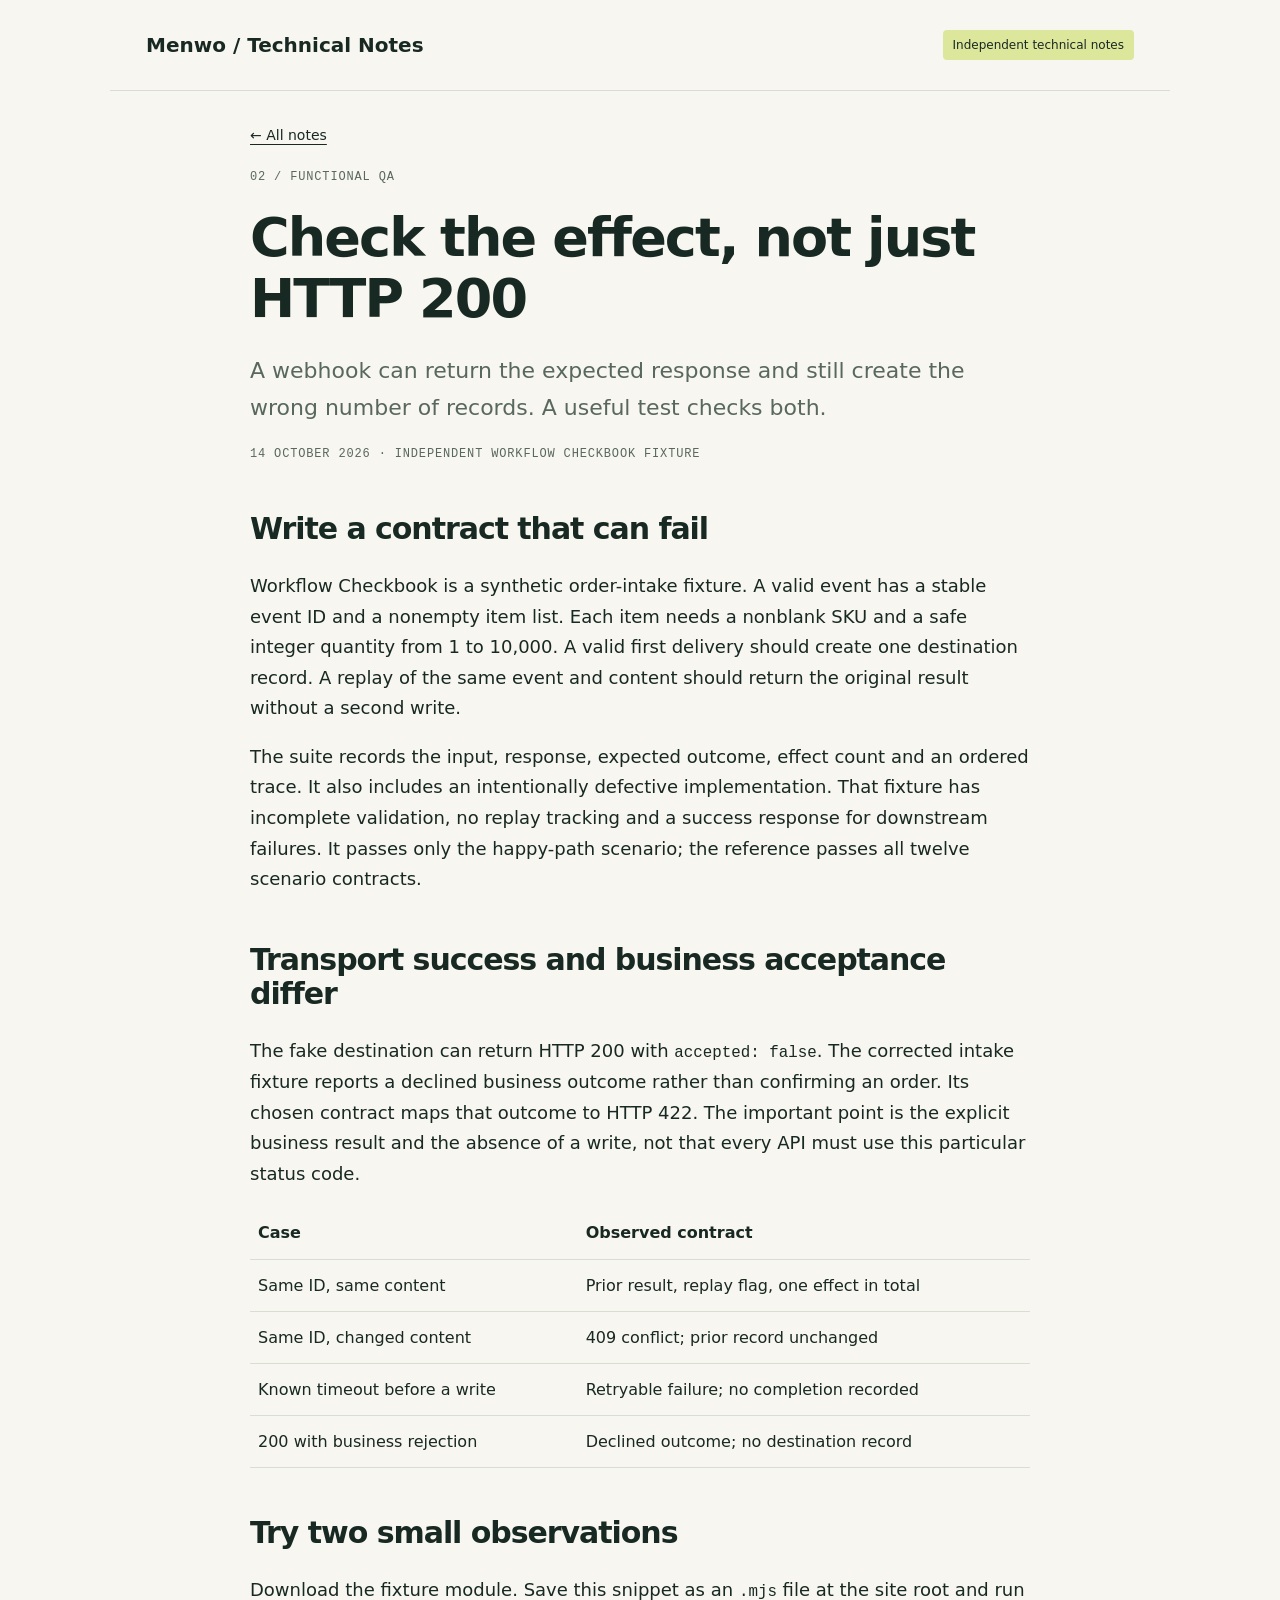
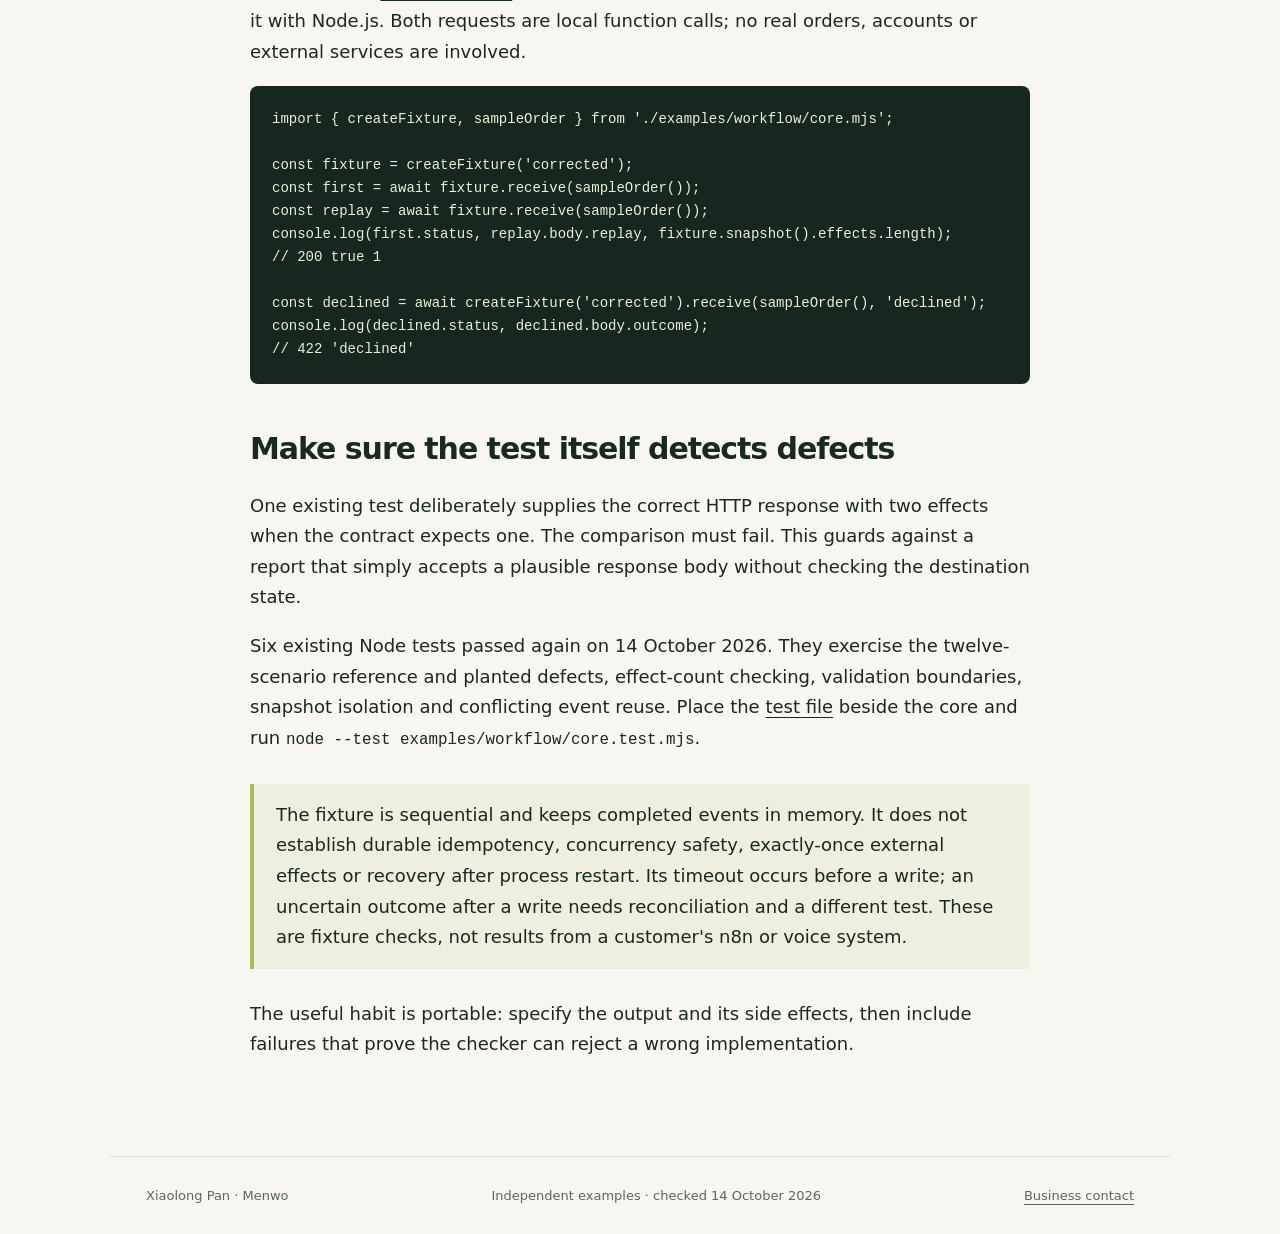
<file: technical-notes/notes/workflow-effects.html>
<!doctype html><html lang="en" translate="no"><head><meta charset="utf-8"><meta name="viewport" content="width=device-width,initial-scale=1"><title>Check the effect, not just HTTP 200 — Menwo Technical Notes</title><link rel="stylesheet" href="../style.css"></head><body><header><a class="brand" href="../index.html">Menwo / Technical Notes</a><span class="draft">Independent technical notes</span></header><main><article><a class="back" href="../index.html">← All notes</a><p class="label">02 / Functional QA</p><h1>Check the effect, not just HTTP 200</h1><p class="intro">A webhook can return the expected response and still create the wrong number of records. A useful test checks both.</p><p class="meta">14 October 2026 · Independent Workflow Checkbook fixture</p>
<h2>Write a contract that can fail</h2><p>Workflow Checkbook is a synthetic order-intake fixture. A valid event has a stable event ID and a nonempty item list. Each item needs a nonblank SKU and a safe integer quantity from 1 to 10,000. A valid first delivery should create one destination record. A replay of the same event and content should return the original result without a second write.</p><p>The suite records the input, response, expected outcome, effect count and an ordered trace. It also includes an intentionally defective implementation. That fixture has incomplete validation, no replay tracking and a success response for downstream failures. It passes only the happy-path scenario; the reference passes all twelve scenario contracts.</p>
<h2>Transport success and business acceptance differ</h2><p>The fake destination can return HTTP 200 with <code>accepted: false</code>. The corrected intake fixture reports a declined business outcome rather than confirming an order. Its chosen contract maps that outcome to HTTP 422. The important point is the explicit business result and the absence of a write, not that every API must use this particular status code.</p><table><thead><tr><th>Case</th><th>Observed contract</th></tr></thead><tbody><tr><td>Same ID, same content</td><td>Prior result, replay flag, one effect in total</td></tr><tr><td>Same ID, changed content</td><td>409 conflict; prior record unchanged</td></tr><tr><td>Known timeout before a write</td><td>Retryable failure; no completion recorded</td></tr><tr><td>200 with business rejection</td><td>Declined outcome; no destination record</td></tr></tbody></table>
<h2>Try two small observations</h2><p>Download the <a href="../examples/workflow/core.mjs">fixture module</a>. Save this snippet as an <code>.mjs</code> file at the site root and run it with Node.js. Both requests are local function calls; no real orders, accounts or external services are involved.</p><pre><code>import { createFixture, sampleOrder } from &#x27;./examples/workflow/core.mjs&#x27;;

const fixture = createFixture(&#x27;corrected&#x27;);
const first = await fixture.receive(sampleOrder());
const replay = await fixture.receive(sampleOrder());
console.log(first.status, replay.body.replay, fixture.snapshot().effects.length);
// 200 true 1

const declined = await createFixture(&#x27;corrected&#x27;).receive(sampleOrder(), &#x27;declined&#x27;);
console.log(declined.status, declined.body.outcome);
// 422 &#x27;declined&#x27;</code></pre>
<h2>Make sure the test itself detects defects</h2><p>One existing test deliberately supplies the correct HTTP response with two effects when the contract expects one. The comparison must fail. This guards against a report that simply accepts a plausible response body without checking the destination state.</p><p>Six existing Node tests passed again on 14 October 2026. They exercise the twelve-scenario reference and planted defects, effect-count checking, validation boundaries, snapshot isolation and conflicting event reuse. Place the <a href="../examples/workflow/core.test.mjs">test file</a> beside the core and run <code>node --test examples/workflow/core.test.mjs</code>.</p><div class="note"><p>The fixture is sequential and keeps completed events in memory. It does not establish durable idempotency, concurrency safety, exactly-once external effects or recovery after process restart. Its timeout occurs before a write; an uncertain outcome after a write needs reconciliation and a different test. These are fixture checks, not results from a customer's n8n or voice system.</p></div><p>The useful habit is portable: specify the output and its side effects, then include failures that prove the checker can reject a wrong implementation.</p></article></main><footer><span>Xiaolong Pan · Menwo</span><span>Independent examples · checked 14 October 2026</span><a href="mailto:menwo535@gmail.com">Business contact</a></footer></body></html>
</file>
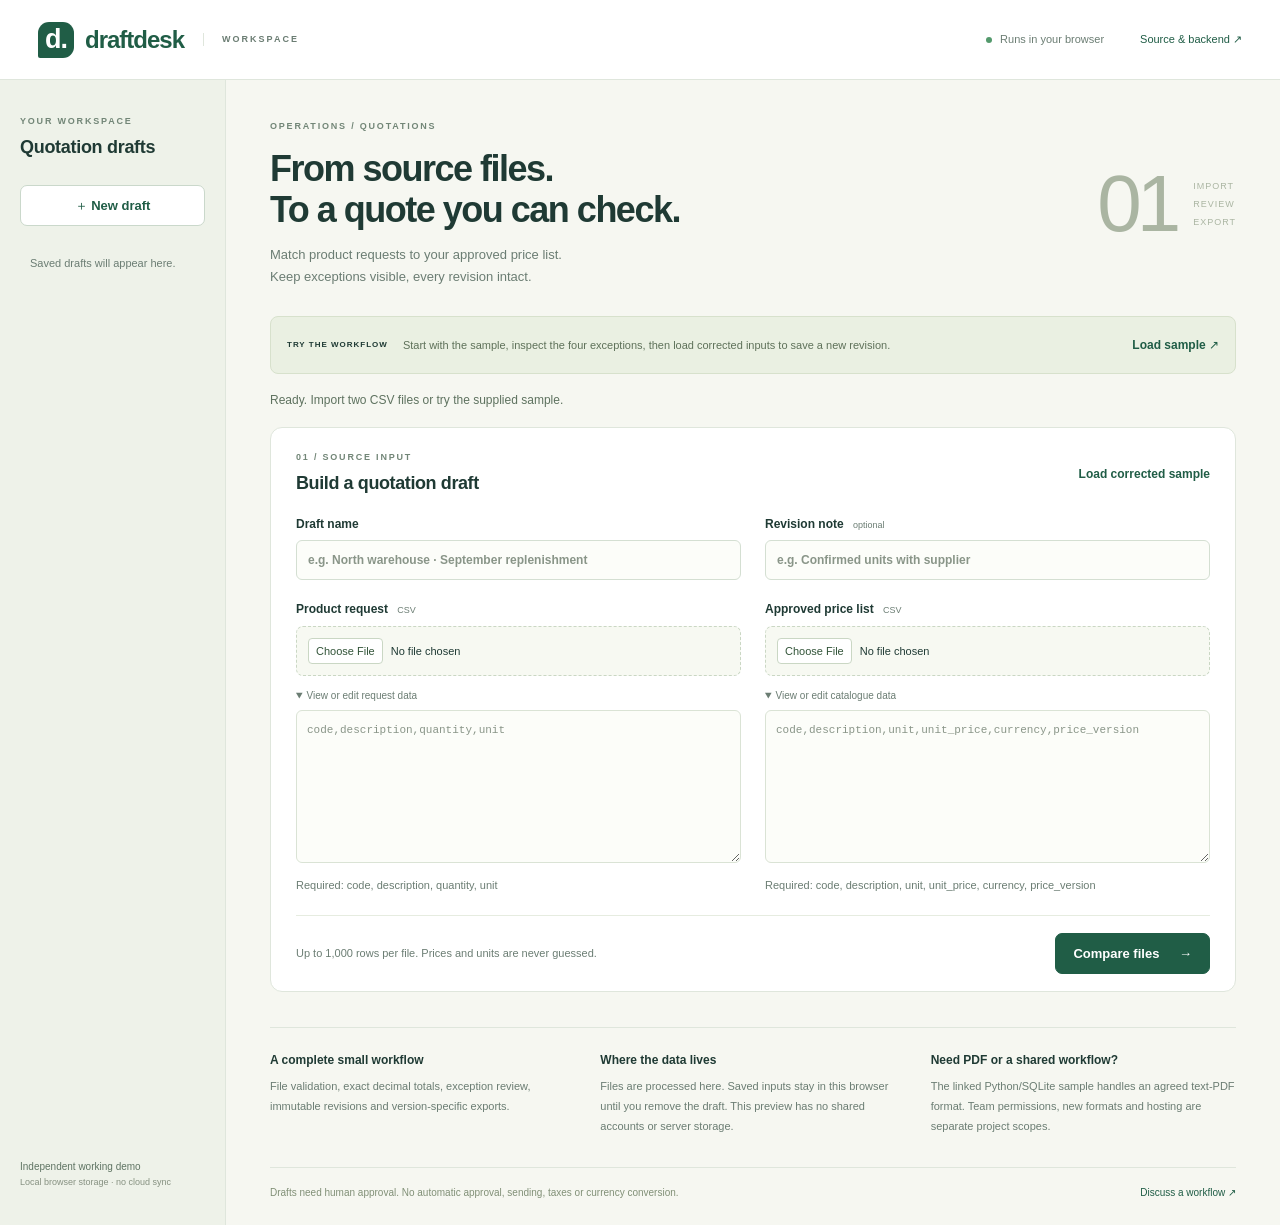
<file: technical-notes/portfolio-assets/draftdesk.html>
<!doctype html>
<html lang="en" translate="no">
<head><meta charset="utf-8"><meta name="viewport" content="width=device-width,initial-scale=1"><meta name="description" content="A working quotation review workspace. Import CSVs, inspect exceptions, preserve revisions and export reviewed rows."><title>Draftdesk — quotation review workspace</title><style>:root{--ink:#1f3a34;--muted:#6b7d73;--green:#205d46;--line:#dfe6dc;--cream:#f6f7f1;--amber:#9a651e;font-family:Inter,'Segoe UI',Arial,sans-serif;font-synthesis:none;color:var(--ink);background:var(--cream);line-height:1.5}*{box-sizing:border-box}body{margin:0}button,input,textarea,select{font:inherit}button,a,input,summary,select{touch-action:manipulation}button{cursor:pointer;border:1px solid var(--green);border-radius:7px;padding:10px 17px;background:var(--green);color:white;font-weight:600;font-size:13px}button:hover{filter:brightness(.93)}button:disabled{opacity:.45;cursor:default}button:focus-visible,a:focus-visible,input:focus-visible,textarea:focus-visible,select:focus-visible,summary:focus-visible,.table-scroll:focus-visible{outline:3px solid #cf9a43;outline-offset:3px}.secondary{background:#fff;color:var(--green);border-color:#cad8cb}.text-button{padding:6px 0;background:none;color:var(--green);border:0;font-size:12px;text-align:left}.full{width:100%}h1,h2,h3,p{margin:0}a{color:var(--green);text-decoration:none}a:hover{text-decoration:underline}header{height:80px;padding:0 38px;background:#fff;border-bottom:1px solid var(--line);display:flex;align-items:center;justify-content:space-between;gap:20px}.brand{display:flex;align-items:center;gap:11px;font-size:24px;font-weight:650;letter-spacing:-1px}.brand:hover{text-decoration:none}.mark{display:grid;place-items:center;width:36px;height:36px;background:var(--green);border-radius:11px 11px 11px 2px;color:white;font-size:27px;line-height:1}.tag{font-size:9px;letter-spacing:2px;color:var(--muted);padding-left:18px;margin-left:8px;border-left:1px solid var(--line)}.header-right{display:flex;align-items:center;gap:8px;font-size:11px;color:var(--muted)}.header-right a{margin-left:28px}.local-dot{width:6px;height:6px;background:#53996c;border-radius:50%}.layout{display:grid;grid-template-columns:226px minmax(0,1fr);min-height:calc(100vh - 80px)}aside{background:#eef2e9;border-right:1px solid var(--line);padding:35px 20px;display:flex;flex-direction:column}aside h2{font-size:18px;margin:5px 0 24px;letter-spacing:-.3px}.overline{font-size:9px;letter-spacing:1.8px;font-weight:650;color:#728677}.draft-list{margin-top:19px;display:grid;gap:7px}.draft-list button{text-align:left;background:none;color:var(--ink);border-color:transparent;white-space:normal;word-break:break-word;padding:12px;font-size:12px}.draft-list button.active{background:#fff;border-color:#cedaca}.draft-list button span{display:block;color:var(--muted);font-size:10px;font-weight:400;margin-top:4px}.aside-bottom{margin-top:auto;padding-top:45px;font-size:10px;color:#5f7463}.aside-bottom span{color:#869181;font-size:9px}.hint{font-size:11px;color:var(--muted);line-height:1.6}.draft-list>.hint{padding:10px}main{padding:40px 44px 25px;max-width:1320px;width:100%;margin:auto}.hero{display:flex;align-items:center;justify-content:space-between;gap:20px;margin-bottom:28px}h1{font-size:36px;line-height:1.15;letter-spacing:-1.5px;font-weight:600;margin:14px 0}.intro{font-size:13px;color:var(--muted);line-height:1.7}.hero-index{display:flex;gap:17px;align-items:center;color:#aab5a2}.hero-index span{font-size:80px;font-weight:300;letter-spacing:-5px}.hero-index p{font-size:9px;letter-spacing:1px;line-height:2}.demo-note{padding:13px 16px;display:flex;align-items:center;gap:15px;background:#eaf0e2;border:1px solid #d7e1cc;border-radius:8px;margin-bottom:17px}.demo-label{font-size:8px;font-weight:700;letter-spacing:1px;white-space:nowrap}.demo-note p{font-size:11px;color:#5e7159;flex:1}.demo-note button{white-space:nowrap}.notice{font-size:12px;margin-bottom:16px;color:#5e725f;min-height:20px;overflow-wrap:anywhere}.notice.error{color:#93492a;background:#fff0e5;padding:11px 15px;border-radius:7px}.card{border:1px solid var(--line);background:white;border-radius:12px;overflow:hidden}.section-heading{display:flex;align-items:center;justify-content:space-between;gap:12px;padding:23px 25px 18px}h2{font-size:18px;font-weight:600;letter-spacing:-.4px}.section-heading h2{margin-top:5px}.project-row{display:grid;grid-template-columns:1fr 1fr;gap:24px;padding:0 25px 20px}.project-row label{margin:0}label{display:block;font-size:12px;font-weight:600;margin:0 0 8px}label>span{font-size:9px;color:var(--muted);font-weight:400;margin-left:6px}.project-row input{display:block;margin-top:7px;width:100%}input:not([type=file]),select{border:1px solid #d4dfd2;border-radius:6px;background:#fcfdf9;color:var(--ink);padding:10px 11px;font-size:12px;min-width:0}input::placeholder,textarea::placeholder{color:#899588}.file-grid{display:grid;grid-template-columns:1fr 1fr;gap:24px;padding:0 25px}.file-grid>div{min-width:0}input[type=file]{font-size:11px;padding:11px;background:#f7f9f2;border:1px dashed #cad7c4;border-radius:7px;width:100%}input::file-selector-button{background:#fff;border:1px solid #cad7c4;border-radius:4px;color:#315337;font:inherit;padding:4px 7px;margin-right:8px}details{margin:12px 0 7px}summary{cursor:pointer;font-size:10px;color:var(--muted);margin-bottom:7px}textarea{font:11px/1.7 Consolas,monospace;border:1px solid #dae3d5;border-radius:6px;background:#fcfdf9;color:#41583d;padding:10px;width:100%;resize:vertical;min-height:145px;tab-size:2}.input-actions{border-top:1px solid #e6ece0;margin:20px 25px 0;padding:17px 0;display:flex;align-items:center;justify-content:space-between;gap:20px}.input-actions p{font-size:11px;color:var(--muted)}.input-actions button span{margin-left:16px}.review-title{margin:28px 0 17px;display:flex;align-items:center;justify-content:space-between;gap:20px}.review-title h2{margin:5px 0;font-size:22px}.pill{border:1px solid #cedaca;border-radius:20px;font-size:10px;padding:5px 10px;background:#fff;white-space:nowrap}.metrics{display:grid;grid-template-columns:1fr 1fr 1.7fr;gap:13px;margin-bottom:17px}.metrics>div{padding:19px 21px;background:#fcfdf7;border:1px solid var(--line);border-radius:9px}.metrics span{font-size:9px;letter-spacing:1px;color:var(--muted);display:block}.metrics strong{font-size:30px;font-weight:550;letter-spacing:-.5px;display:block;margin-top:5px;overflow-wrap:anywhere}.metrics .total{background:#e6edde;border-color:#cddcc3}.metrics .total strong{font-size:26px}.metrics p{font-size:10px;color:#5e7357;margin-top:3px}.table-controls{display:flex;align-items:center;justify-content:space-between;padding:16px 20px;border-bottom:1px solid var(--line);gap:20px}.filter-tabs{display:flex;gap:4px}.filter-tabs button{border:0;background:transparent;color:var(--muted);font-size:11px;padding:7px 10px}.filter-tabs button[aria-pressed=true]{background:#eaf0e3;color:var(--green)}.search{margin:0}.search input{max-width:220px;width:100%;font-size:11px;padding:8px 10px}.table-scroll{overflow:auto}table{width:100%;border-collapse:collapse;font-size:12px;white-space:nowrap}th{background:#fafbf6;text-align:left;padding:12px 20px;font-size:9px;letter-spacing:.6px;color:#7a8970;font-weight:500}td{padding:15px 20px;border-top:1px solid #edf1e7;vertical-align:top}td:first-child{min-width:165px;white-space:normal}td:last-child{min-width:150px;max-width:240px;white-space:normal}td small{display:block;font-size:10px;color:var(--muted);margin-top:4px}tr.needs-review td:first-child{border-left:3px solid #c78d35;padding-left:17px}.row-status{display:inline-block;font-size:10px;border-radius:4px;padding:3px 6px;background:#edf3e8;color:#486d3f}.needs-review .row-status{background:#fff0d7;color:#956123}.review-actions{padding:17px 20px;border-top:1px solid var(--line);display:flex;align-items:center;justify-content:space-between;gap:16px}.review-actions p{font-size:10px;color:var(--muted);max-width:45%}.review-actions>div{display:flex;gap:8px}.review-actions button{font-size:12px}.history{display:flex;gap:12px;align-items:center;margin-top:17px;flex-wrap:wrap}.history label{margin:0;font-size:11px}.history select{font-size:11px;max-width:360px}.history p{font-size:10px;color:var(--muted)}.scope{display:grid;grid-template-columns:repeat(3,1fr);gap:25px;margin-top:35px;padding-top:23px;border-top:1px solid var(--line)}.scope h3{font-size:12px;font-weight:600;margin-bottom:8px}.scope p{font-size:11px;color:var(--muted);line-height:1.8}footer{display:flex;gap:20px;align-items:center;margin-top:30px;padding-top:17px;border-top:1px solid var(--line);font-size:10px;color:#819077;flex-wrap:wrap}footer p{flex:1}footer a{white-space:nowrap}.empty{text-align:center;padding:28px;color:var(--muted);font-size:12px}dialog{border:1px solid var(--line);border-radius:12px;max-width:440px;padding:26px;color:var(--ink)}dialog::backdrop{background:#15251866}dialog p{font-size:13px;color:var(--muted);margin:14px 0 24px}.dialog-actions{display:flex;justify-content:flex-end;gap:10px}.sr-only{position:absolute;width:1px;height:1px;padding:0;margin:-1px;overflow:hidden;clip:rect(0,0,0,0);white-space:nowrap;border:0}[hidden]{display:none!important}@media(max-width:1150px){main{padding:30px 25px}.layout{grid-template-columns:195px minmax(0,1fr)}aside{padding:30px 15px}.hero-index{display:none}.tag{display:none}.demo-note{flex-wrap:wrap}.demo-note p{flex-basis:65%}}@media(max-width:760px){header{padding:0 18px;height:68px}.brand{font-size:22px}.header-right>span{display:none}.header-right a{margin:0;font-size:10px}.layout{display:block}aside{padding:16px 18px;border-right:0;border-bottom:1px solid var(--line);display:block}aside h2{font-size:16px;display:inline-block;margin:4px 16px 0 0}aside>.overline,.aside-bottom{display:none}aside .full{width:auto;font-size:11px;padding:7px 12px}.draft-list{display:flex;overflow:auto;margin-top:12px}.draft-list button{min-width:165px;max-width:200px;flex-shrink:0;padding:8px 10px}.draft-list>.hint{padding:0}main{padding:25px 18px}.hero{margin-bottom:20px}h1{font-size:30px}.intro{font-size:12px}.demo-note{gap:8px}.demo-note p{flex-basis:100%}.project-row,.file-grid{grid-template-columns:1fr;gap:17px;padding-left:18px;padding-right:18px}.section-heading{padding:20px 18px;align-items:flex-start}.section-heading button{max-width:110px;font-size:10px}.input-actions{margin-left:18px;margin-right:18px;align-items:flex-start;flex-direction:column;gap:12px}.input-actions button{align-self:stretch}.metrics{grid-template-columns:1fr 1fr;gap:9px}.metrics>div{padding:14px}.metrics .total{grid-column:1/-1}.table-controls{flex-wrap:wrap;gap:10px;padding:12px}.search,.search input{max-width:none;width:100%}.review-actions{flex-direction:column;align-items:stretch;padding:15px}.review-actions p{max-width:none}.review-actions>div{justify-content:space-between}.history{gap:9px}.history select{max-width:100%}.history p{width:100%}.scope{grid-template-columns:1fr;gap:17px}.review-title{gap:10px}.review-title h2{font-size:20px}footer{gap:10px}footer p{flex-basis:100%}dialog{max-width:calc(100% - 32px)}}

.row-edit{display:block;margin-top:7px;border:0;border-bottom:1px solid #cad8cb;border-radius:0;padding:2px 0;background:none;color:var(--green);font-size:10px}.row-edit:disabled{border-color:transparent}#row-editor{width:460px;max-width:calc(100% - 32px);max-height:calc(100dvh - 32px);overflow:auto}#row-editor .overline{margin:0 0 8px}#row-editor .row-reason{margin:10px 0 20px;font-size:12px}.row-fields label{font-size:12px;margin-bottom:14px}.row-fields input,.row-fields textarea{display:block;width:100%;margin-top:6px}.row-fields textarea{min-height:70px;font-family:inherit;font-size:12px}.row-field-pair{display:grid;grid-template-columns:1fr 1fr;gap:15px}#row-editor .editor-help{font-size:11px;margin:2px 0 16px}#row-editor .editor-error{color:#93492a;font-size:12px;margin:0 0 14px}#row-editor .editor-error:empty{display:none}
</style><script type="module">// Decimal arithmetic and CSV validation for the browser-only Draftdesk preview.
// No network, credentials, filesystem paths or external dependencies.
const HEADERS = {
  request: ['code', 'description', 'quantity', 'unit'],
  catalogue: ['code', 'description', 'unit', 'unit_price', 'currency', 'price_version'],
};
const SAMPLE_REQUEST = `code,description,quantity,unit
MCB-16,Circuit breaker 16A,2,EA
CABLE-25,Cable 2.5 mm2,12.5,M
UNKNOWN-9,Unlisted part,1,EA
MCB-32,Circuit breaker 32A,3,BOX
RELAY-12,Relay 12V,0,EA
CONTACT-1,Contactor,1,EA`;
const SAMPLE_CATALOGUE = `code,description,unit,unit_price,currency,price_version
MCB-16,Circuit breaker 16A,EA,8.75,USD,DEMO-v1
CABLE-25,Cable 2.5 mm2,M,1.20,USD,DEMO-v1
MCB-32,Circuit breaker 32A,EA,12.00,USD,DEMO-v1
RELAY-12,Relay 12V,EA,4.30,USD,DEMO-v1
CONTACT-1,Contactor,EA,18.00,USD,DEMO-v1
CONTACT-1,Contactor,EA,19.00,USD,DEMO-v1`;
const CLEAN_REQUEST = `code,description,quantity,unit
MCB-16,Circuit breaker 16A,2,EA
CABLE-25,Cable 2.5 mm2,12.5,M
MCB-32,Circuit breaker 32A,3,EA
RELAY-12,Relay 12V,1,EA
CONTACT-1,Contactor,1,EA`;
const CLEAN_CATALOGUE = SAMPLE_CATALOGUE.split('\n').slice(0,-1).join('\n');
const normalized = value => value.trim().replace(/\s+/g, ' ').toLowerCase();
const currencies = new Set(['USD', 'EUR', 'GBP', 'CNY']);

function parseCSV(text, kind) {
  if (typeof text !== 'string' || new TextEncoder().encode(text).length > 700000) throw new Error('Use a CSV file smaller than 700 KB.');
  text = text.replace(/^\uFEFF/, '');
  const rows = []; let row = [], field = '', quoted = false, closed = false;
  function pushField() { row.push(field); field = ''; closed = false; }
  function pushRow() { pushField(); if (row.some(v => v.trim())) rows.push(row); row = []; }
  for (let i = 0; i < text.length; i++) {
    const c = text[i];
    if (quoted) {
      if (c === '"') { if (text[i+1] === '"') { field += '"'; i++; } else { quoted = false; closed = true; } }
      else field += c;
    } else if (c === ',') pushField();
    else if (c === '\n' || c === '\r') { if (c === '\r' && text[i+1] === '\n') i++; pushRow(); }
    else if (c === '"') { if (field || closed) throw new Error('Invalid CSV: a quote must start a field.'); quoted = true; }
    else { if (closed) throw new Error('Invalid CSV: unexpected text after a closing quote.'); field += c; }
  }
  if (quoted) throw new Error('Invalid CSV: a quoted field is not closed.');
  if (field || row.length || closed) pushRow();
  if (!rows.length) throw new Error('The CSV is empty. Load a sample or add a header and at least one row.');
  const header = rows.shift().map(v => v.trim());
  const required = HEADERS[kind];
  if (!required || header.length !== required.length || new Set(header).size !== header.length || required.some(v => !header.includes(v))) {
    throw new Error(`Expected these columns: ${(required || []).join(', ')}. Column order may vary.`);
  }
  if (!rows.length) throw new Error('Add at least one data row below the CSV header.');
  if (rows.length > 1000) throw new Error('This preview supports up to 1,000 rows per file.');
  return rows.map((values, index) => {
    if (values.length !== header.length) throw new Error(`CSV record ${index + 2} has ${values.length} fields; expected ${header.length}.`);
    return Object.fromEntries(header.map((h,i) => [h, values[i].trim()]));
  });
}

// Scale all inputs by 10,000. Round each line half-up to cents, never binary floats.
function decimal(value, positive = false) {
  if (!/^(?:0|[1-9]\d{0,8})(?:\.\d{1,4})?$/.test(value)) return null;
  const [whole, fraction = ''] = value.split('.');
  const units = BigInt(whole) * 10000n + BigInt(fraction.padEnd(4, '0'));
  return positive && units === 0n ? null : units;
}
function money(cents) { return `${cents / 100n}.${String(cents % 100n).padStart(2,'0')}`; }
function reconcile(requestText, catalogueText) {
  const requests = parseCSV(requestText, 'request');
  const catalogue = parseCSV(catalogueText, 'catalogue');
  const byCode = new Map(), repeat = new Map(), totals = new Map();
  for (const item of catalogue) { const values = byCode.get(item.code) || []; values.push(item); byCode.set(item.code, values); }
  for (const item of requests) { const key = JSON.stringify([item.code, normalized(item.unit)]); repeat.set(key, (repeat.get(key) || 0) + 1); }
  const rows = requests.map((item, index) => {
    const row = {...item, line:index + 1, status:'review', reason:'', currency:'', unit_price:'', line_total:'', price_version:''};
    const candidates = byCode.get(item.code) || [];
    const quantity = decimal(item.quantity, true);
    if (!item.code) row.reason = 'Missing product code';
    else if (repeat.get(JSON.stringify([item.code, normalized(item.unit)])) > 1) row.reason = 'Repeated request code and unit';
    else if (quantity === null) row.reason = 'Quantity must be positive, up to 9 integer and 4 decimal digits';
    else if (!candidates.length) row.reason = 'Code not in catalogue';
    else if (candidates.length > 1) row.reason = 'Duplicate catalogue code';
    else {
      const match = candidates[0], price = decimal(match.unit_price);
      if (!item.description || normalized(item.description) !== normalized(match.description)) row.reason = 'Description differs from catalogue';
      else if (!item.unit || normalized(item.unit) !== normalized(match.unit)) row.reason = 'Unit differs from catalogue';
      else if (price === null) row.reason = 'Invalid catalogue price';
      else if (!currencies.has(match.currency)) row.reason = 'Currency must be USD, EUR, GBP or CNY';
      else if (!match.price_version) row.reason = 'Missing price version';
      else {
        const cents = (quantity * price + 500000n) / 1000000n;
        row.status = 'matched'; row.reason = 'Matched · approval pending';
        row.currency = match.currency; row.unit_price = match.unit_price; row.line_total = money(cents); row.price_version = match.price_version;
        totals.set(match.currency, (totals.get(match.currency) || 0n) + cents);
      }
    }
    return row;
  });
  const reviewCount = rows.filter(r => r.status === 'review').length;
  return {rows, reviewCount, complete:reviewCount === 0, subtotals:Object.fromEntries([...totals].map(([c,n]) => [c,money(n)]))};
}
function csvCell(value) {
  let text = String(value ?? '');
  if (/^[\s\uFEFF]*[=+\-@]/.test(text) || /^[\t\r\n]/.test(text)) text = "'" + text;
  return /[",\r\n]/.test(text) ? '"' + text.replace(/"/g,'""') + '"' : text;
}
function exportCSV(result) {
  const columns = ['line','code','description','quantity','unit','currency','unit_price','line_total','status','reason','price_version'];
  return '\uFEFF' + [columns.join(','), ...result.rows.map(row => columns.map(c => csvCell(row[c])).join(','))].join('\r\n') + '\r\n';
}

// Editing the source uses lossless CSV quoting; formula neutralisation belongs
// to spreadsheet exports, not the user's product identifiers or descriptions.
function replaceRequestRow(source, line, replacement) {
  const records = parseCSV(source, 'request');
  if (!Number.isInteger(line) || line < 1 || line > records.length) throw new Error('This request line is no longer available. Compare the inputs again.');
  if (!replacement || HEADERS.request.some(key => typeof replacement[key] !== 'string' || replacement[key].length > 2000)) throw new Error('Enter text for each request field, with no more than 2,000 characters per field.');
  records[line - 1] = Object.fromEntries(HEADERS.request.map(key => [key, replacement[key].trim()]));
  const quote = value => /[",\r\n]/.test(value) ? '"' + value.replace(/"/g, '""') + '"' : value;
  const updated = [HEADERS.request.join(','), ...records.map(row => HEADERS.request.map(key => quote(row[key])).join(','))].join('\r\n');
  // Apply the same size/shape boundary before replacing any visible input.
  parseCSV(updated, 'request');
  return updated;
}

const $ = id => document.getElementById(id);
const KEY = 'draftdesk.preview.v1';
let drafts = [], activeId = null, revision = null, result = null, compared = null;
let onlyReview = false, savedView = false, storageBroken = false, saving = false, reading = false, confirmAction = null;
let editingLine = null, editingSource = null;
const clone = value => JSON.parse(JSON.stringify(value));
function message(text, error = false) { $('notice').textContent = text; $('notice').classList.toggle('error',error); }
function readStore() {
  const raw = localStorage.getItem(KEY); if (raw === null) return [];
  const data = JSON.parse(raw);
  if (!Array.isArray(data) || data.length > 25 || data.some(d => !d || typeof d.id !== 'string' || typeof d.title !== 'string' || !Array.isArray(d.revisions) || !d.revisions.length || d.revisions.length > 20 || d.revisions.some((r,i) => !r || r.number !== i + 1 || typeof r.request !== 'string' || typeof r.catalogue !== 'string' || typeof r.created !== 'string'))) throw new Error('Saved data could not be read. Export any visible result before clearing this site’s stored data.');
  return data;
}
try { drafts = readStore(); } catch { storageBroken = true; $('storage-warning').hidden=false; message('Local storage is unavailable or contains unreadable data. Existing stored drafts have not been changed.',true); }
function inputs() { return {request:$('request-text').value, catalogue:$('catalogue-text').value}; }
function changed() { const now = inputs(); return !!compared && (now.request !== compared.request || now.catalogue !== compared.catalogue); }
function unsaved() {
  if (result && !savedView) return true;
  if (changed()) return true;
  if (!result) return !!($('request-text').value.trim() || $('catalogue-text').value.trim() || $('name').value.trim());
  const d = drafts.find(d => d.id === activeId), r = d?.revisions.find(r => r.number === revision);
  return $('name').value.trim() !== (d?.title || '') || $('note').value.trim() !== (r?.note || '');
}
function ask(title, text, fn) {
  if ($('confirm').open) return;
  $('confirm-title').textContent=title; $('confirm-text').textContent=text; confirmAction=fn; $('confirm').showModal();
}
function guarded(fn) { if (unsaved()) ask('Discard unsaved changes?', 'Your current inputs or comparison have not been saved. Existing saved revisions will stay intact.',fn); else fn(); }
$('cancel').addEventListener('click',()=>{confirmAction=null;$('confirm').close();});
$('confirm').addEventListener('cancel',()=>{confirmAction=null;});
$('confirm-action').addEventListener('click',()=>{const fn=confirmAction;confirmAction=null;$('confirm').close();fn?.();});
function refreshButtons() {
  const d=drafts.find(d=>d.id===activeId), historical=savedView && revision!==d?.revisions.at(-1)?.number;
  $('save').disabled = !result || changed() || savedView || saving || reading || storageBroken;
  $('save').textContent=storageBroken?'Saving unavailable':saving?'Saving…':activeId?'Save new revision':'Save first revision';
  $('export').disabled=!result || changed() || reading;
  $('compare').disabled=historical || saving || reading;
  for (const id of ['request-text','catalogue-text','request-file','catalogue-file','name','note','corrected']) $(id).disabled=historical || saving || reading;
  for (const id of ['new','sample','remove']) $(id).disabled=saving || reading;
  for (const button of $('draft-list').querySelectorAll('button')) button.disabled=saving || reading;
  for (const button of $('rows').querySelectorAll('[data-edit-line]')) button.disabled=!canEditRows();
  $('history').disabled=!activeId || saving || reading;
  $('remove').hidden=!activeId;
  if(result) $('version').textContent=changed()?'Inputs changed':savedView?`Saved · v${revision}${historical?' · read only':''}`:'Unsaved preview';
  if (storageBroken) $('history-note').textContent='Draft history cannot be saved in this session. Export CSV to keep the current output, and retain your source files separately.';
  else if (historical) $('history-note').textContent='Read-only snapshot. Select the latest revision before editing.';
  else if (changed()) $('history-note').textContent='Compare the edited inputs again before saving or exporting.';
  else $('history-note').textContent=savedView?'Viewing a saved snapshot. Exports use exactly these rows.':'Save this comparison to keep an immutable snapshot in this browser.';
}
function canEditRows() {
  const latest=drafts.find(d=>d.id===activeId)?.revisions.at(-1)?.number;
  return !!result && !changed() && !(savedView && revision!==latest) && !saving && !reading;
}
function list() {
  $('draft-list').replaceChildren();
  if (!drafts.length) { const p=document.createElement('p');p.className='hint';p.textContent='Saved drafts will appear here.';$('draft-list').append(p); }
  for (const d of [...drafts].reverse()) {
    const b=document.createElement('button');b.textContent=d.title;b.classList.toggle('active',d.id===activeId);
    const s=document.createElement('span');s.textContent=`${d.revisions.length} revision${d.revisions.length===1?'':'s'} · ${new Date(d.revisions.at(-1).created).toLocaleDateString('en-GB',{day:'numeric',month:'short'})}`;b.append(s);
    b.addEventListener('click',()=>guarded(()=>{try{drafts=readStore();openDraft(d.id);}catch(e){message(e.message,true);}}));$('draft-list').append(b);
  }
}
function fillInputs(value) { $('request-text').value=value.request;$('catalogue-text').value=value.catalogue;$('request-file').value='';$('catalogue-file').value=''; }
function reset() {
  activeId=null;revision=null;result=null;compared=null;savedView=false;onlyReview=false;
  fillInputs({request:'',catalogue:''});$('name').value='';$('note').value='';$('search').value='';$('review').hidden=true;
  $('history').replaceChildren(new Option('No saved revisions',''));$('history').disabled=true;list();refreshButtons();message('New draft. Load a sample or import your own CSVs.');
}
function history() {
  const d=drafts.find(d=>d.id===activeId);$('history').replaceChildren();
  if (!d) { $('history').append(new Option('No saved revisions',''));$('history').disabled=true;return; }
  $('history').disabled=false;
  for (const r of [...d.revisions].reverse()) $('history').append(new Option(`v${r.number} · ${new Date(r.created).toLocaleString('en-GB')}${r.note?' · '+r.note.slice(0,45):''}`,String(r.number)));
  $('history').value=String(revision ?? d.revisions.at(-1).number);
}
function openDraft(id, requested) {
  const d=drafts.find(d=>d.id===id);if(!d){message('This draft was removed in another tab. Start a new draft.',true);list();return;}
  const r=d.revisions.find(r=>r.number===requested)||d.revisions.at(-1);
  let evaluated;try { evaluated=reconcile(r.request,r.catalogue); } catch(e){message('Cannot open this saved revision: '+e.message,true);return;}
  activeId=id;revision=r.number;result=evaluated;compared={request:r.request,catalogue:r.catalogue};savedView=true;
  fillInputs(compared);$('name').value=d.title;$('note').value=r.note||'';$('search').value='';onlyReview=false;
  render();history();list();refreshButtons();message(`Opened ${d.title}, revision ${r.number}.`);
}
function rowCell(tr,text,sub='') {const td=document.createElement('td');td.textContent=text;if(sub){const s=document.createElement('small');s.textContent=sub;td.append(s);}tr.append(td);return td;}
function rows() {
  $('rows').replaceChildren();if(!result)return;
  const q=$('search').value.toLocaleLowerCase().trim();
  for(const r of result.rows) {
    if (onlyReview&&r.status!=='review')continue;
    if(q&&!`${r.code} ${r.description}`.toLocaleLowerCase().includes(q))continue;
    const tr=document.createElement('tr');if(r.status==='review')tr.className='needs-review';
    rowCell(tr,r.code||'Missing code',r.description);rowCell(tr,`${r.quantity} ${r.unit}`);
    rowCell(tr,r.unit_price!==''?`${r.currency} ${r.unit_price}`:'—');rowCell(tr,r.line_total!==''?`${r.currency} ${r.line_total}`:'—');
    const td=rowCell(tr,'',r.price_version);const status=document.createElement('span');status.className='row-status';status.textContent=r.reason;td.prepend(status);
    const edit=document.createElement('button');edit.className='row-edit';edit.textContent='Edit request';edit.dataset.editLine=String(r.line);edit.setAttribute('aria-label',`Edit request line ${r.line}: ${r.code || 'missing code'}`);edit.disabled=!canEditRows();edit.addEventListener('click',()=>editRequest(r.line));td.append(edit);$('rows').append(tr);
  }
  $('empty').hidden=!!$('rows').children.length;
  $('filter-all').setAttribute('aria-pressed',String(!onlyReview));$('filter-review').setAttribute('aria-pressed',String(onlyReview));
}
function editRequest(line) {
  if(!canEditRows())return;
  const row=result.rows.find(r=>r.line===line);if(!row)return;
  editingLine=line;editingSource=inputs();
  $('row-editor-title').textContent=`Edit request line ${line}`;
  $('row-editor-reason').textContent=row.reason;
  for(const key of ['code','description','quantity','unit'])$('edit-'+key).value=row[key];
  $('row-editor-error').textContent='';$('row-editor').showModal();
}
$('row-cancel').addEventListener('click',()=>{$('row-editor').close();editingLine=null;editingSource=null;});
$('row-editor').addEventListener('cancel',()=>{editingLine=null;editingSource=null;});
$('row-form').addEventListener('submit',e=>{
  e.preventDefault();
  try {
    const current=inputs();
    if(!canEditRows() || !editingSource || current.request!==editingSource.request || current.catalogue!==editingSource.catalogue)throw new Error('The source or saved revision changed. Close this editor and reopen the latest comparison.');
    const replacement=Object.fromEntries(['code','description','quantity','unit'].map(key=>[key,$('edit-'+key).value]));
    // Textareas normalise CRLF/CR to LF. Compare and save the same visible
    // representation so a successful edit does not look like a stale preview.
    const request=replaceRequestRow(current.request,editingLine,replacement).replace(/\r\n?/g,'\n');
    const evaluated=reconcile(request,current.catalogue),line=editingLine;
    $('request-text').value=request;$('request-file').value='';compared={request,catalogue:current.catalogue};result=evaluated;savedView=false;
    $('row-editor').close();editingLine=null;editingSource=null;render();
    message(`Request line ${line} updated and all lines rechecked. ${result.reviewCount} still need review. ${storageBroken?'Export CSV to keep this output.':'Save a new revision to keep this change.'}`);$(storageBroken?'export':'save').focus();
  }catch(error){$('row-editor-error').textContent=error.message;}
});
function render() {
  if(!result)return;$('review').hidden=false;$('review-title').textContent=$('name').value.trim()||'Untitled quotation';
  $('review-meta').textContent=savedView?'Saved source inputs · recalculated with the same validation rules':storageBroken?'Current input comparison · export CSV to keep the output':'Current input comparison · save to keep this version';
  $('count').textContent=String(result.rows.length);$('exceptions').textContent=String(result.reviewCount);
  $('total-label').textContent=result.complete?'DRAFT TOTAL · APPROVAL PENDING':'MATCHED SUBTOTAL';
  $('amount').textContent=Object.entries(result.subtotals).map(([c,n])=>`${c} ${n}`).join(' / ')||'—';
  $('total-note').textContent=result.complete?'All lines matched. Human approval is still required.':'Unresolved lines excluded. A complete quote total is withheld.';
  rows();refreshButtons();
}
function loadSample(clean=false) {
  fillInputs({request:clean?CLEAN_REQUEST:SAMPLE_REQUEST,catalogue:clean?CLEAN_CATALOGUE:SAMPLE_CATALOGUE});
  if(!$('name').value.trim())$('name').value='North warehouse · electrical parts';
  $('note').value=clean?'Synthetic corrections: removed unknown item, confirmed EA units and quantity, kept one approved contactor price.':'';
  refreshButtons();message(clean?'Corrected synthetic inputs loaded. Review them, then compare and save a new revision.':'Sample loaded: six product lines with four intentional exceptions. Click Compare files.');
}
$('sample').addEventListener('click',()=>guarded(()=>{reset();loadSample();}));
$('corrected').addEventListener('click',()=>{
  // Replacing edited text needs confirmation; loading clean data from the unchanged sample does not.
  const i=inputs(),isSample=i.request===SAMPLE_REQUEST&&i.catalogue===SAMPLE_CATALOGUE;
  if(!isSample&&unsaved())ask('Replace current inputs?', 'This loads a corrected synthetic example. Your saved revisions will not be changed.',()=>loadSample(true));else loadSample(true);
});
$('new').addEventListener('click',()=>guarded(reset));
$('compare').addEventListener('click',()=>{
  try { const data=inputs(), evaluated=reconcile(data.request,data.catalogue);compared=data;result=evaluated;savedView=false;onlyReview=false;$('search').value='';render();message(`${result.rows.length} lines checked. ${result.reviewCount} need review. ${storageBroken?'Export CSV to retain this result.':'Save to retain this result.'}`); }
  catch(e){message(e.message,true);refreshButtons();}
});
for(const id of ['request-text','catalogue-text','name','note'])$(id).addEventListener('input',refreshButtons);
for (const [fileId,textId] of [['request-file','request-text'],['catalogue-file','catalogue-text']]) $(fileId).addEventListener('change',async()=>{
  const file=$(fileId).files[0];if(!file || reading)return;
  reading=true;refreshButtons();
  try {if(!/\.csv$/i.test(file.name)||file.size>700000)throw new Error('Choose a .csv file smaller than 700 KB.');const data=await file.text();$(textId).value=data;message(`${file.name} loaded. Compare files to validate the new inputs.`);}
  catch(e){message(e.message,true);$(fileId).value='';}finally{reading=false;refreshButtons();}
});
$('filter-all').addEventListener('click',()=>{onlyReview=false;rows();});$('filter-review').addEventListener('click',()=>{onlyReview=true;rows();});$('search').addEventListener('input',rows);
$('save').addEventListener('click',async()=>{
  if(!result||changed()||savedView||saving)return;
  const title=$('name').value.trim();if(!title){message('Give this draft a name before saving.',true);$('name').focus();return;}
  saving=true;refreshButtons();
  const save=()=>{
    const live=readStore();const d=live.find(d=>d.id===activeId);
    if(activeId&&(!d||d.revisions.at(-1).number!==revision))throw new Error('This draft changed in another tab. Export the current comparison, then reopen the draft before saving.');
    if(!activeId&&live.length>=25)throw new Error('This preview keeps up to 25 drafts. Export and remove an old draft first.');
    if(d?.revisions.length>=20)throw new Error('This draft reached the 20-revision preview limit. Export it and start a new draft.');
    const entry=d||{id:crypto.randomUUID(),title,revisions:[]};entry.title=title;
    entry.revisions.push({number:entry.revisions.length+1,created:new Date().toISOString(),note:$('note').value.trim(),...clone(compared)});
    if(!d)live.push(entry);
    try {localStorage.setItem(KEY,JSON.stringify(live));}catch{throw new Error('Browser storage is full or unavailable. This result is not saved. Export CSV to keep the output.');}
    drafts=live;activeId=entry.id;revision=entry.revisions.at(-1).number;savedView=true;history();list();render();message(`Saved revision ${revision}. You can reopen it from the sidebar.`);
  };
  try { if(navigator.locks)await navigator.locks.request('draftdesk-preview-save',save);else save(); }catch(e){message(e.message,true);}finally{saving=false;refreshButtons();}
});
$('history').addEventListener('change',()=>{const requested=Number($('history').value);$('history').value=String(revision);guarded(()=>openDraft(activeId,requested));});
$('export').addEventListener('click',()=>{
  if(!result||changed())return;const bytes=exportCSV(result),url=URL.createObjectURL(new Blob([bytes],{type:'text/csv;charset=utf-8'}));
  const a=document.createElement('a');a.href=url;a.download=`draftdesk-${savedView?'v'+revision:'unsaved-preview'}.csv`;document.body.append(a);a.click();a.remove();setTimeout(()=>URL.revokeObjectURL(url),10000);
  message(`CSV export requested for ${savedView?'saved revision '+revision:'this unsaved preview'}; all ${result.rows.length} rows are included.`);
});
$('remove').addEventListener('click',()=>ask('Remove this saved draft?', 'This deletes all revisions of this draft from this browser. Export any results you want to keep first.',async()=>{
  const id=activeId;const remove=()=>{const live=readStore().filter(d=>d.id!==id);localStorage.setItem(KEY,JSON.stringify(live));drafts=live;reset();message('Draft removed from this browser.');};
  try{if(navigator.locks)await navigator.locks.request('draftdesk-preview-save',remove);else remove();}catch(e){message(e.message,true);}
}));
window.addEventListener('storage',e=>{if(e.key!==KEY)return;try{const latest=readStore();const currentRemote=latest.find(d=>d.id===activeId);if(activeId&&currentRemote?.revisions.at(-1)?.number!==drafts.find(d=>d.id===activeId)?.revisions.at(-1)?.number)message('This draft changed in another tab. Reopen it before saving further revisions.',true);drafts=latest;list();refreshButtons();}catch(e){message(e.message,true);}});
window.addEventListener('beforeunload',e=>{if(unsaved()){e.preventDefault();e.returnValue='';}});
list();refreshButtons();
</script></head>
<body>
<header><a class="brand" href="#"><span class="mark">d.</span>draftdesk<span class="tag">WORKSPACE</span></a><div class="header-right"><span class="local-dot"></span><span>Runs in your browser</span><a href="https://github.com/menwo535-jpg/rfq-quote-pilot" target="_blank" rel="noopener">Source &amp; backend ↗</a></div></header>
<div class="layout"><aside><p class="overline">YOUR WORKSPACE</p><h2>Quotation drafts</h2><button id="new" class="secondary full">＋ New draft</button><div id="draft-list" class="draft-list"></div><p class="aside-bottom">Independent working demo<br><span>Local browser storage · no cloud sync</span></p></aside>
<main>
<div class="hero"><div><p class="overline">OPERATIONS / QUOTATIONS</p><h1>From source files.<br>To a quote you can check.</h1><p class="intro">Match product requests to your approved price list.<br>Keep exceptions visible, every revision intact.</p></div><div class="hero-index"><span>01</span><p>IMPORT<br>REVIEW<br>EXPORT</p></div></div>
<div class="demo-note"><span class="demo-label">TRY THE WORKFLOW</span><p>Start with the sample, inspect the four exceptions, then load corrected inputs to save a new revision.</p><button id="sample" class="text-button">Load sample ↗</button></div>
<div id="notice" class="notice" role="status" aria-live="polite">Ready. Import two CSV files or try the supplied sample.</div>
<p id="storage-warning" class="notice error" role="note" hidden>Saving is unavailable in this browser session. You can still compare, edit and export CSV. Keep your source files; exported results do not include draft history.</p>
<section class="card"><div class="section-heading"><div><p class="overline">01 / SOURCE INPUT</p><h2>Build a quotation draft</h2></div><button id="corrected" class="text-button">Load corrected sample</button></div>
<div class="project-row"><label for="name">Draft name<input id="name" maxlength="100" placeholder="e.g. North warehouse · September replenishment"></label><label for="note">Revision note <span class="optional">optional</span><input id="note" maxlength="200" placeholder="e.g. Confirmed units with supplier"></label></div>
<div class="file-grid"><div><label for="request-file">Product request <span>CSV</span></label><input id="request-file" type="file" accept=".csv,text/csv"><details open><summary>View or edit request data</summary><label class="sr-only" for="request-text">Request CSV data</label><textarea id="request-text" rows="7" spellcheck="false" placeholder="code,description,quantity,unit"></textarea></details><p class="hint">Required: code, description, quantity, unit</p></div><div><label for="catalogue-file">Approved price list <span>CSV</span></label><input id="catalogue-file" type="file" accept=".csv,text/csv"><details open><summary>View or edit catalogue data</summary><label class="sr-only" for="catalogue-text">Catalogue CSV data</label><textarea id="catalogue-text" rows="7" spellcheck="false" placeholder="code,description,unit,unit_price,currency,price_version"></textarea></details><p class="hint">Required: code, description, unit, unit_price, currency, price_version</p></div></div>
<div class="input-actions"><p>Up to 1,000 rows per file. Prices and units are never guessed.</p><button id="compare">Compare files <span>→</span></button></div></section>
<section id="review" hidden><div class="review-title"><div><p class="overline">02 / REVIEW &amp; RESOLVE</p><h2 id="review-title">Draft review</h2><p id="review-meta" class="hint"></p></div><span id="version" class="pill">Unsaved preview</span></div>
<div class="metrics"><div><span>REQUEST LINES</span><strong id="count">0</strong></div><div><span>NEEDS REVIEW</span><strong id="exceptions">0</strong></div><div class="total"><span id="total-label">MATCHED SUBTOTAL</span><strong id="amount">—</strong><p id="total-note"></p></div></div>
<div class="card"><div class="table-controls"><div class="filter-tabs" role="group" aria-label="Filter rows"><button id="filter-all" aria-pressed="true">All lines</button><button id="filter-review" aria-pressed="false">Needs review</button></div><label class="search"><span class="sr-only">Search products</span><input id="search" type="search" placeholder="Search code or description"></label></div><div class="table-scroll" tabindex="0" role="region" aria-label="Quotation line items"><table><thead><tr><th>PRODUCT / DESCRIPTION</th><th>QUANTITY</th><th>UNIT PRICE</th><th>LINE TOTAL</th><th>CHECK RESULT</th></tr></thead><tbody id="rows"></tbody></table></div><p id="empty" class="empty" hidden>No lines match this filter.</p><div class="review-actions"><p id="export-note">Exports include all rows in this version, including exceptions.</p><div><button id="export" class="secondary">Export CSV ↓</button><button id="save">Save revision</button></div></div></div>
<div class="history"><label for="history">Revision history</label><select id="history" disabled><option>No saved revisions</option></select><p id="history-note">Save this draft to keep a snapshot on this browser.</p></div></section>
<section class="scope"><div><h3>A complete small workflow</h3><p>File validation, exact decimal totals, exception review, immutable revisions and version-specific exports.</p></div><div><h3>Where the data lives</h3><p>Files are processed here. Saved inputs stay in this browser until you remove the draft. This preview has no shared accounts or server storage.</p></div><div><h3>Need PDF or a shared workflow?</h3><p>The linked Python/SQLite sample handles an agreed text-PDF format. Team permissions, new formats and hosting are separate project scopes.</p></div></section>
<footer><p>Drafts need human approval. No automatic approval, sending, taxes or currency conversion.</p><button id="remove" class="text-button" hidden>Remove this draft</button><a href="mailto:menwo535@gmail.com?subject=Web%20app%20project%20enquiry">Discuss a workflow ↗</a></footer>
</main></div>
<dialog id="confirm"><h2 id="confirm-title">Discard unsaved changes?</h2><p id="confirm-text"></p><div class="dialog-actions"><button id="cancel" class="secondary">Keep working</button><button id="confirm-action">Continue</button></div></dialog>
<dialog id="row-editor" aria-labelledby="row-editor-title"><form id="row-form"><p class="overline">REVIEW / SOURCE CORRECTION</p><h2 id="row-editor-title">Edit request line</h2><p id="row-editor-reason" class="row-reason"></p><div class="row-fields"><label for="edit-code">Product code<input id="edit-code" maxlength="2000" autocomplete="off"></label><label for="edit-description">Product description<textarea id="edit-description" rows="2" maxlength="2000"></textarea></label><div class="row-field-pair"><label for="edit-quantity">Requested quantity<input id="edit-quantity" inputmode="decimal" maxlength="2000" autocomplete="off"></label><label for="edit-unit">Requested unit<input id="edit-unit" maxlength="2000" autocomplete="off"></label></div></div><p class="editor-help">Use confirmed source values. This edits the request only; catalogue prices and saved revisions stay intact. All lines are checked again before saving.</p><p id="row-editor-error" class="editor-error" role="alert"></p><div class="dialog-actions"><button id="row-cancel" type="button" class="secondary">Cancel edit</button><button type="submit">Apply &amp; recheck</button></div></form></dialog>
</body></html>
</file>
<file: technical-notes/style.css>
:root{--paper:#f7f6f0;--ink:#182822;--muted:#59685e;--line:#d8dfd2;--accent:#dce79c}
*{box-sizing:border-box}body{margin:0;background:var(--paper);color:var(--ink);font:18px/1.7 system-ui,sans-serif}a{color:inherit;text-underline-offset:4px}a:hover{color:#526323}a:focus-visible{outline:3px solid #788f30;outline-offset:5px}header,main,footer{max-width:1060px;margin:auto;padding:28px 36px}header{display:flex;align-items:center;justify-content:space-between;border-bottom:1px solid var(--line);gap:20px}.brand{font-size:20px;font-weight:750;text-decoration:none}.label,.meta{font:12px/1.6 ui-monospace,monospace;letter-spacing:.07em;text-transform:uppercase;color:var(--muted)}.draft{background:var(--accent);padding:5px 10px;border-radius:4px;font-size:12px;white-space:nowrap}h1,h2,h3{line-height:1.14;letter-spacing:-.035em}h1{font-size:clamp(38px,6vw,68px);margin:20px 0 22px;font-weight:650;max-width:850px}h2{font-size:30px;margin-top:48px}h3{font-size:23px}.intro{font-size:22px;max-width:740px;color:var(--muted)}.hero{padding:46px 0 32px}.notes{border-top:1px solid var(--line)}.entry{display:grid;grid-template-columns:70px 1fr;gap:24px;padding:30px 0;border-bottom:1px solid var(--line)}.number{font:18px ui-monospace,monospace;color:var(--muted)}.entry h2{margin:6px 0 12px;font-size:29px}.entry p{margin:10px 0;max-width:730px;color:var(--muted)}.entry a{text-decoration:none}.read{font-size:15px;font-weight:650}.about{max-width:760px;padding:18px 0 22px}.about p{color:var(--muted)}article{max-width:780px;margin:auto}article h1{font-size:clamp(35px,5vw,54px)}article p,article li{margin:18px 0}pre{padding:22px;border-radius:8px;background:#16271f;color:#ecf0d7;font:14px/1.65 ui-monospace,monospace;overflow-x:auto}code{font-family:ui-monospace,monospace;font-size:.88em}pre code{font-size:inherit}.note{border-left:4px solid #a8bc5b;background:#eeefdf;padding:16px 22px;margin:30px 0}.note p{margin:0}.result{display:flex;flex-wrap:wrap;gap:12px;margin:28px 0}.result span{padding:8px 14px;background:#e8ecdb;border-radius:4px;font-size:14px}table{width:100%;border-collapse:collapse;font-size:16px}th,td{text-align:left;border-bottom:1px solid var(--line);padding:12px 8px;vertical-align:top}footer{border-top:1px solid var(--line);font-size:13px;color:var(--muted);display:flex;justify-content:space-between;flex-wrap:wrap;gap:12px;margin-top:50px}.back{font-size:14px}.sources{font-size:15px;color:var(--muted)}@media(max-width:600px){header,main,footer{padding:22px}header{flex-wrap:wrap}.hero{padding-top:28px}.entry{grid-template-columns:35px 1fr;gap:12px}.entry h2{font-size:25px}.intro{font-size:19px}body{font-size:17px}pre{padding:16px;font-size:12px}h2{font-size:27px}table{font-size:14px}.draft{white-space:normal}}
</file>
